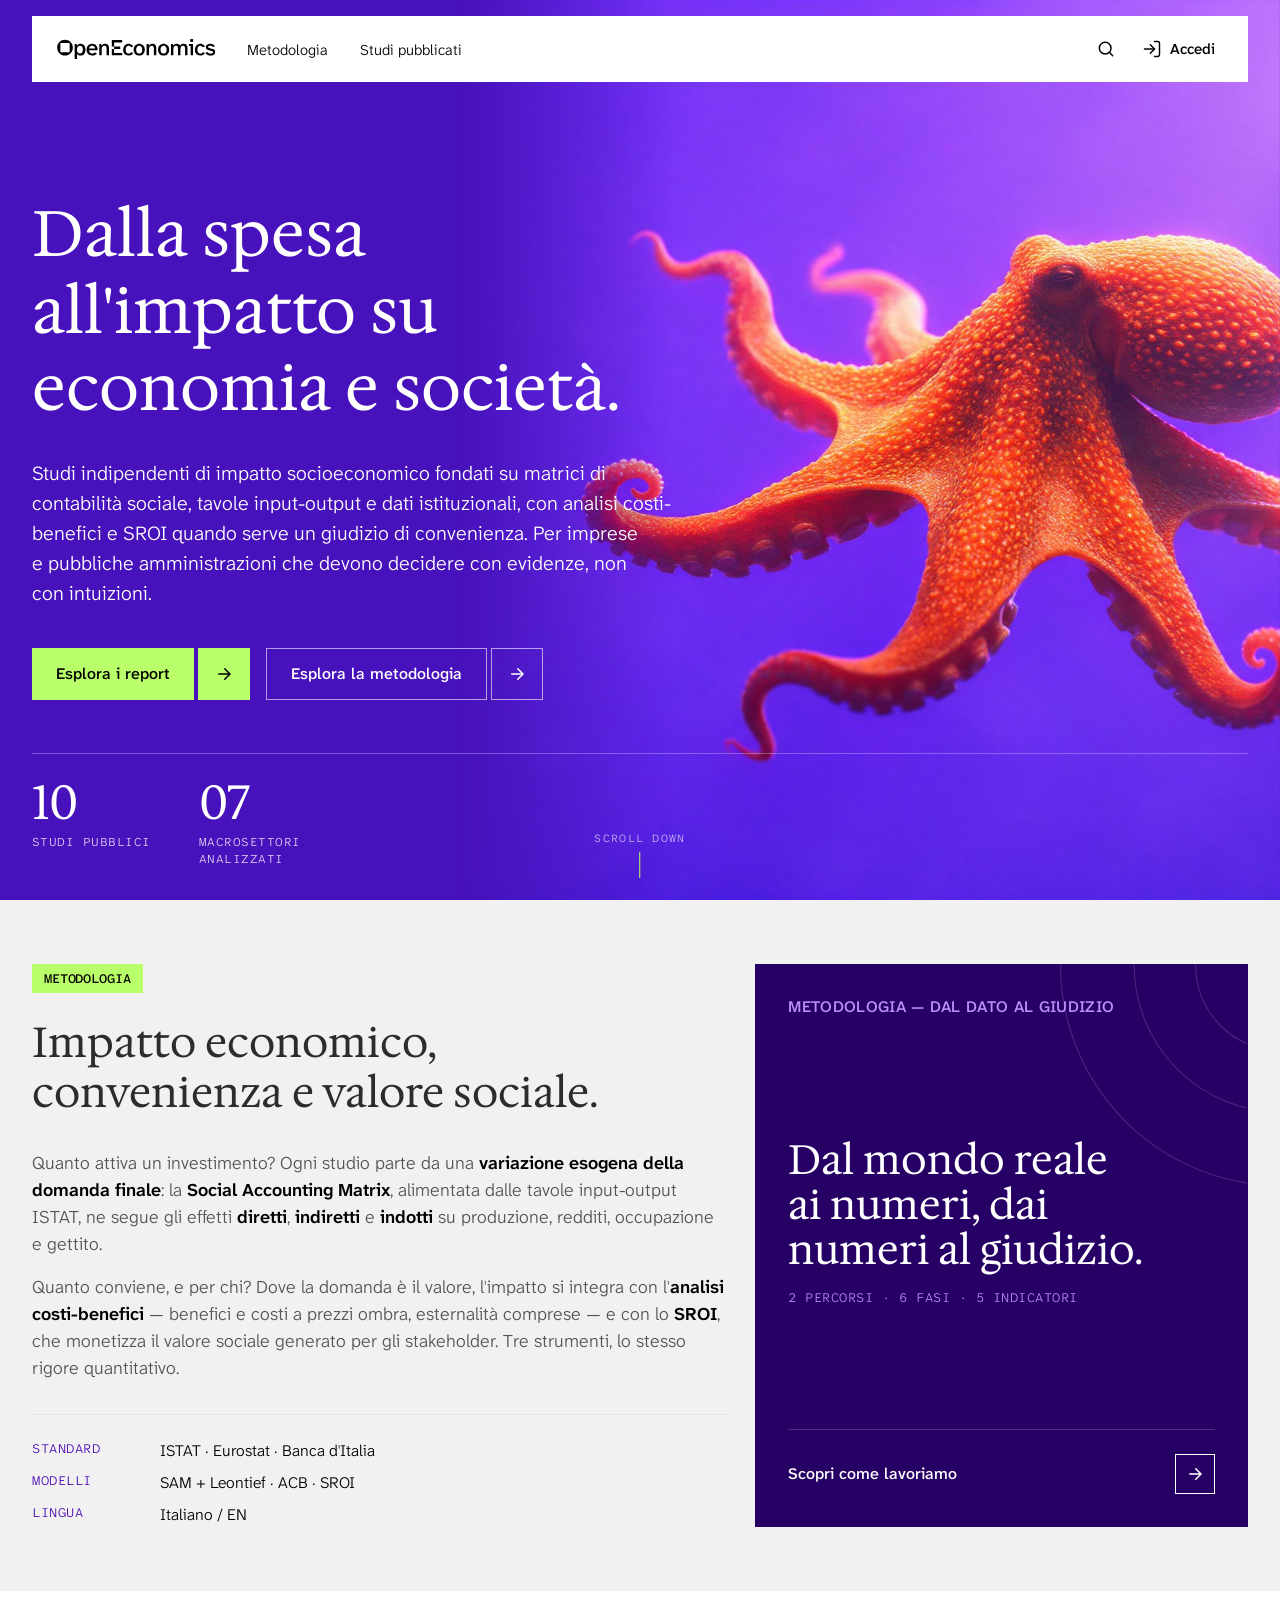
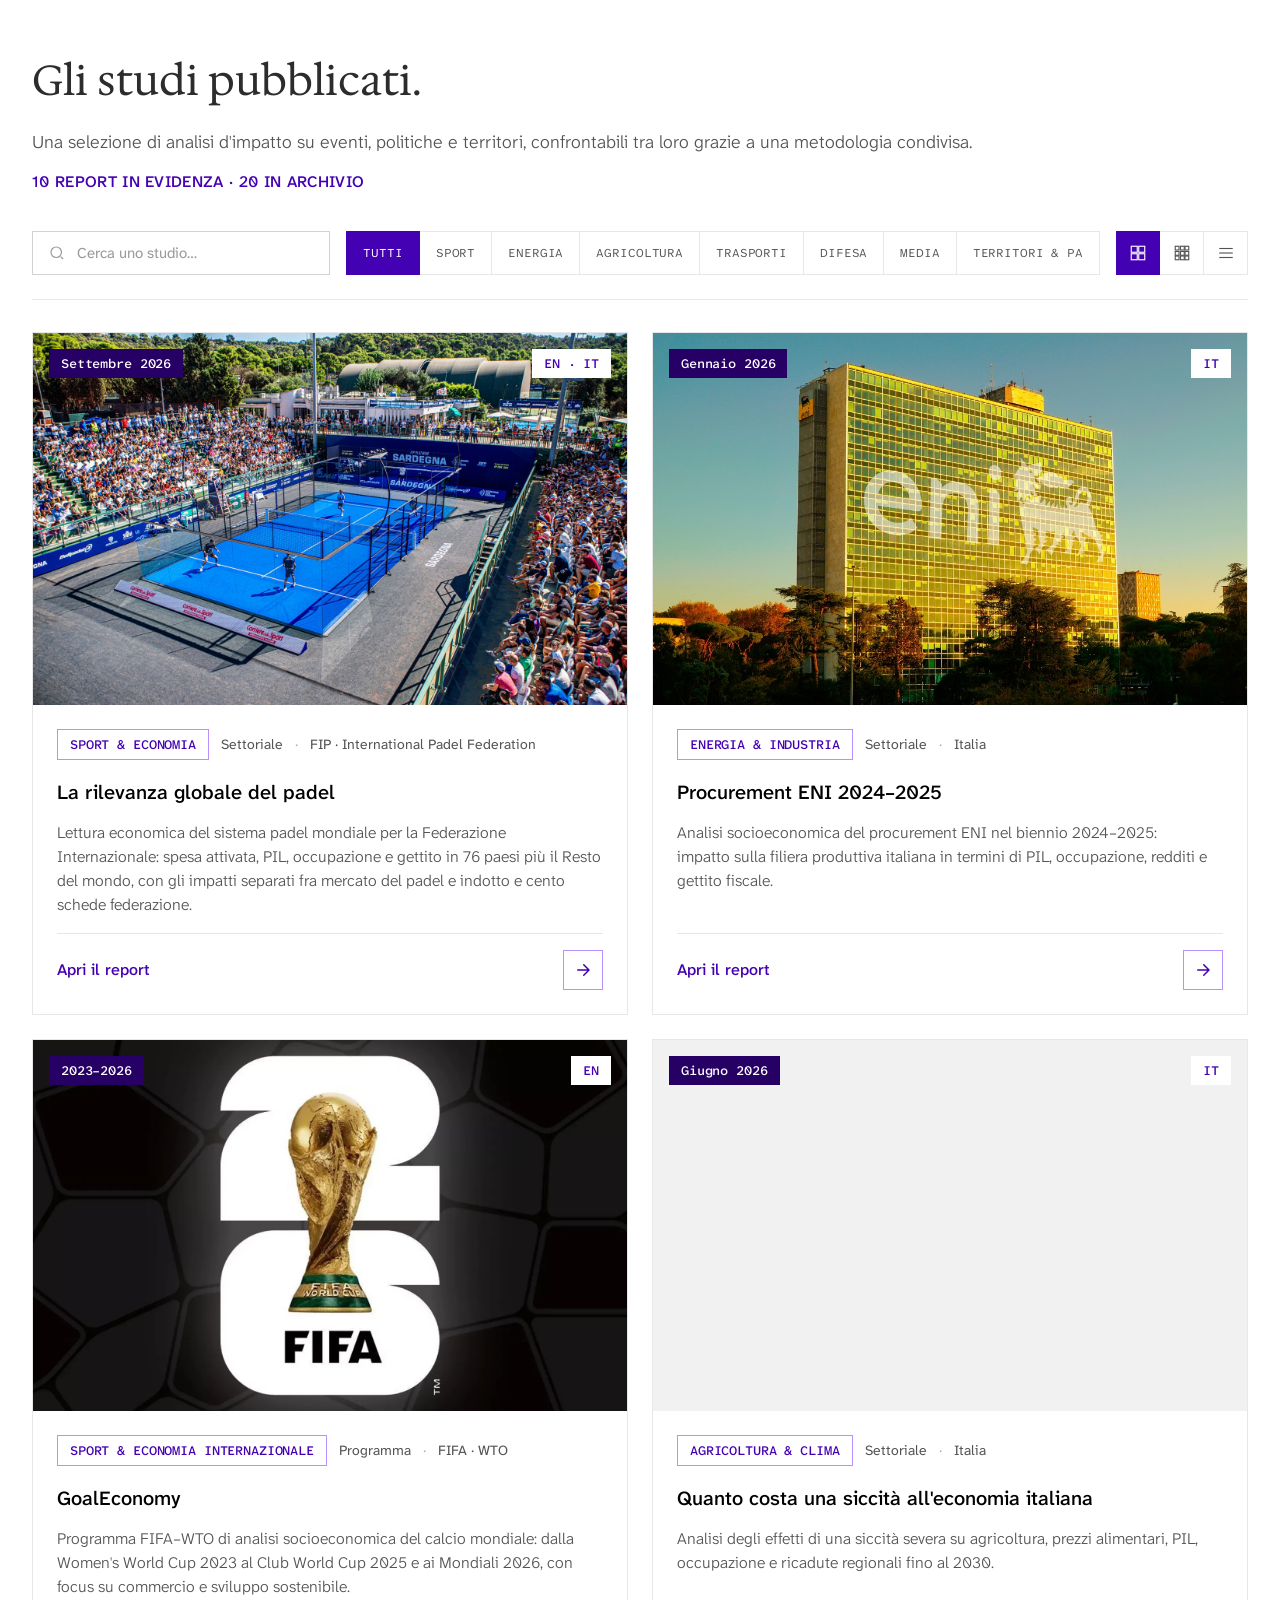
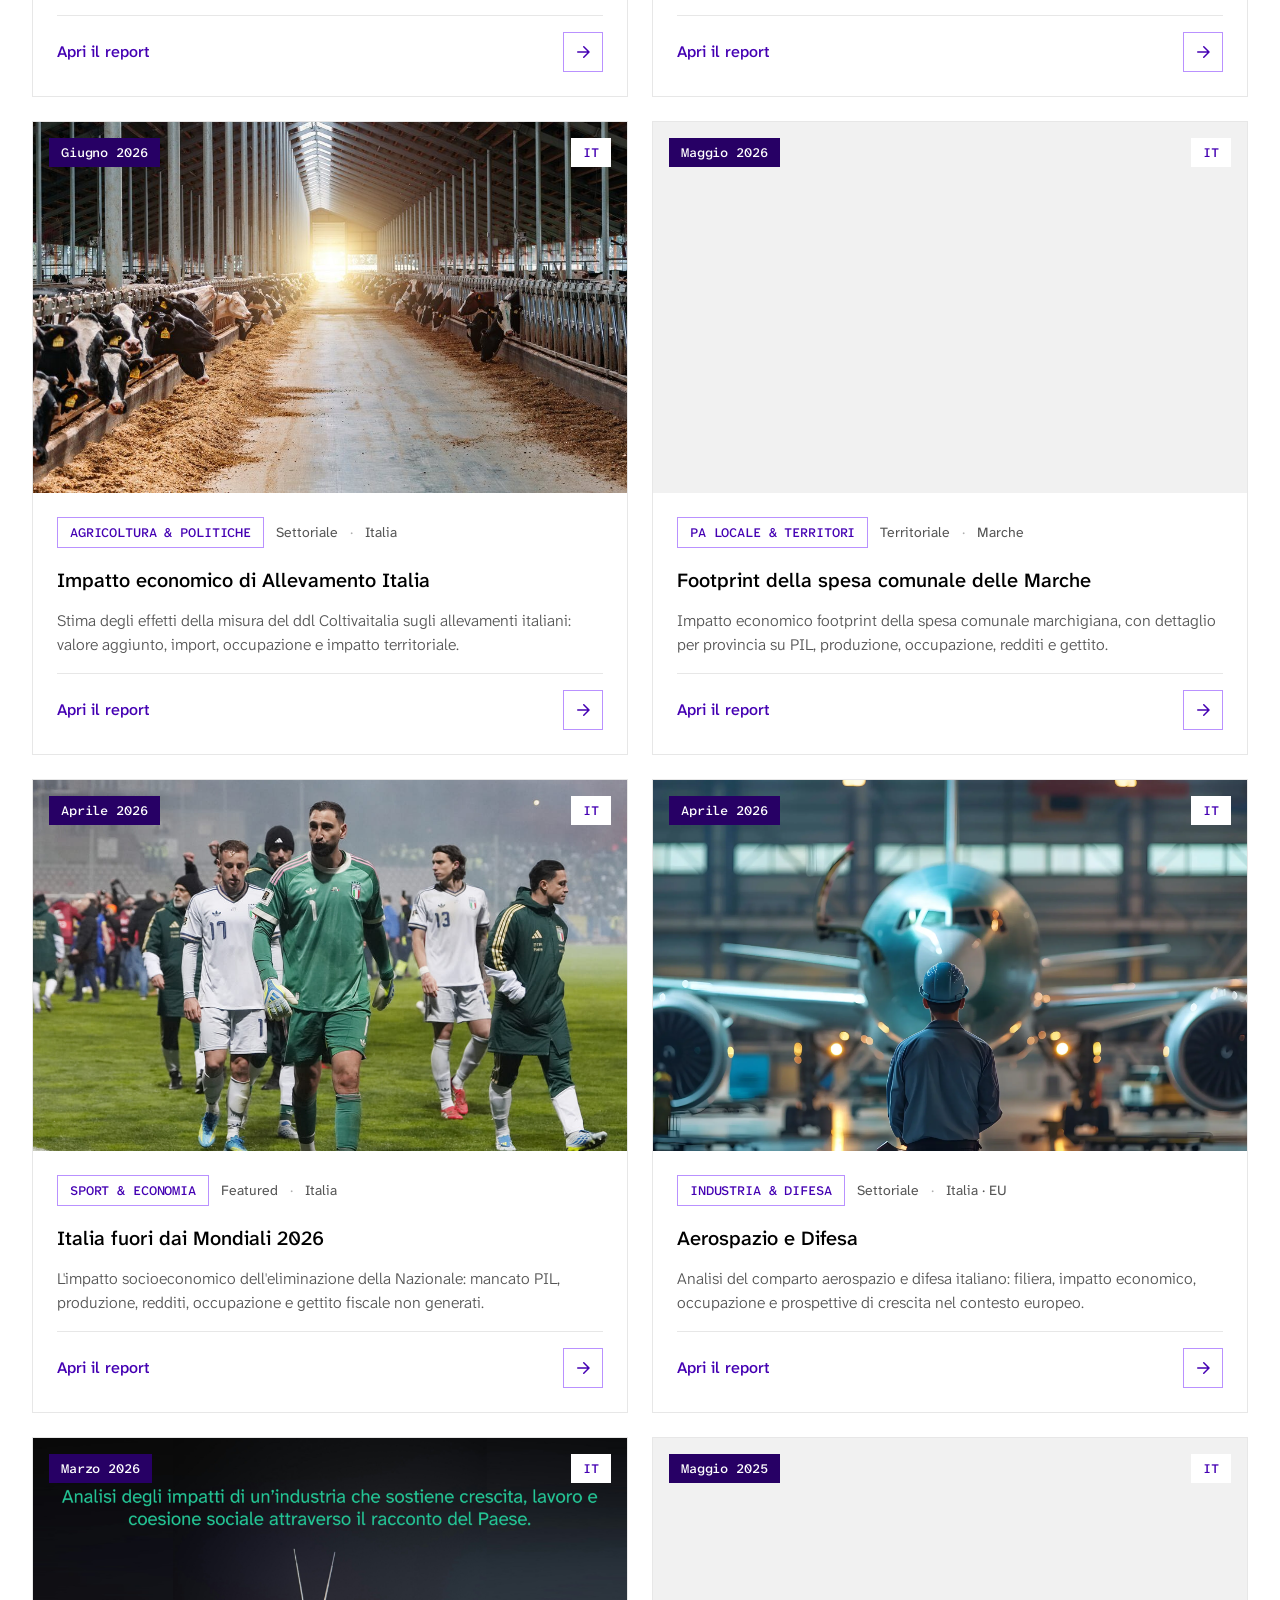
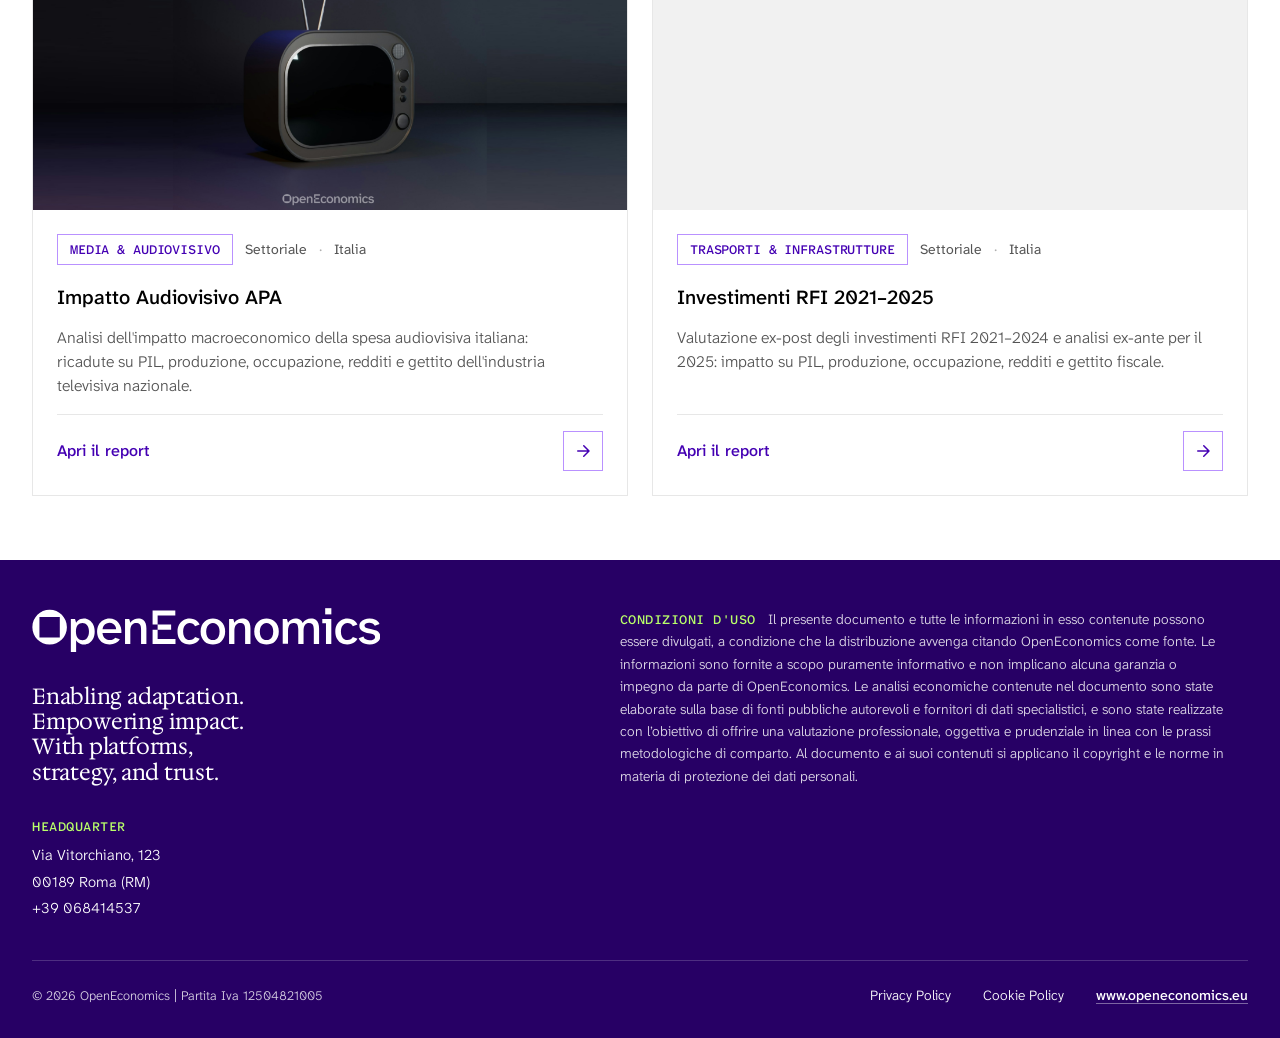
<file: index.html>
<!DOCTYPE html>
<html lang="it">
<head>
<meta charset="UTF-8">
<meta name="viewport" content="width=device-width, initial-scale=1.0">
<meta name="robots" content="noindex, nofollow">
<title>OpenEconomics STUDIES — Analisi d'impatto &amp; ricerca economica</title>
<meta name="description" content="OpenEconomics STUDIES: analisi d'impatto socioeconomico, ricerca quantitativa e studi settoriali basati su modelli di contabilità sociale, tavole input-output e dati istituzionali.">

<link rel="icon" type="image/png" href="media/icons/favicon-black.png">
<link rel="icon" type="image/png" media="(prefers-color-scheme: light)" href="media/icons/favicon-black.png">
<link rel="icon" type="image/png" media="(prefers-color-scheme: dark)" href="media/icons/favicon-white.png">
<link rel="preload" as="image" href="media/img/hero-polpo.jpg">

<!-- Design system OpenEconomics v0.8.0 (copia da design-system/src) -->
<link rel="stylesheet" href="ds-kit/colors_and_type.css">
<link rel="stylesheet" href="ds-kit/components.css">
<link rel="stylesheet" href="studies.css">
</head>
<body>

<!-- ============================================================ BARRA
     Barra bianca sospesa sopra la hero, come sul sito openeconomics.eu.
     Il riquadro bianco sta nel contenitore condiviso (1440 + 32). -->
<header class="site" id="site">
  <div class="oe-container">
    <nav class="site__bar" aria-label="Navigazione principale">
      <a class="site__brand oe-logo-link" href="https://www.openeconomics.eu" target="_blank" rel="noopener">
        <svg class="site__logo" viewBox="0 0 1789 226" fill="currentColor" role="img" aria-label="OpenEconomics" xmlns="http://www.w3.org/2000/svg"><path d="M90.6,9.5c-49,0-88.7,39.8-88.7,89c0,49.1,39.7,89,88.7,89s88.7-39.8,88.7-89C179.3,49.3,139.6,9.5,90.6,9.5z M38.2,151V46h104.6v105H38.2z" /><path d="M199.5,226V57H221l5.6,19.3c2.6-4.6,5.9-8.6,10-11.8c4.1-3.3,8.7-5.7,13.8-7.4s10.7-2.6,16.6-2.6c10.1,0,19.3,2.7,27.6,8c8.4,5.3,15,12.9,20,22.9c4.9,9.9,7.4,21.8,7.4,35.7s-2.5,25.9-7.4,36c-4.9,9.9-11.6,17.6-20,22.9c-8.4,5.1-17.6,7.7-27.6,7.7c-6,0-11.5-0.9-16.6-2.6c-5.1-1.7-9.7-4.2-13.8-7.4c-4.1-3.4-7.4-7.4-10-12.1V226H199.5z M259.1,165.1c9.9,0,17.9-3.9,24-11.6c6.3-7.7,9.5-18.6,9.5-32.6s-3.2-24.9-9.5-32.6c-6.1-7.7-14.2-11.6-24-11.6c-9.9,0-18,3.7-24.3,11c-6.1,7.4-9.2,18.3-9.2,32.9c0,14.4,3.1,25.4,9.2,33.1C241.1,161.4,249.2,165.1,259.1,165.1z" /><path d="M399.1,187.5c-13.5,0-25.1-2.8-34.8-8.5c-9.6-5.8-17-13.7-22.3-23.6c-5.1-10.1-7.7-21.7-7.7-34.7c0-13.5,2.8-25.3,8.4-35.2c5.8-9.9,13.5-17.6,23-22.9c9.7-5.5,20.6-8.2,32.5-8.2c10.1,0,19,2,26.9,5.9c8,3.9,14.7,9.3,20,16.2c5.3,6.8,9.1,14.7,11.5,23.6c2.4,8.7,3.2,18.1,2.6,28H362c0.9,7,2.6,12.9,5.1,17.7c2.6,4.8,5.5,8.6,9,11.3c3.6,2.7,7.3,4.7,11.3,5.9c4.1,1.2,7.9,1.8,11.5,1.8c6.7,0,12.3-1,16.9-3.1c4.8-2.2,8.5-5.1,11.3-8.5l24,7.7c-5.1,8.2-12.2,14.7-21.2,19.5C420.8,185.2,410.5,187.5,399.1,187.5z M362.3,108.6h69.8c-0.2-5.8-1.7-11.1-4.6-15.9c-2.7-5-6.6-8.9-11.5-11.8c-4.9-3.1-10.7-4.6-17.4-4.6c-5.3,0-10.6,1-15.9,3.1c-5.1,2.1-9.6,5.5-13.3,10.3C365.8,94.2,363.5,100.6,362.3,108.6z" /><path d="M477.9,184.4V57h21.7l5.4,18.5c2.2-3.8,5.1-7.2,8.7-10.3c3.8-3.3,8.2-5.8,13.3-7.7c5.3-2.1,11.4-3.1,18.4-3.1c10.4,0,18.7,2.1,24.8,6.2s10.6,9.9,13.3,17.5c2.7,7.5,4.1,16.4,4.1,26.7v79.6h-27.4v-72.2c0-6.3-0.5-12.2-1.5-17.5c-1-5.5-3.3-9.8-6.9-13.1c-3.4-3.3-9-4.9-16.6-4.9c-9.6,0-17,3.4-22.3,10.3c-5.3,6.7-7.9,16.5-7.9,29.5v67.8L477.9,184.4L477.9,184.4z" /><path d="M645.3,158.7V112h-25.9v72.5H737v-25.7h-91.7V158.7z M736.1,38.3V12.6H619.4v71.9h25.9V38.3H736.1z M714.6,84.5h-69.3V112h69.3V84.5z" /><path d="M808.6,187.5c-12.8,0-23.8-2.8-33-8.5c-9-5.8-16-13.7-21-23.6c-4.8-10.1-7.2-21.7-7.2-34.7c0-12.8,2.6-24.2,7.7-34.2c5.3-10.1,12.6-18,22-23.6c9.4-5.7,20.4-8.5,33-8.5c7.5,0,14.5,1.3,21,3.9c6.7,2.4,12.5,5.8,17.7,10.3c5.1,4.5,9.2,9.8,12.3,16.2l-23.8,8.7c-2.6-5.3-6.3-9.3-11.3-12.1c-4.8-2.9-10.1-4.4-16.1-4.4c-5.8,0-11.3,1.5-16.6,4.6c-5.1,3.1-9.3,7.8-12.5,14.1c-3.1,6.3-4.6,14.6-4.6,24.9c0,10.1,1.6,18.5,4.9,25.2c3.2,6.5,7.4,11.3,12.5,14.4c5.1,3.1,10.6,4.6,16.4,4.6c6.5,0,12-1.4,16.6-4.1c4.8-2.9,8.4-6.7,11-11.3l23.8,8.7c-3.6,6.2-8.1,11.5-13.6,15.9c-5.5,4.3-11.5,7.6-18.2,10C823,186.4,816,187.5,808.6,187.5z" /><path d="M929.2,187.5c-7.8,0-15.5-1.3-23-3.9c-7.5-2.6-14.2-6.6-20.2-12.1s-10.8-12.4-14.6-20.8c-3.6-8.4-5.4-18.3-5.4-29.8s1.8-21.4,5.4-29.8c3.8-8.4,8.6-15.3,14.6-20.8s12.7-9.5,20.2-12.1s15.2-3.9,23-3.9s15.4,1.3,22.8,3.9c7.5,2.6,14.2,6.6,20.2,12.1s10.7,12.4,14.3,20.8c3.8,8.4,5.6,18.3,5.6,29.8s-1.9,21.4-5.6,29.8c-3.6,8.4-8.4,15.3-14.3,20.8c-6,5.5-12.7,9.5-20.2,12.1C944.7,186.2,937.1,187.5,929.2,187.5z M929.2,164.9c6,0,11.5-1.5,16.6-4.4c5.3-3.1,9.6-7.9,12.8-14.4s4.9-14.9,4.9-25.2s-1.6-18.6-4.9-24.9c-3.2-6.5-7.5-11.3-12.8-14.4c-5.1-3.1-10.7-4.6-16.6-4.6c-6,0-11.6,1.5-16.9,4.6c-5.3,3.1-9.6,7.9-12.8,14.4c-3.2,6.3-4.9,14.6-4.9,24.9s1.6,18.7,4.9,25.2c3.2,6.5,7.5,11.3,12.8,14.4C917.6,163.4,923.3,164.9,929.2,164.9z" /><path d="M1012.3,184.4V57h21.8l5.4,18.5c2.2-3.8,5.1-7.2,8.7-10.3c3.8-3.3,8.2-5.8,13.3-7.7c5.3-2.1,11.4-3.1,18.4-3.1c10.4,0,18.7,2.1,24.8,6.2c6.1,4.1,10.6,9.9,13.3,17.5c2.7,7.5,4.1,16.4,4.1,26.7v79.6h-27.4v-72.2c0-6.3-0.5-12.2-1.5-17.5c-1-5.5-3.3-9.8-6.9-13.1c-3.4-3.3-8.9-4.9-16.6-4.9c-9.6,0-17,3.4-22.2,10.3c-5.3,6.7-7.9,16.5-7.9,29.5v67.8L1012.3,184.4L1012.3,184.4z" /><path d="M1204.8,187.5c-7.8,0-15.5-1.3-23-3.9c-7.5-2.6-14.2-6.6-20.2-12.1s-10.8-12.4-14.6-20.8c-3.6-8.4-5.4-18.3-5.4-29.8s1.8-21.4,5.4-29.8c3.8-8.4,8.6-15.3,14.6-20.8s12.7-9.5,20.2-12.1s15.2-3.9,23-3.9s15.4,1.3,22.8,3.9c7.5,2.6,14.2,6.6,20.2,12.1s10.8,12.4,14.3,20.8c3.8,8.4,5.6,18.3,5.6,29.8s-1.9,21.4-5.6,29.8c-3.6,8.4-8.4,15.3-14.3,20.8c-6,5.5-12.7,9.5-20.2,12.1C1220.2,186.2,1212.6,187.5,1204.8,187.5z M1204.8,164.9c6,0,11.5-1.5,16.6-4.4c5.3-3.1,9.5-7.9,12.8-14.4c3.2-6.5,4.9-14.9,4.9-25.2s-1.6-18.6-4.9-24.9c-3.2-6.5-7.5-11.3-12.8-14.4c-5.1-3.1-10.7-4.6-16.6-4.6c-6,0-11.6,1.5-16.9,4.6s-9.6,7.9-12.8,14.4c-3.2,6.3-4.9,14.6-4.9,24.9s1.6,18.7,4.9,25.2c3.2,6.5,7.5,11.3,12.8,14.4C1193.2,163.4,1198.8,164.9,1204.8,164.9z" /><path d="M1287.8,184.4V57h21.8l5.4,18.5c2.2-3.8,5-7.2,8.4-10.3c3.6-3.3,7.8-5.8,12.8-7.7c4.9-2.1,10.6-3.1,16.9-3.1c9.9,0,17.8,2,23.8,5.9c6,3.8,10.4,9.2,13.3,16.2c4.9-7.7,11.1-13.3,18.4-16.7c7.5-3.6,15.7-5.4,24.6-5.4c10.2,0,18.3,2.1,24.3,6.2s10.3,9.9,13,17.5s4.1,16.4,4.1,26.7v79.6h-27.1v-72.2c0-6.3-0.6-12.2-1.8-17.5c-1-5.5-3.3-9.8-6.9-13.1c-3.4-3.3-8.8-4.9-16.1-4.9c-8.7,0-15.5,3.3-20.5,10c-4.9,6.5-7.4,16.2-7.4,29v68.6h-27.1v-72.2c0-6.3-0.6-12.2-1.8-17.5c-1-5.5-3.2-9.8-6.7-13.1c-3.4-3.3-8.8-4.9-16.1-4.9c-5.8,0-10.8,1.5-15.1,4.6c-4.3,2.9-7.5,7.4-9.7,13.4c-2.2,5.8-3.3,12.9-3.3,21.3v68.3h-27.2V184.4z" /><path d="M1510,184.4V78.3h-18.9V57h46.3v127.4H1510z" /><path d="M1505.9,1h31.7v31.8h-31.7V1z" /><path d="M1619.1,187.5c-12.8,0-23.8-2.8-33-8.5c-9-5.8-16-13.7-21-23.6c-4.8-10.1-7.2-21.7-7.2-34.7c0-12.8,2.6-24.2,7.7-34.2c5.3-10.1,12.6-18,22-23.6c9.4-5.7,20.4-8.5,33-8.5c7.5,0,14.5,1.3,21,3.9c6.7,2.4,12.5,5.8,17.7,10.3c5.1,4.5,9.2,9.8,12.3,16.2l-23.8,8.7c-2.6-5.3-6.3-9.3-11.3-12.1c-4.8-2.9-10.2-4.4-16.1-4.4c-5.8,0-11.3,1.5-16.6,4.6c-5.1,3.1-9.3,7.8-12.5,14.1c-3.1,6.3-4.6,14.6-4.6,24.9c0,10.1,1.6,18.5,4.9,25.2c3.2,6.5,7.4,11.3,12.5,14.4s10.6,4.6,16.4,4.6c6.5,0,12-1.4,16.6-4.1c4.8-2.9,8.4-6.7,11-11.3l23.8,8.7c-3.6,6.2-8.1,11.5-13.6,15.9c-5.4,4.3-11.5,7.6-18.2,10C1633.4,186.4,1626.4,187.5,1619.1,187.5z" /><path d="M1734.2,187.5c-8.2,0-16.1-1.2-23.8-3.6c-7.5-2.4-14.1-5.9-19.9-10.5c-5.6-4.8-9.9-10.8-12.8-18l24.8-9c1.7,6.3,5.7,11.2,12,14.6c6.3,3.4,13,5.1,19.9,5.1c7.7,0,14.2-1.5,19.7-4.6c5.5-3.3,8.2-7.5,8.2-12.8c0-4.6-2-8.2-5.9-10.8s-10.2-4.7-18.9-6.4l-17.1-3.6c-7.5-1.5-14.2-3.8-20.2-6.7c-5.8-2.9-10.4-6.8-13.8-11.6c-3.2-4.8-4.9-10.8-4.9-18c0-7.9,2.4-14.6,7.2-20.3c4.8-5.7,11.1-9.9,18.9-12.8c8-2.9,16.6-4.4,25.8-4.4c11.1,0,21.4,2.2,30.9,6.7c9.6,4.3,16.5,11.2,20.7,20.8l-24.3,9c-2.2-5-6-8.7-11.3-11.3c-5.1-2.6-10.9-3.9-17.4-3.9c-7.2,0-13,1.4-17.4,4.1s-6.7,6.4-6.7,11c0,4.1,1.5,7.3,4.6,9.5c3.2,2.1,8.3,3.9,15.1,5.4l17.4,3.6c9.2,1.9,17.1,4.3,23.5,7.2c6.6,2.9,11.7,6.8,15.1,11.8c3.4,4.8,5.1,11.1,5.1,19c0,8.4-2.5,15.7-7.4,21.8c-4.9,6-11.5,10.6-19.7,13.9C1753.7,185.9,1744.5,187.5,1734.2,187.5z" /></svg>
      </a>
      <ul class="site__links">
        <li><a class="site__link" href="metodologia/approccio-oe.html">Metodologia</a></li>
        <li><a class="site__link" href="#report">Studi pubblicati</a></li>
      </ul>
      <div class="site__icons">
        <a class="site__icon" id="navSearch" href="/#report" aria-label="Cerca uno studio" title="Cerca uno studio">
          <svg viewBox="0 0 24 24" aria-hidden="true"><circle cx="11" cy="11" r="7"/><path d="m20 20-3.4-3.4"/></svg>
        </a>
        <a class="site__icon site__icon--label" href="https://studies.openeconomics.sites.oeapp.eu/private/index.html" aria-label="Accedi all'area riservata" title="Accedi all'area riservata">
          <svg viewBox="0 0 24 24" aria-hidden="true"><path d="M15 3h4a2 2 0 0 1 2 2v14a2 2 0 0 1-2 2h-4"/><polyline points="10 17 15 12 10 7"/><line x1="15" y1="12" x2="3" y2="12"/></svg>
          <span>Accedi</span>
        </a>
      </div>
    </nav>
  </div>
</header>

<!-- ============================================================ HERO
     Impianto della hero del sito openeconomics.eu: fondo viola a tutta
     fascia, soggetto caldo a destra, titolo serif e azioni a sinistra. -->
<section class="hero" id="hero">
  <div class="hero__media" aria-hidden="true">
    <img src="media/img/hero-polpo.jpg" srcset="media/img/hero-polpo-1280.jpg 1280w, media/img/hero-polpo.jpg 2048w" sizes="100vw" alt="" decoding="async" fetchpriority="high">
  </div>
  <div class="oe-container hero__inner">
    <div class="hero__text">
      <h1 class="hero__title">
        <span>Dalla spesa</span>
        <span>all'impatto su</span>
        <span>economia e società.</span>
      </h1>
      <p class="hero__lede">
        Studi indipendenti di impatto socioeconomico fondati su matrici di contabilità sociale,
        tavole input-output e dati istituzionali, con analisi costi-benefici e SROI quando
        serve un giudizio di convenienza. Per imprese e pubbliche amministrazioni
        che devono decidere con evidenze, non con intuizioni.
      </p>
      <div class="hero__actions">
        <a class="cta-tile cta-tile--pop" href="#report"><span class="cta-tile__label">Esplora i report</span><span class="cta-tile__arrow" aria-hidden="true"><svg viewBox="0 0 24 24"><path d="M5 12h14M13 5l7 7-7 7"/></svg></span></a>
        <a class="cta-tile cta-tile--ghost" href="#metodologia"><span class="cta-tile__label">Esplora la metodologia</span><span class="cta-tile__arrow" aria-hidden="true"><svg viewBox="0 0 24 24"><path d="M5 12h14M13 5l7 7-7 7"/></svg></span></a>
      </div>
    </div>

    <div class="hero__foot">
      <div class="hero__stats">
        <div class="hero__stat">
          <div class="oe-stat__num">10</div>
          <div class="oe-stat__label hero__stat-label">Studi pubblici</div>
        </div>
        <div class="hero__stat">
          <div class="oe-stat__num">07</div>
          <div class="oe-stat__label hero__stat-label">Macrosettori<br>analizzati</div>
        </div>
      </div>
    </div>
  </div>
  <p class="oe-hero-analisi__cue" aria-hidden="true">Scroll down<span></span></p>
</section>

<!-- ============================================================ METODOLOGIA
     Fascia grigia (.oe-band--elev): le sezioni alternano grigio e bianco. -->
<section class="oe-band oe-band--elev method" id="metodologia">
  <div class="oe-container">
    <div class="oe-grid">
      <div class="oe-col-7 oe-col-m-8 method__text">
        <span class="oe-tag-chip oe-tag-chip--lime">Metodologia</span>
        <h2 class="section-title">Impatto economico, convenienza e valore sociale.</h2>
        <p>
          Quanto attiva un investimento? Ogni studio parte da una <strong>variazione esogena
          della domanda finale</strong>: la <strong>Social Accounting Matrix</strong>, alimentata
          dalle tavole input-output ISTAT, ne segue gli effetti <strong>diretti</strong>,
          <strong>indiretti</strong> e <strong>indotti</strong> su produzione, redditi,
          occupazione e gettito.
        </p>
        <p>
          Quanto conviene, e per chi? Dove la domanda è il valore, l'impatto si integra con
          l'<strong>analisi costi-benefici</strong> — benefici e costi a prezzi ombra,
          esternalità comprese — e con lo <strong>SROI</strong>, che monetizza il valore sociale
          generato per gli stakeholder. Tre strumenti, lo stesso rigore quantitativo.
        </p>
        <dl class="method__meta">
          <div><dt>Standard</dt><dd>ISTAT · Eurostat · Banca d'Italia</dd></div>
          <div><dt>Modelli</dt><dd>SAM + Leontief · ACB · SROI</dd></div>
          <div><dt>Lingua</dt><dd>Italiano / EN</dd></div>
        </dl>
      </div>

      <div class="oe-col-5 oe-col-m-8">
        <a class="method-card" href="metodologia/approccio-oe.html" aria-label="Apri la pagina della metodologia">
          <svg class="method-card__rings" viewBox="0 0 400 400" aria-hidden="true">
            <circle cx="200" cy="200" r="70"/><circle cx="200" cy="200" r="120"/><circle cx="200" cy="200" r="180"/>
          </svg>
          <span class="oe-eyebrow method-card__label">Metodologia — Dal dato al giudizio</span>
          <span class="method-card__body">
            <span class="oe-display-sm method-card__headline">Dal mondo reale ai numeri, dai numeri al giudizio.</span>
            <span class="method-card__sub">2 percorsi · 6 fasi · 5 indicatori</span>
          </span>
          <span class="method-card__foot">
            <span>Scopri come lavoriamo</span>
            <span class="arrow-box" aria-hidden="true"><svg viewBox="0 0 24 24"><path d="M5 12h14M13 5l7 7-7 7"/></svg></span>
          </span>
        </a>
      </div>
    </div>
  </div>
</section>

<!-- ============================================================ STUDI PUBBLICATI
     Filtro per categoria, ricerca testuale e tre viste (griglia,
     compatta, lista). La ricerca dalla lente in barra legge queste card. -->
<section class="oe-band reports" id="report">
  <div class="oe-container">
    <header class="reports__head">
      <h2 class="section-title">Gli studi pubblicati.</h2>
      <p class="reports__lede">
        Una selezione di analisi d'impatto su eventi, politiche e territori,
        confrontabili tra loro grazie a una metodologia condivisa.
      </p>
      <div class="oe-eyebrow reports__count">10 report in evidenza · 20 in archivio</div>
    </header>

    <div class="reports__filters">
      <label class="oe-search reports__search">
        <svg viewBox="0 0 24 24" fill="none" stroke="currentColor" stroke-width="1.6" aria-hidden="true"><circle cx="11" cy="11" r="7"/><path d="m20 20-3.2-3.2"/></svg>
        <input type="search" class="oe-input" id="reportsSearch" placeholder="Cerca uno studio…" aria-label="Cerca uno studio">
      </label>
      <div class="oe-segment reports__cats" role="group" aria-label="Filtra per categoria">
        <button type="button" class="oe-segment__btn is-active" data-cat="all" aria-pressed="true">Tutti</button>
        <button type="button" class="oe-segment__btn" data-cat="sport" aria-pressed="false">Sport</button>
        <button type="button" class="oe-segment__btn" data-cat="energia" aria-pressed="false">Energia</button>
        <button type="button" class="oe-segment__btn" data-cat="agricoltura" aria-pressed="false">Agricoltura</button>
        <button type="button" class="oe-segment__btn" data-cat="trasporti" aria-pressed="false">Trasporti</button>
        <button type="button" class="oe-segment__btn" data-cat="difesa" aria-pressed="false">Difesa</button>
        <button type="button" class="oe-segment__btn" data-cat="media" aria-pressed="false">Media</button>
        <button type="button" class="oe-segment__btn" data-cat="territori" aria-pressed="false">Territori &amp; PA</button>
      </div>
      <div class="oe-segment reports__views" role="group" aria-label="Visualizzazione">
        <button type="button" class="oe-segment__btn is-active" data-view="grid" aria-label="Griglia" title="Griglia" aria-pressed="true">
          <svg viewBox="0 0 24 24" aria-hidden="true"><rect x="3" y="3" width="8" height="8"/><rect x="13" y="3" width="8" height="8"/><rect x="3" y="13" width="8" height="8"/><rect x="13" y="13" width="8" height="8"/></svg>
        </button>
        <button type="button" class="oe-segment__btn" data-view="compact" aria-label="Griglia compatta" title="Compatta" aria-pressed="false">
          <svg viewBox="0 0 24 24" aria-hidden="true"><rect x="3" y="3" width="5" height="5"/><rect x="10" y="3" width="5" height="5"/><rect x="16" y="3" width="5" height="5"/><rect x="3" y="10" width="5" height="5"/><rect x="10" y="10" width="5" height="5"/><rect x="16" y="10" width="5" height="5"/><rect x="3" y="16" width="5" height="5"/><rect x="10" y="16" width="5" height="5"/><rect x="16" y="16" width="5" height="5"/></svg>
        </button>
        <button type="button" class="oe-segment__btn" data-view="list" aria-label="Lista" title="Lista" aria-pressed="false">
          <svg viewBox="0 0 24 24" aria-hidden="true"><line x1="3" y1="6" x2="21" y2="6"/><line x1="3" y1="12" x2="21" y2="12"/><line x1="3" y1="18" x2="21" y2="18"/></svg>
        </button>
      </div>
    </div>
    <p class="reports__empty" id="reportsEmpty" hidden>Nessuno studio corrisponde alla ricerca.</p>

    <div class="reports__list" id="reportsList">

      <a class="study" data-cat="sport" data-client="fip" href="/studies/FIP/world_padel_analysis.html">
        <div class="study__media">
          <img src="media/img/hero-padel-sardegna.jpg" alt="" loading="lazy" decoding="async">
          <span class="study__date">Settembre 2026</span>
          <span class="study__lang">EN · IT</span>
        </div>
        <div class="study__body">
          <div class="study__meta">
            <span class="oe-tag-chip oe-tag-chip--default study__cat">Sport &amp; Economia</span>
            <span>Settoriale</span>
            <span aria-hidden="true">·</span>
            <span>FIP · International Padel Federation</span>
          </div>
          <h3 class="oe-card__title study__title">La rilevanza globale del padel</h3>
          <p class="study__desc">Lettura economica del sistema padel mondiale per la Federazione Internazionale: spesa attivata, PIL, occupazione e gettito in 76 paesi più il Resto del mondo, con gli impatti separati fra mercato del padel e indotto e cento schede federazione.</p>
          <div class="study__cta"><span>Apri il report</span><span class="arrow-box" aria-hidden="true"><svg viewBox="0 0 24 24"><path d="M5 12h14M13 5l7 7-7 7"/></svg></span></div>
        </div>
      </a>

      <a class="study" data-cat="energia" data-client="eni" href="https://kiuaarte.elementor.cloud" target="_blank" rel="noopener noreferrer">
        <div class="study__media">
          <img src="media/img/hero-eni-palazzo.jpg" alt="" loading="lazy" decoding="async">
          <span class="study__date">Gennaio 2026</span>
          <span class="study__lang">IT</span>
        </div>
        <div class="study__body">
          <div class="study__meta">
            <span class="oe-tag-chip oe-tag-chip--default study__cat">Energia &amp; Industria</span>
            <span>Settoriale</span>
            <span aria-hidden="true">·</span>
            <span>Italia</span>
          </div>
          <h3 class="oe-card__title study__title">Procurement ENI 2024–2025</h3>
          <p class="study__desc">Analisi socioeconomica del procurement ENI nel biennio 2024–2025: impatto sulla filiera produttiva italiana in termini di PIL, occupazione, redditi e gettito fiscale.</p>
          <div class="study__cta"><span>Apri il report</span><span class="arrow-box" aria-hidden="true"><svg viewBox="0 0 24 24"><path d="M5 12h14M13 5l7 7-7 7"/></svg></span></div>
        </div>
      </a>

      <a class="study" data-cat="sport" data-client="fifa" href="https://goaleconomy.org" target="_blank" rel="noopener noreferrer">
        <div class="study__media">
          <img src="media/loghi/goaleconomy.webp" alt="" loading="lazy" decoding="async">
          <span class="study__date">2023–2026</span>
          <span class="study__lang">EN</span>
        </div>
        <div class="study__body">
          <div class="study__meta">
            <span class="oe-tag-chip oe-tag-chip--default study__cat">Sport &amp; Economia Internazionale</span>
            <span>Programma</span>
            <span aria-hidden="true">·</span>
            <span>FIFA · WTO</span>
          </div>
          <h3 class="oe-card__title study__title">GoalEconomy</h3>
          <p class="study__desc">Programma FIFA–WTO di analisi socioeconomica del calcio mondiale: dalla Women's World Cup 2023 al Club World Cup 2025 e ai Mondiali 2026, con focus su commercio e sviluppo sostenibile.</p>
          <div class="study__cta"><span>Apri il report</span><span class="arrow-box" aria-hidden="true"><svg viewBox="0 0 24 24"><path d="M5 12h14M13 5l7 7-7 7"/></svg></span></div>
        </div>
      </a>

      <a class="study" data-cat="agricoltura" data-client="agricolo" href="/studies/agricoltura/Siccita_Impatto_Agricoltura_Economia.html">
        <div class="study__media">
          <img src="media/img/thumb-siccita.jpg" alt="" loading="lazy" decoding="async">
          <span class="study__date">Giugno 2026</span>
          <span class="study__lang">IT</span>
        </div>
        <div class="study__body">
          <div class="study__meta">
            <span class="oe-tag-chip oe-tag-chip--default study__cat">Agricoltura &amp; Clima</span>
            <span>Settoriale</span>
            <span aria-hidden="true">·</span>
            <span>Italia</span>
          </div>
          <h3 class="oe-card__title study__title">Quanto costa una siccità all'economia italiana</h3>
          <p class="study__desc">Analisi degli effetti di una siccità severa su agricoltura, prezzi alimentari, PIL, occupazione e ricadute regionali fino al 2030.</p>
          <div class="study__cta"><span>Apri il report</span><span class="arrow-box" aria-hidden="true"><svg viewBox="0 0 24 24"><path d="M5 12h14M13 5l7 7-7 7"/></svg></span></div>
        </div>
      </a>

      <a class="study" data-cat="agricoltura" data-client="agricolo" href="/studies/agricoltura/OpenEconomics_Impatto_Coltivaitalia.html">
        <div class="study__media">
          <img src="media/img/thumb-coltivaitalia.jpg" alt="" loading="lazy" decoding="async">
          <span class="study__date">Giugno 2026</span>
          <span class="study__lang">IT</span>
        </div>
        <div class="study__body">
          <div class="study__meta">
            <span class="oe-tag-chip oe-tag-chip--default study__cat">Agricoltura &amp; Politiche</span>
            <span>Settoriale</span>
            <span aria-hidden="true">·</span>
            <span>Italia</span>
          </div>
          <h3 class="oe-card__title study__title">Impatto economico di Allevamento Italia</h3>
          <p class="study__desc">Stima degli effetti della misura del ddl Coltivaitalia sugli allevamenti italiani: valore aggiunto, import, occupazione e impatto territoriale.</p>
          <div class="study__cta"><span>Apri il report</span><span class="arrow-box" aria-hidden="true"><svg viewBox="0 0 24 24"><path d="M5 12h14M13 5l7 7-7 7"/></svg></span></div>
        </div>
      </a>

      <a class="study" data-cat="territori" data-client="entilocali" href="studies/regionali/marche.html">
        <div class="study__media">
          <img src="media/img/hero-marche.jpg" alt="" loading="lazy" decoding="async">
          <span class="study__date">Maggio 2026</span>
          <span class="study__lang">IT</span>
        </div>
        <div class="study__body">
          <div class="study__meta">
            <span class="oe-tag-chip oe-tag-chip--default study__cat">PA Locale &amp; Territori</span>
            <span>Territoriale</span>
            <span aria-hidden="true">·</span>
            <span>Marche</span>
          </div>
          <h3 class="oe-card__title study__title">Footprint della spesa comunale delle Marche</h3>
          <p class="study__desc">Impatto economico footprint della spesa comunale marchigiana, con dettaglio per provincia su PIL, produzione, occupazione, redditi e gettito.</p>
          <div class="study__cta"><span>Apri il report</span><span class="arrow-box" aria-hidden="true"><svg viewBox="0 0 24 24"><path d="M5 12h14M13 5l7 7-7 7"/></svg></span></div>
        </div>
      </a>

      <a class="study" data-cat="sport" data-client="fifa" href="studies/ITALIA_WC26.html">
        <div class="study__media">
          <img src="media/img/hero-wc26.jpg" alt="" loading="lazy" decoding="async" style="object-position:center top">
          <span class="study__date">Aprile 2026</span>
          <span class="study__lang">IT</span>
        </div>
        <div class="study__body">
          <div class="study__meta">
            <span class="oe-tag-chip oe-tag-chip--default study__cat">Sport &amp; Economia</span>
            <span>Featured</span>
            <span aria-hidden="true">·</span>
            <span>Italia</span>
          </div>
          <h3 class="oe-card__title study__title">Italia fuori dai Mondiali 2026</h3>
          <p class="study__desc">L'impatto socioeconomico dell'eliminazione della Nazionale: mancato PIL, produzione, redditi, occupazione e gettito fiscale non generati.</p>
          <div class="study__cta"><span>Apri il report</span><span class="arrow-box" aria-hidden="true"><svg viewBox="0 0 24 24"><path d="M5 12h14M13 5l7 7-7 7"/></svg></span></div>
        </div>
      </a>

      <a class="study" data-cat="difesa" data-client="ad" href="studies/Aerospazio_Difesa.html">
        <div class="study__media">
          <img src="media/img/hero-aerospazio.webp" alt="" loading="lazy" decoding="async">
          <span class="study__date">Aprile 2026</span>
          <span class="study__lang">IT</span>
        </div>
        <div class="study__body">
          <div class="study__meta">
            <span class="oe-tag-chip oe-tag-chip--default study__cat">Industria &amp; Difesa</span>
            <span>Settoriale</span>
            <span aria-hidden="true">·</span>
            <span>Italia · EU</span>
          </div>
          <h3 class="oe-card__title study__title">Aerospazio e Difesa</h3>
          <p class="study__desc">Analisi del comparto aerospazio e difesa italiano: filiera, impatto economico, occupazione e prospettive di crescita nel contesto europeo.</p>
          <div class="study__cta"><span>Apri il report</span><span class="arrow-box" aria-hidden="true"><svg viewBox="0 0 24 24"><path d="M5 12h14M13 5l7 7-7 7"/></svg></span></div>
        </div>
      </a>

      <a class="study" data-cat="media" data-client="apa" href="https://alessiogranella.github.io/oe-caso-studio-audiovisivo/">
        <div class="study__media study__media--dark">
          <img src="media/img/thumb-apa.png" alt="" loading="lazy" decoding="async">
          <span class="study__date">Marzo 2026</span>
          <span class="study__lang">IT</span>
        </div>
        <div class="study__body">
          <div class="study__meta">
            <span class="oe-tag-chip oe-tag-chip--default study__cat">Media &amp; Audiovisivo</span>
            <span>Settoriale</span>
            <span aria-hidden="true">·</span>
            <span>Italia</span>
          </div>
          <h3 class="oe-card__title study__title">Impatto Audiovisivo APA</h3>
          <p class="study__desc">Analisi dell'impatto macroeconomico della spesa audiovisiva italiana: ricadute su PIL, produzione, occupazione, redditi e gettito dell'industria televisiva nazionale.</p>
          <div class="study__cta"><span>Apri il report</span><span class="arrow-box" aria-hidden="true"><svg viewBox="0 0 24 24"><path d="M5 12h14M13 5l7 7-7 7"/></svg></span></div>
        </div>
      </a>

      <a class="study" data-cat="trasporti" data-client="rfi" href="https://alessiogranella.github.io/oe-caso-studio-rfi-2025/">
        <div class="study__media">
          <img src="media/loghi/rfi.jpg" alt="" loading="lazy" decoding="async">
          <span class="study__date">Maggio 2025</span>
          <span class="study__lang">IT</span>
        </div>
        <div class="study__body">
          <div class="study__meta">
            <span class="oe-tag-chip oe-tag-chip--default study__cat">Trasporti &amp; Infrastrutture</span>
            <span>Settoriale</span>
            <span aria-hidden="true">·</span>
            <span>Italia</span>
          </div>
          <h3 class="oe-card__title study__title">Investimenti RFI 2021–2025</h3>
          <p class="study__desc">Valutazione ex-post degli investimenti RFI 2021–2024 e analisi ex-ante per il 2025: impatto su PIL, produzione, occupazione, redditi e gettito fiscale.</p>
          <div class="study__cta"><span>Apri il report</span><span class="arrow-box" aria-hidden="true"><svg viewBox="0 0 24 24"><path d="M5 12h14M13 5l7 7-7 7"/></svg></span></div>
        </div>
      </a>

    </div>
    <!-- Nessuna card in coda alla lista: l'accesso all'area riservata sta
         nell'icona in barra, e i lavori in corso non si annunciano qui fuori. -->
  </div>
</section>

<!-- ============================================================ FOOTER
     Footer Analisi del design system v0.7.1 (UI Blocks · Footer Analisi),
     markup statico e testi del componente, senza modifiche. -->
<footer class="oe-footer oe-footer--analisi">
  <div class="oe-footer__inner">
    <div class="oe-footer__top">
      <div class="oe-footer__brand">
        <a class="oe-logo-link" href="https://www.openeconomics.eu" target="_blank" rel="noopener"><svg class="oe-footer__logo" viewBox="0 0 1789 226" fill="currentColor" role="img" aria-label="OpenEconomics" xmlns="http://www.w3.org/2000/svg"><path d="M90.6,9.5c-49,0-88.7,39.8-88.7,89c0,49.1,39.7,89,88.7,89s88.7-39.8,88.7-89C179.3,49.3,139.6,9.5,90.6,9.5z M38.2,151V46h104.6v105H38.2z" /><path d="M199.5,226V57H221l5.6,19.3c2.6-4.6,5.9-8.6,10-11.8c4.1-3.3,8.7-5.7,13.8-7.4s10.7-2.6,16.6-2.6c10.1,0,19.3,2.7,27.6,8c8.4,5.3,15,12.9,20,22.9c4.9,9.9,7.4,21.8,7.4,35.7s-2.5,25.9-7.4,36c-4.9,9.9-11.6,17.6-20,22.9c-8.4,5.1-17.6,7.7-27.6,7.7c-6,0-11.5-0.9-16.6-2.6c-5.1-1.7-9.7-4.2-13.8-7.4c-4.1-3.4-7.4-7.4-10-12.1V226H199.5z M259.1,165.1c9.9,0,17.9-3.9,24-11.6c6.3-7.7,9.5-18.6,9.5-32.6s-3.2-24.9-9.5-32.6c-6.1-7.7-14.2-11.6-24-11.6c-9.9,0-18,3.7-24.3,11c-6.1,7.4-9.2,18.3-9.2,32.9c0,14.4,3.1,25.4,9.2,33.1C241.1,161.4,249.2,165.1,259.1,165.1z" /><path d="M399.1,187.5c-13.5,0-25.1-2.8-34.8-8.5c-9.6-5.8-17-13.7-22.3-23.6c-5.1-10.1-7.7-21.7-7.7-34.7c0-13.5,2.8-25.3,8.4-35.2c5.8-9.9,13.5-17.6,23-22.9c9.7-5.5,20.6-8.2,32.5-8.2c10.1,0,19,2,26.9,5.9c8,3.9,14.7,9.3,20,16.2c5.3,6.8,9.1,14.7,11.5,23.6c2.4,8.7,3.2,18.1,2.6,28H362c0.9,7,2.6,12.9,5.1,17.7c2.6,4.8,5.5,8.6,9,11.3c3.6,2.7,7.3,4.7,11.3,5.9c4.1,1.2,7.9,1.8,11.5,1.8c6.7,0,12.3-1,16.9-3.1c4.8-2.2,8.5-5.1,11.3-8.5l24,7.7c-5.1,8.2-12.2,14.7-21.2,19.5C420.8,185.2,410.5,187.5,399.1,187.5z M362.3,108.6h69.8c-0.2-5.8-1.7-11.1-4.6-15.9c-2.7-5-6.6-8.9-11.5-11.8c-4.9-3.1-10.7-4.6-17.4-4.6c-5.3,0-10.6,1-15.9,3.1c-5.1,2.1-9.6,5.5-13.3,10.3C365.8,94.2,363.5,100.6,362.3,108.6z" /><path d="M477.9,184.4V57h21.7l5.4,18.5c2.2-3.8,5.1-7.2,8.7-10.3c3.8-3.3,8.2-5.8,13.3-7.7c5.3-2.1,11.4-3.1,18.4-3.1c10.4,0,18.7,2.1,24.8,6.2s10.6,9.9,13.3,17.5c2.7,7.5,4.1,16.4,4.1,26.7v79.6h-27.4v-72.2c0-6.3-0.5-12.2-1.5-17.5c-1-5.5-3.3-9.8-6.9-13.1c-3.4-3.3-9-4.9-16.6-4.9c-9.6,0-17,3.4-22.3,10.3c-5.3,6.7-7.9,16.5-7.9,29.5v67.8L477.9,184.4L477.9,184.4z" /><path d="M645.3,158.7V112h-25.9v72.5H737v-25.7h-91.7V158.7z M736.1,38.3V12.6H619.4v71.9h25.9V38.3H736.1z M714.6,84.5h-69.3V112h69.3V84.5z" /><path d="M808.6,187.5c-12.8,0-23.8-2.8-33-8.5c-9-5.8-16-13.7-21-23.6c-4.8-10.1-7.2-21.7-7.2-34.7c0-12.8,2.6-24.2,7.7-34.2c5.3-10.1,12.6-18,22-23.6c9.4-5.7,20.4-8.5,33-8.5c7.5,0,14.5,1.3,21,3.9c6.7,2.4,12.5,5.8,17.7,10.3c5.1,4.5,9.2,9.8,12.3,16.2l-23.8,8.7c-2.6-5.3-6.3-9.3-11.3-12.1c-4.8-2.9-10.1-4.4-16.1-4.4c-5.8,0-11.3,1.5-16.6,4.6c-5.1,3.1-9.3,7.8-12.5,14.1c-3.1,6.3-4.6,14.6-4.6,24.9c0,10.1,1.6,18.5,4.9,25.2c3.2,6.5,7.4,11.3,12.5,14.4c5.1,3.1,10.6,4.6,16.4,4.6c6.5,0,12-1.4,16.6-4.1c4.8-2.9,8.4-6.7,11-11.3l23.8,8.7c-3.6,6.2-8.1,11.5-13.6,15.9c-5.5,4.3-11.5,7.6-18.2,10C823,186.4,816,187.5,808.6,187.5z" /><path d="M929.2,187.5c-7.8,0-15.5-1.3-23-3.9c-7.5-2.6-14.2-6.6-20.2-12.1s-10.8-12.4-14.6-20.8c-3.6-8.4-5.4-18.3-5.4-29.8s1.8-21.4,5.4-29.8c3.8-8.4,8.6-15.3,14.6-20.8s12.7-9.5,20.2-12.1s15.2-3.9,23-3.9s15.4,1.3,22.8,3.9c7.5,2.6,14.2,6.6,20.2,12.1s10.7,12.4,14.3,20.8c3.8,8.4,5.6,18.3,5.6,29.8s-1.9,21.4-5.6,29.8c-3.6,8.4-8.4,15.3-14.3,20.8c-6,5.5-12.7,9.5-20.2,12.1C944.7,186.2,937.1,187.5,929.2,187.5z M929.2,164.9c6,0,11.5-1.5,16.6-4.4c5.3-3.1,9.6-7.9,12.8-14.4s4.9-14.9,4.9-25.2s-1.6-18.6-4.9-24.9c-3.2-6.5-7.5-11.3-12.8-14.4c-5.1-3.1-10.7-4.6-16.6-4.6c-6,0-11.6,1.5-16.9,4.6c-5.3,3.1-9.6,7.9-12.8,14.4c-3.2,6.3-4.9,14.6-4.9,24.9s1.6,18.7,4.9,25.2c3.2,6.5,7.5,11.3,12.8,14.4C917.6,163.4,923.3,164.9,929.2,164.9z" /><path d="M1012.3,184.4V57h21.8l5.4,18.5c2.2-3.8,5.1-7.2,8.7-10.3c3.8-3.3,8.2-5.8,13.3-7.7c5.3-2.1,11.4-3.1,18.4-3.1c10.4,0,18.7,2.1,24.8,6.2c6.1,4.1,10.6,9.9,13.3,17.5c2.7,7.5,4.1,16.4,4.1,26.7v79.6h-27.4v-72.2c0-6.3-0.5-12.2-1.5-17.5c-1-5.5-3.3-9.8-6.9-13.1c-3.4-3.3-8.9-4.9-16.6-4.9c-9.6,0-17,3.4-22.2,10.3c-5.3,6.7-7.9,16.5-7.9,29.5v67.8L1012.3,184.4L1012.3,184.4z" /><path d="M1204.8,187.5c-7.8,0-15.5-1.3-23-3.9c-7.5-2.6-14.2-6.6-20.2-12.1s-10.8-12.4-14.6-20.8c-3.6-8.4-5.4-18.3-5.4-29.8s1.8-21.4,5.4-29.8c3.8-8.4,8.6-15.3,14.6-20.8s12.7-9.5,20.2-12.1s15.2-3.9,23-3.9s15.4,1.3,22.8,3.9c7.5,2.6,14.2,6.6,20.2,12.1s10.8,12.4,14.3,20.8c3.8,8.4,5.6,18.3,5.6,29.8s-1.9,21.4-5.6,29.8c-3.6,8.4-8.4,15.3-14.3,20.8c-6,5.5-12.7,9.5-20.2,12.1C1220.2,186.2,1212.6,187.5,1204.8,187.5z M1204.8,164.9c6,0,11.5-1.5,16.6-4.4c5.3-3.1,9.5-7.9,12.8-14.4c3.2-6.5,4.9-14.9,4.9-25.2s-1.6-18.6-4.9-24.9c-3.2-6.5-7.5-11.3-12.8-14.4c-5.1-3.1-10.7-4.6-16.6-4.6c-6,0-11.6,1.5-16.9,4.6s-9.6,7.9-12.8,14.4c-3.2,6.3-4.9,14.6-4.9,24.9s1.6,18.7,4.9,25.2c3.2,6.5,7.5,11.3,12.8,14.4C1193.2,163.4,1198.8,164.9,1204.8,164.9z" /><path d="M1287.8,184.4V57h21.8l5.4,18.5c2.2-3.8,5-7.2,8.4-10.3c3.6-3.3,7.8-5.8,12.8-7.7c4.9-2.1,10.6-3.1,16.9-3.1c9.9,0,17.8,2,23.8,5.9c6,3.8,10.4,9.2,13.3,16.2c4.9-7.7,11.1-13.3,18.4-16.7c7.5-3.6,15.7-5.4,24.6-5.4c10.2,0,18.3,2.1,24.3,6.2s10.3,9.9,13,17.5s4.1,16.4,4.1,26.7v79.6h-27.1v-72.2c0-6.3-0.6-12.2-1.8-17.5c-1-5.5-3.3-9.8-6.9-13.1c-3.4-3.3-8.8-4.9-16.1-4.9c-8.7,0-15.5,3.3-20.5,10c-4.9,6.5-7.4,16.2-7.4,29v68.6h-27.1v-72.2c0-6.3-0.6-12.2-1.8-17.5c-1-5.5-3.2-9.8-6.7-13.1c-3.4-3.3-8.8-4.9-16.1-4.9c-5.8,0-10.8,1.5-15.1,4.6c-4.3,2.9-7.5,7.4-9.7,13.4c-2.2,5.8-3.3,12.9-3.3,21.3v68.3h-27.2V184.4z" /><path d="M1510,184.4V78.3h-18.9V57h46.3v127.4H1510z" /><path d="M1505.9,1h31.7v31.8h-31.7V1z" /><path d="M1619.1,187.5c-12.8,0-23.8-2.8-33-8.5c-9-5.8-16-13.7-21-23.6c-4.8-10.1-7.2-21.7-7.2-34.7c0-12.8,2.6-24.2,7.7-34.2c5.3-10.1,12.6-18,22-23.6c9.4-5.7,20.4-8.5,33-8.5c7.5,0,14.5,1.3,21,3.9c6.7,2.4,12.5,5.8,17.7,10.3c5.1,4.5,9.2,9.8,12.3,16.2l-23.8,8.7c-2.6-5.3-6.3-9.3-11.3-12.1c-4.8-2.9-10.2-4.4-16.1-4.4c-5.8,0-11.3,1.5-16.6,4.6c-5.1,3.1-9.3,7.8-12.5,14.1c-3.1,6.3-4.6,14.6-4.6,24.9c0,10.1,1.6,18.5,4.9,25.2c3.2,6.5,7.4,11.3,12.5,14.4s10.6,4.6,16.4,4.6c6.5,0,12-1.4,16.6-4.1c4.8-2.9,8.4-6.7,11-11.3l23.8,8.7c-3.6,6.2-8.1,11.5-13.6,15.9c-5.4,4.3-11.5,7.6-18.2,10C1633.4,186.4,1626.4,187.5,1619.1,187.5z" /><path d="M1734.2,187.5c-8.2,0-16.1-1.2-23.8-3.6c-7.5-2.4-14.1-5.9-19.9-10.5c-5.6-4.8-9.9-10.8-12.8-18l24.8-9c1.7,6.3,5.7,11.2,12,14.6c6.3,3.4,13,5.1,19.9,5.1c7.7,0,14.2-1.5,19.7-4.6c5.5-3.3,8.2-7.5,8.2-12.8c0-4.6-2-8.2-5.9-10.8s-10.2-4.7-18.9-6.4l-17.1-3.6c-7.5-1.5-14.2-3.8-20.2-6.7c-5.8-2.9-10.4-6.8-13.8-11.6c-3.2-4.8-4.9-10.8-4.9-18c0-7.9,2.4-14.6,7.2-20.3c4.8-5.7,11.1-9.9,18.9-12.8c8-2.9,16.6-4.4,25.8-4.4c11.1,0,21.4,2.2,30.9,6.7c9.6,4.3,16.5,11.2,20.7,20.8l-24.3,9c-2.2-5-6-8.7-11.3-11.3c-5.1-2.6-10.9-3.9-17.4-3.9c-7.2,0-13,1.4-17.4,4.1s-6.7,6.4-6.7,11c0,4.1,1.5,7.3,4.6,9.5c3.2,2.1,8.3,3.9,15.1,5.4l17.4,3.6c9.2,1.9,17.1,4.3,23.5,7.2c6.6,2.9,11.7,6.8,15.1,11.8c3.4,4.8,5.1,11.1,5.1,19c0,8.4-2.5,15.7-7.4,21.8c-4.9,6-11.5,10.6-19.7,13.9C1753.7,185.9,1744.5,187.5,1734.2,187.5z" /></svg></a>
        <p class="oe-footer__tagline">Enabling adaptation. Empowering impact. With platforms, strategy, and trust.</p>
        <address class="oe-footer__hq">
          <span class="oe-footer__hq-label">Headquarter</span>
          <span class="oe-footer__hq-line">Via Vitorchiano, 123</span>
          <span class="oe-footer__hq-line">00189 Roma (RM)</span>
          <a class="oe-footer__hq-line oe-footer__link" href="tel:+39068414537">+39 068414537</a>
        </address>
      </div>
      <div class="oe-footer__disclaimer">
        <span class="oe-footer__disclaimer-label">Condizioni d'uso</span>
        Il presente documento e tutte le informazioni in esso contenute possono essere divulgati, a condizione che la distribuzione avvenga citando OpenEconomics come fonte. Le informazioni sono fornite a scopo puramente informativo e non implicano alcuna garanzia o impegno da parte di OpenEconomics. Le analisi economiche contenute nel documento sono state elaborate sulla base di fonti pubbliche autorevoli e fornitori di dati specialistici, e sono state realizzate con l’obiettivo di offrire una valutazione professionale, oggettiva e prudenziale in linea con le prassi metodologiche di comparto. Al documento e ai suoi contenuti si applicano il copyright e le norme in materia di protezione dei dati personali.
      </div>
    </div>
    <hr class="oe-footer__rule">
    <div class="oe-footer__bottom">
      <p class="oe-footer__meta">© 2026 OpenEconomics&nbsp;| Partita Iva 12504821005</p>
      <nav class="oe-footer__links" aria-label="Note legali">
        <a class="oe-footer__link" href="https://www.openeconomics.eu/privacy-policy" target="_blank" rel="noopener">Privacy Policy</a>
        <a class="oe-footer__link" href="https://www.openeconomics.eu/cookie-policy" target="_blank" rel="noopener">Cookie Policy</a>
        <a class="oe-footer__site" href="https://www.openeconomics.eu" target="_blank" rel="noopener">www.openeconomics.eu</a>
      </nav>
    </div>
  </div>
</footer>

<script src="studies.js"></script>
</body>
</html>
</file>
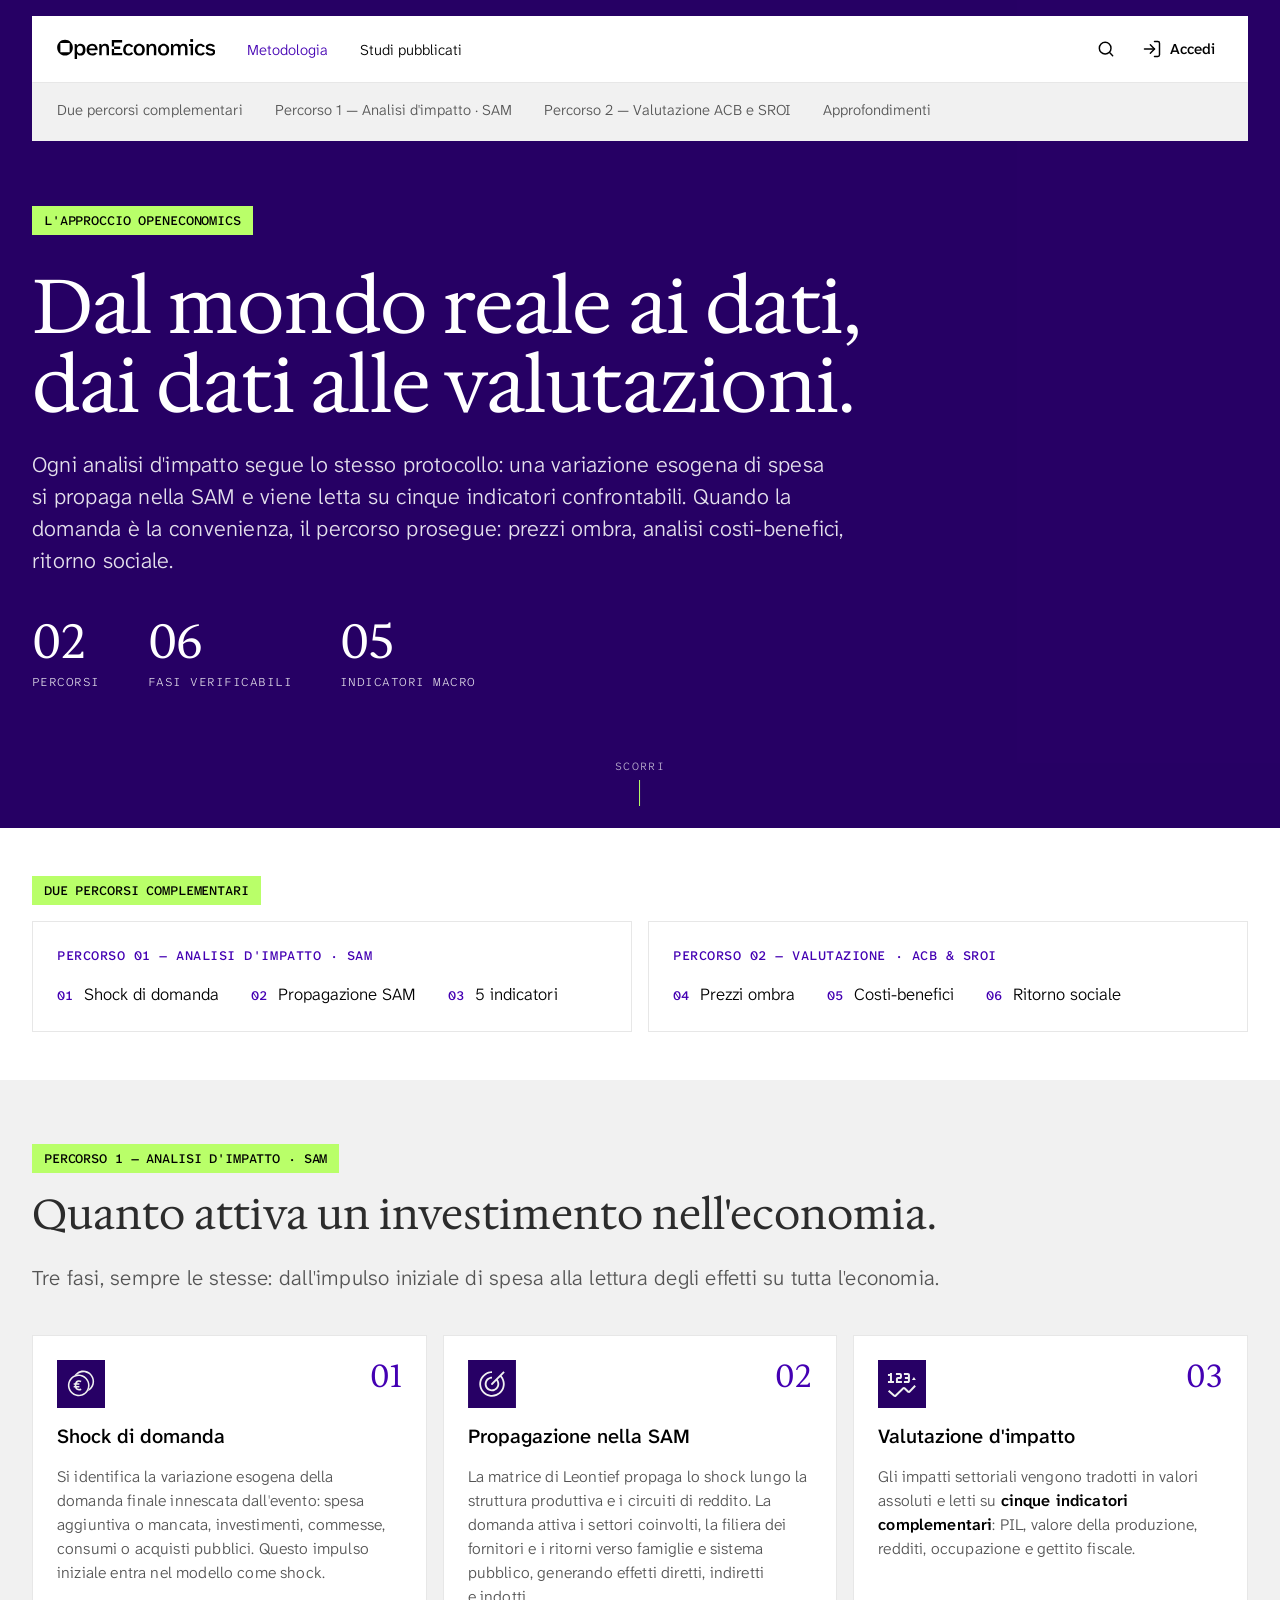
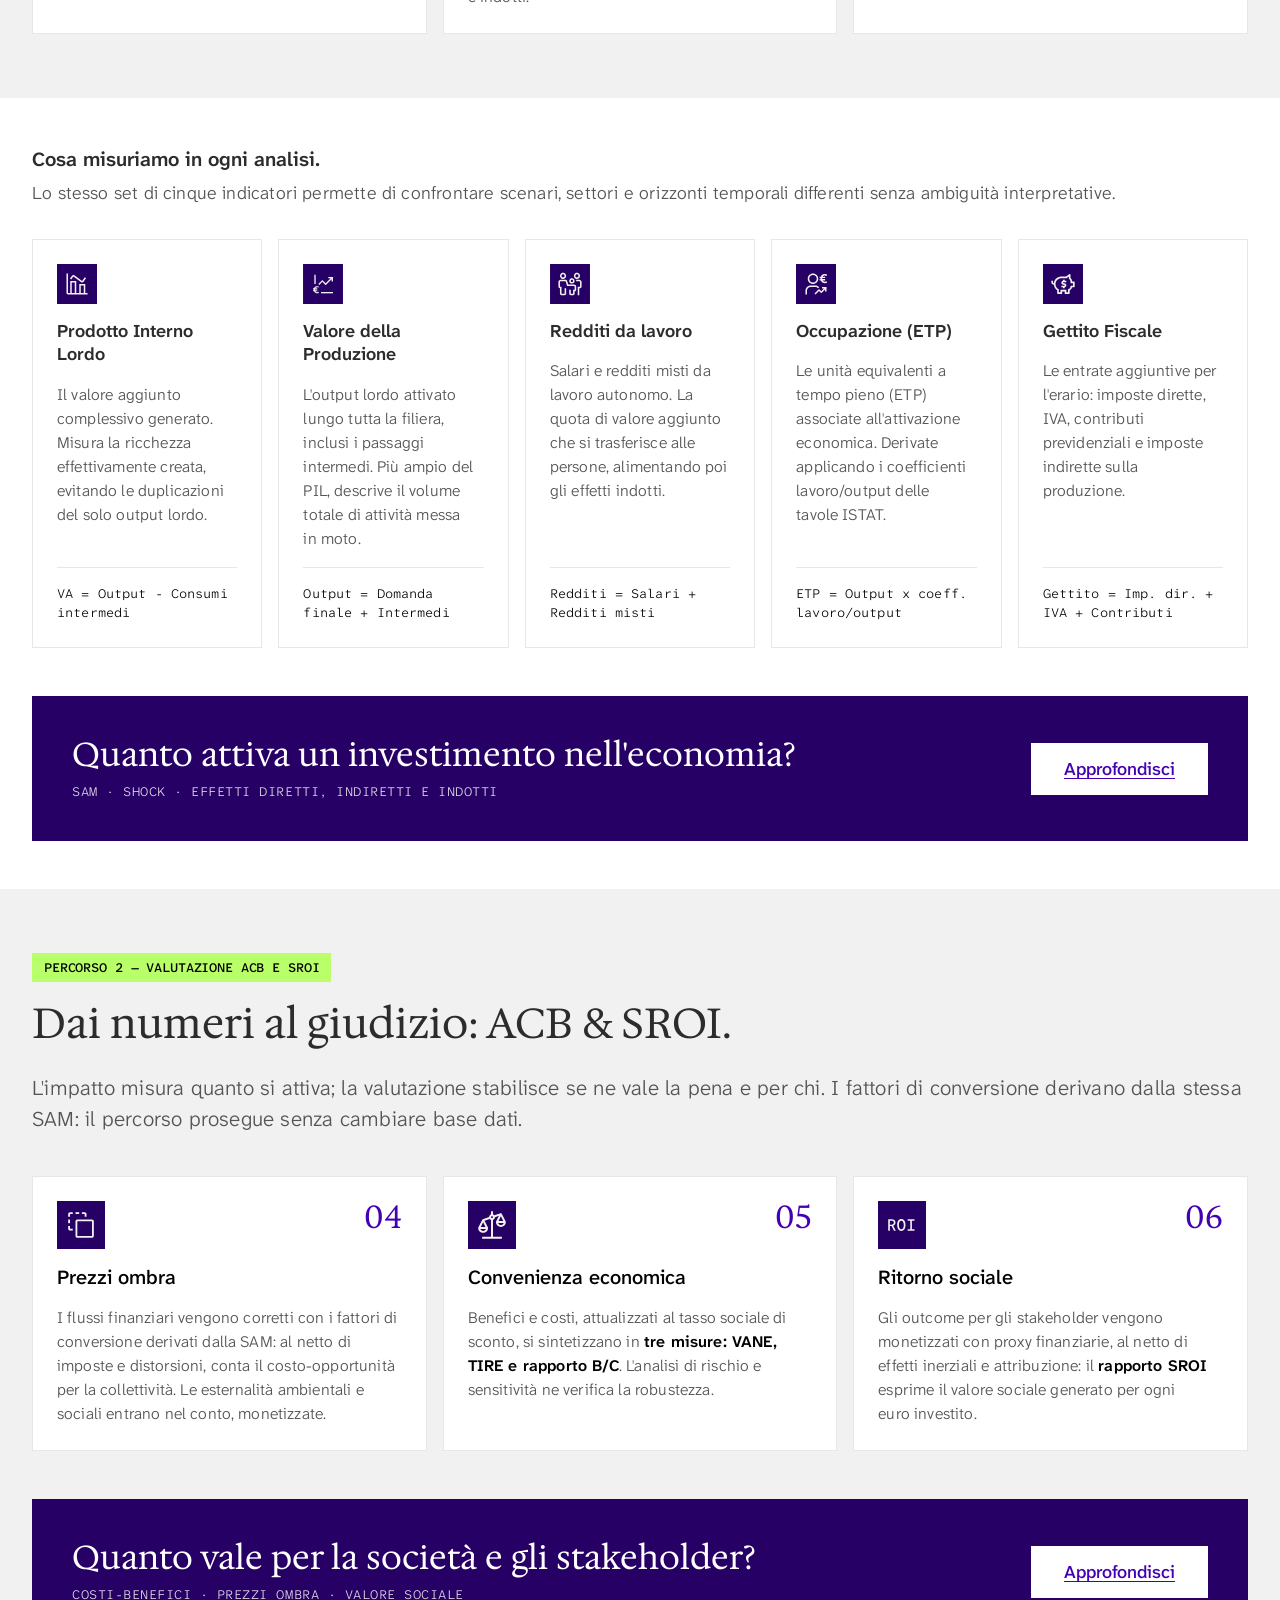
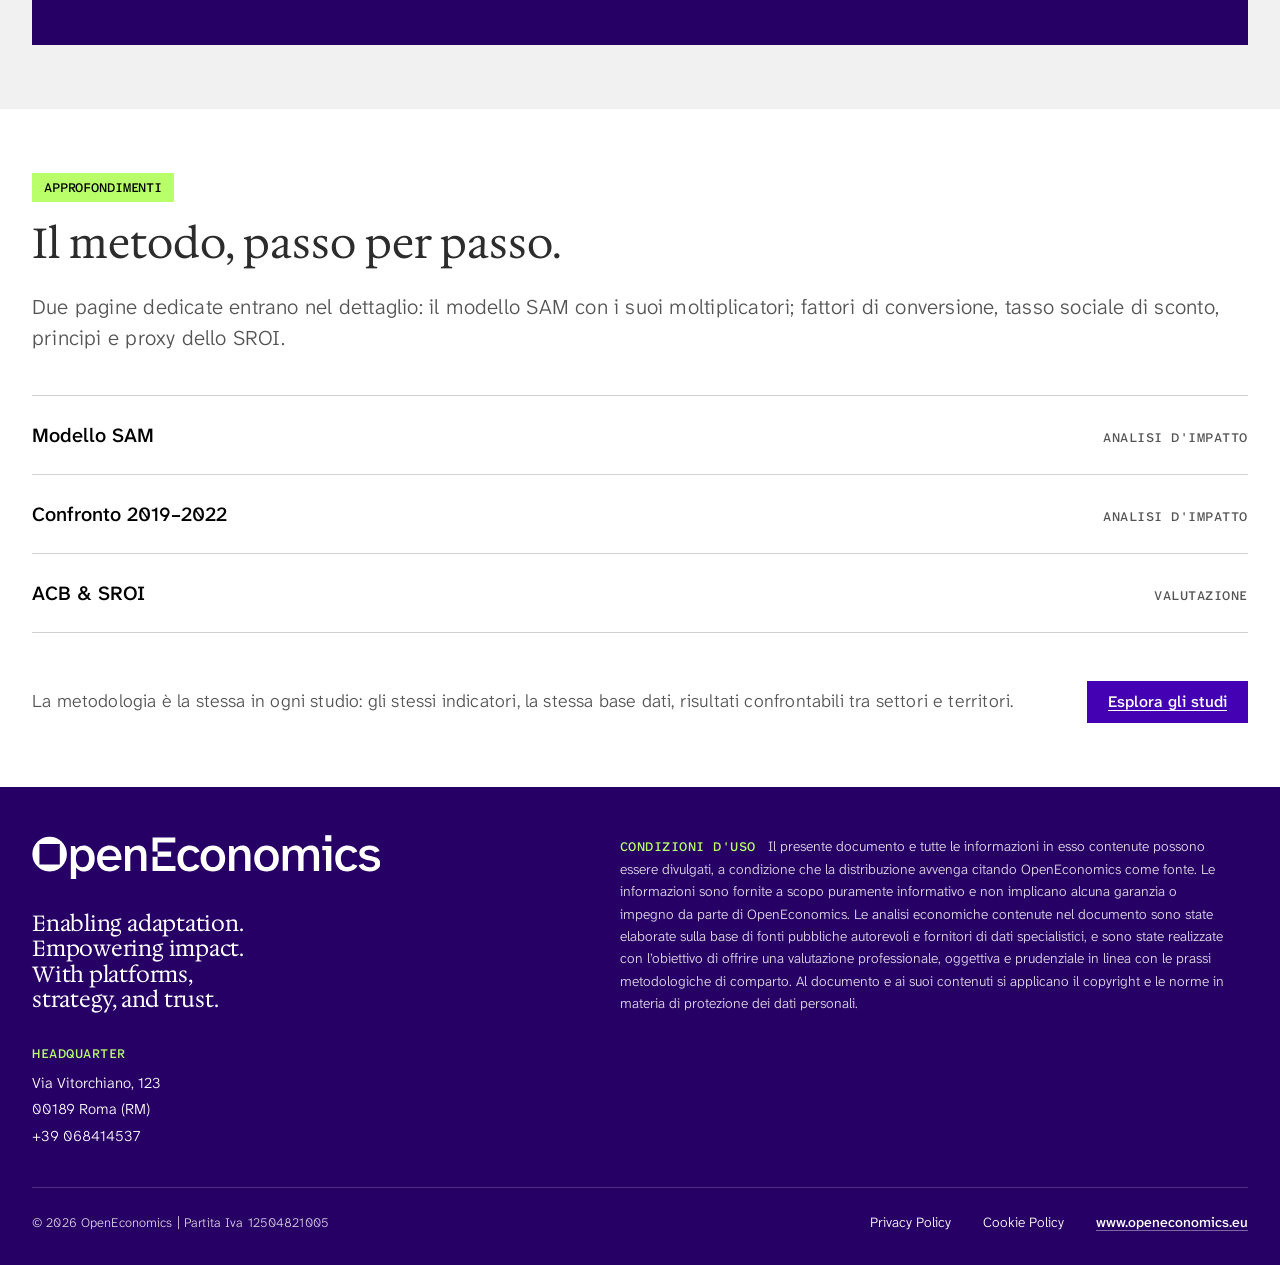
<file: metodologia/approccio-oe.html>
<!doctype html>
<html lang="it">
<head>
<meta charset="utf-8">
<meta name="viewport" content="width=device-width,initial-scale=1">
<meta name="robots" content="noindex, nofollow">
<title>L'approccio OpenEconomics — Metodologia · OpenEconomics</title>
<meta name="description" content="Il protocollo comune a ogni studio OpenEconomics: analisi d'impatto con la SAM su cinque indicatori, poi analisi costi-benefici e SROI.">
<link rel="icon" href="../media/icons/favicon-black.png" type="image/png">
<link rel="stylesheet" href="../ds-kit/colors_and_type.css">
<link rel="stylesheet" href="../ds-kit/components.css">
<style>
*,*::before,*::after{box-sizing:border-box}
html{scroll-behavior:smooth}
body{margin:0;overflow-x:hidden;background:var(--oe-bg);color:var(--oe-fg);
  font-family:var(--oe-font-sans);font-weight:300;font-size:18px;line-height:1.5}
img,svg{max-width:100%}

/* ---- fasce: bianco e grigio alternati (regola delle landing di studio) ---- */
.band{padding:var(--oe-space-3xl) 0}
.band--tight{padding:var(--oe-space-2xl) 0}
.band--elev{background:var(--oe-bg-elev)}
.band .oe-tag-chip--lime{margin-bottom:var(--oe-space-s)}

/* ---- testo ---- */
h2{margin:0 0 var(--oe-space-m);max-width:none;text-wrap:balance}
h3.sub{font-family:var(--oe-font-sans);font-weight:600;font-size:20px;line-height:1.3;margin:0 0 var(--oe-space-xs)}
h4{font-family:var(--oe-font-sans);font-weight:600;font-size:18px;line-height:1.3;margin:0}
p{margin:0 0 var(--oe-space-s);color:var(--oe-fg-soft);max-width:none;text-wrap:pretty;font-size:18px;line-height:1.5}
.lead{font-size:21px}
strong{font-weight:600;color:var(--oe-fg)}

/* ---- numeri nella hero ---- */
.hero-stats{display:flex;flex-wrap:wrap;gap:var(--oe-space-xl) var(--oe-space-2xl);margin-top:var(--oe-space-xl)}
.hero-stats .oe-stat__label{color:rgba(255,255,255,.86)} /* on-dark-muted sul viola scuro è sotto WCAG, come nella home */

/* ---- approfondisci: riquadro scuro in fondo a ogni percorso ---- */
.banner{display:flex;align-items:center;justify-content:space-between;gap:var(--oe-space-l);flex-wrap:wrap;
  margin-top:var(--oe-space-2xl);padding:var(--oe-space-xl);background:var(--oe-bg-dark)}
.banner__title{font-family:var(--oe-font-serif);font-weight:400;font-size:clamp(28px,2.6vw,36px);line-height:1.15;color:var(--oe-white);margin:0}
.banner__meta{font-family:var(--oe-font-mono);font-size:13px;text-transform:uppercase;letter-spacing:.04em;color:rgba(255,255,255,.86);margin:var(--oe-space-xs) 0 0}

/* ---- due percorsi ---- */
.paths{display:grid;grid-template-columns:repeat(2,minmax(0,1fr));gap:var(--oe-space-s)}
.path{display:block;border:1px solid var(--oe-gray-200);padding:var(--oe-space-m);color:inherit;text-decoration:none;
  transition:border-color var(--oe-dur-base) var(--oe-ease)}
.path:hover,.path:focus-visible{border-color:var(--oe-accent)}
.path__label{display:block;font-family:var(--oe-font-mono);font-size:13px;font-weight:500;text-transform:uppercase;
  letter-spacing:.04em;color:var(--oe-accent);margin-bottom:var(--oe-space-s)}
.path__steps{list-style:none;margin:0;padding:0;display:flex;flex-wrap:wrap;gap:var(--oe-space-xs) var(--oe-space-l)}
.path__steps li{font-size:17px;color:var(--oe-fg)}
.path__steps b{font-family:var(--oe-font-mono);font-weight:500;font-size:13px;color:var(--oe-accent);margin-right:6px}

/* ---- fasi ---- */
.steps{display:grid;grid-template-columns:repeat(3,minmax(0,1fr));gap:var(--oe-space-s);margin-top:var(--oe-space-xl)}
.step__head{display:flex;justify-content:space-between;align-items:flex-start}
.step__head img{width:48px;height:48px;display:block}
.step__num{font-family:var(--oe-font-serif);font-size:32px;line-height:1;color:var(--oe-accent)}
.oe-card__body{font-size:16px}

/* ---- indicatori ---- */
.indicators{display:grid;grid-template-columns:repeat(5,minmax(0,1fr));gap:var(--oe-space-s);margin-top:var(--oe-space-l)}
.ind img{width:40px;height:40px;display:block}
.ind__formula{margin:auto 0 0;padding-top:var(--oe-space-s);border-top:1px solid var(--oe-gray-200);
  font-family:var(--oe-font-mono);font-size:13px;color:var(--oe-fg)}

/* ---- approfondimenti ---- */
.deep{list-style:none;margin:var(--oe-space-xl) 0 0;padding:0;border-top:1px solid var(--oe-gray-300)}
.deep li{border-bottom:1px solid var(--oe-gray-300)}
.deep a{display:flex;justify-content:space-between;align-items:baseline;gap:var(--oe-space-m);
  padding:var(--oe-space-m) 0;color:var(--oe-fg);text-decoration:none;font-size:20px;font-weight:500}
.deep a:hover span:first-child,.deep a:focus-visible span:first-child{color:var(--oe-accent)}
.deep__meta{font-family:var(--oe-font-mono);font-size:13px;font-weight:500;text-transform:uppercase;letter-spacing:.04em;color:var(--oe-fg-soft)}
.close{display:flex;justify-content:space-between;align-items:center;gap:var(--oe-space-l);flex-wrap:wrap;margin-top:var(--oe-space-2xl)}
.close p{margin:0;flex:1 1 480px}

@media (max-width:1199.98px){ .indicators{grid-template-columns:repeat(3,minmax(0,1fr))} }
@media (max-width:899.98px){ .steps,.paths{grid-template-columns:1fr} .indicators{grid-template-columns:repeat(2,minmax(0,1fr))} }
@media (max-width:767.98px){ .band{padding:var(--oe-space-2xl) 0} .lead{font-size:19px} }
@media (max-width:540px){ .indicators{grid-template-columns:1fr} .deep a{flex-direction:column;gap:4px} }
@media print{ .banner .oe-btn,.oe-hero-analisi__cue{display:none} }
</style>
</head>
<body>

<!-- ============================================================ 1 · NAVIGAZIONE
     UI Block «Navigazione Analisi» del DS, stessa impostazione della barra della home
     Studies: pannello sospeso sopra la hero. Riquadro bianco: a sinistra logo OpenEconomics
     (link al sito), «Metodologia» e «Studi pubblicati»; a destra cerca e «Accedi». -->
<header class="oe-nav-analisi">
  <div class="oe-container">
    <div class="oe-nav-analisi__inner">
      <div class="oe-nav-analisi__brand">
        <a class="oe-logo-link" href="https://www.openeconomics.eu" target="_blank" rel="noopener"><svg class="oe-nav-analisi__logo" viewBox="0 0 1789 226" fill="currentColor" role="img" aria-label="OpenEconomics" xmlns="http://www.w3.org/2000/svg"     > <path d="M90.6,9.5c-49,0-88.7,39.8-88.7,89c0,49.1,39.7,89,88.7,89s88.7-39.8,88.7-89C179.3,49.3,139.6,9.5,90.6,9.5z M38.2,151V46h104.6v105H38.2z" /> <path d="M199.5,226V57H221l5.6,19.3c2.6-4.6,5.9-8.6,10-11.8c4.1-3.3,8.7-5.7,13.8-7.4s10.7-2.6,16.6-2.6c10.1,0,19.3,2.7,27.6,8c8.4,5.3,15,12.9,20,22.9c4.9,9.9,7.4,21.8,7.4,35.7s-2.5,25.9-7.4,36c-4.9,9.9-11.6,17.6-20,22.9c-8.4,5.1-17.6,7.7-27.6,7.7c-6,0-11.5-0.9-16.6-2.6c-5.1-1.7-9.7-4.2-13.8-7.4c-4.1-3.4-7.4-7.4-10-12.1V226H199.5z M259.1,165.1c9.9,0,17.9-3.9,24-11.6c6.3-7.7,9.5-18.6,9.5-32.6s-3.2-24.9-9.5-32.6c-6.1-7.7-14.2-11.6-24-11.6c-9.9,0-18,3.7-24.3,11c-6.1,7.4-9.2,18.3-9.2,32.9c0,14.4,3.1,25.4,9.2,33.1C241.1,161.4,249.2,165.1,259.1,165.1z" /> <path d="M399.1,187.5c-13.5,0-25.1-2.8-34.8-8.5c-9.6-5.8-17-13.7-22.3-23.6c-5.1-10.1-7.7-21.7-7.7-34.7c0-13.5,2.8-25.3,8.4-35.2c5.8-9.9,13.5-17.6,23-22.9c9.7-5.5,20.6-8.2,32.5-8.2c10.1,0,19,2,26.9,5.9c8,3.9,14.7,9.3,20,16.2c5.3,6.8,9.1,14.7,11.5,23.6c2.4,8.7,3.2,18.1,2.6,28H362c0.9,7,2.6,12.9,5.1,17.7c2.6,4.8,5.5,8.6,9,11.3c3.6,2.7,7.3,4.7,11.3,5.9c4.1,1.2,7.9,1.8,11.5,1.8c6.7,0,12.3-1,16.9-3.1c4.8-2.2,8.5-5.1,11.3-8.5l24,7.7c-5.1,8.2-12.2,14.7-21.2,19.5C420.8,185.2,410.5,187.5,399.1,187.5z M362.3,108.6h69.8c-0.2-5.8-1.7-11.1-4.6-15.9c-2.7-5-6.6-8.9-11.5-11.8c-4.9-3.1-10.7-4.6-17.4-4.6c-5.3,0-10.6,1-15.9,3.1c-5.1,2.1-9.6,5.5-13.3,10.3C365.8,94.2,363.5,100.6,362.3,108.6z" /> <path d="M477.9,184.4V57h21.7l5.4,18.5c2.2-3.8,5.1-7.2,8.7-10.3c3.8-3.3,8.2-5.8,13.3-7.7c5.3-2.1,11.4-3.1,18.4-3.1c10.4,0,18.7,2.1,24.8,6.2s10.6,9.9,13.3,17.5c2.7,7.5,4.1,16.4,4.1,26.7v79.6h-27.4v-72.2c0-6.3-0.5-12.2-1.5-17.5c-1-5.5-3.3-9.8-6.9-13.1c-3.4-3.3-9-4.9-16.6-4.9c-9.6,0-17,3.4-22.3,10.3c-5.3,6.7-7.9,16.5-7.9,29.5v67.8L477.9,184.4L477.9,184.4z" /> <path d="M645.3,158.7V112h-25.9v72.5H737v-25.7h-91.7V158.7z M736.1,38.3V12.6H619.4v71.9h25.9V38.3H736.1z M714.6,84.5h-69.3V112h69.3V84.5z" /> <path d="M808.6,187.5c-12.8,0-23.8-2.8-33-8.5c-9-5.8-16-13.7-21-23.6c-4.8-10.1-7.2-21.7-7.2-34.7c0-12.8,2.6-24.2,7.7-34.2c5.3-10.1,12.6-18,22-23.6c9.4-5.7,20.4-8.5,33-8.5c7.5,0,14.5,1.3,21,3.9c6.7,2.4,12.5,5.8,17.7,10.3c5.1,4.5,9.2,9.8,12.3,16.2l-23.8,8.7c-2.6-5.3-6.3-9.3-11.3-12.1c-4.8-2.9-10.1-4.4-16.1-4.4c-5.8,0-11.3,1.5-16.6,4.6c-5.1,3.1-9.3,7.8-12.5,14.1c-3.1,6.3-4.6,14.6-4.6,24.9c0,10.1,1.6,18.5,4.9,25.2c3.2,6.5,7.4,11.3,12.5,14.4c5.1,3.1,10.6,4.6,16.4,4.6c6.5,0,12-1.4,16.6-4.1c4.8-2.9,8.4-6.7,11-11.3l23.8,8.7c-3.6,6.2-8.1,11.5-13.6,15.9c-5.5,4.3-11.5,7.6-18.2,10C823,186.4,816,187.5,808.6,187.5z" /> <path d="M929.2,187.5c-7.8,0-15.5-1.3-23-3.9c-7.5-2.6-14.2-6.6-20.2-12.1s-10.8-12.4-14.6-20.8c-3.6-8.4-5.4-18.3-5.4-29.8s1.8-21.4,5.4-29.8c3.8-8.4,8.6-15.3,14.6-20.8s12.7-9.5,20.2-12.1s15.2-3.9,23-3.9s15.4,1.3,22.8,3.9c7.5,2.6,14.2,6.6,20.2,12.1s10.7,12.4,14.3,20.8c3.8,8.4,5.6,18.3,5.6,29.8s-1.9,21.4-5.6,29.8c-3.6,8.4-8.4,15.3-14.3,20.8c-6,5.5-12.7,9.5-20.2,12.1C944.7,186.2,937.1,187.5,929.2,187.5z M929.2,164.9c6,0,11.5-1.5,16.6-4.4c5.3-3.1,9.6-7.9,12.8-14.4s4.9-14.9,4.9-25.2s-1.6-18.6-4.9-24.9c-3.2-6.5-7.5-11.3-12.8-14.4c-5.1-3.1-10.7-4.6-16.6-4.6c-6,0-11.6,1.5-16.9,4.6c-5.3,3.1-9.6,7.9-12.8,14.4c-3.2,6.3-4.9,14.6-4.9,24.9s1.6,18.7,4.9,25.2c3.2,6.5,7.5,11.3,12.8,14.4C917.6,163.4,923.3,164.9,929.2,164.9z" /> <path d="M1012.3,184.4V57h21.8l5.4,18.5c2.2-3.8,5.1-7.2,8.7-10.3c3.8-3.3,8.2-5.8,13.3-7.7c5.3-2.1,11.4-3.1,18.4-3.1c10.4,0,18.7,2.1,24.8,6.2c6.1,4.1,10.6,9.9,13.3,17.5c2.7,7.5,4.1,16.4,4.1,26.7v79.6h-27.4v-72.2c0-6.3-0.5-12.2-1.5-17.5c-1-5.5-3.3-9.8-6.9-13.1c-3.4-3.3-8.9-4.9-16.6-4.9c-9.6,0-17,3.4-22.2,10.3c-5.3,6.7-7.9,16.5-7.9,29.5v67.8L1012.3,184.4L1012.3,184.4z" /> <path d="M1204.8,187.5c-7.8,0-15.5-1.3-23-3.9c-7.5-2.6-14.2-6.6-20.2-12.1s-10.8-12.4-14.6-20.8c-3.6-8.4-5.4-18.3-5.4-29.8s1.8-21.4,5.4-29.8c3.8-8.4,8.6-15.3,14.6-20.8s12.7-9.5,20.2-12.1s15.2-3.9,23-3.9s15.4,1.3,22.8,3.9c7.5,2.6,14.2,6.6,20.2,12.1s10.8,12.4,14.3,20.8c3.8,8.4,5.6,18.3,5.6,29.8s-1.9,21.4-5.6,29.8c-3.6,8.4-8.4,15.3-14.3,20.8c-6,5.5-12.7,9.5-20.2,12.1C1220.2,186.2,1212.6,187.5,1204.8,187.5z M1204.8,164.9c6,0,11.5-1.5,16.6-4.4c5.3-3.1,9.5-7.9,12.8-14.4c3.2-6.5,4.9-14.9,4.9-25.2s-1.6-18.6-4.9-24.9c-3.2-6.5-7.5-11.3-12.8-14.4c-5.1-3.1-10.7-4.6-16.6-4.6c-6,0-11.6,1.5-16.9,4.6s-9.6,7.9-12.8,14.4c-3.2,6.3-4.9,14.6-4.9,24.9s1.6,18.7,4.9,25.2c3.2,6.5,7.5,11.3,12.8,14.4C1193.2,163.4,1198.8,164.9,1204.8,164.9z" /> <path d="M1287.8,184.4V57h21.8l5.4,18.5c2.2-3.8,5-7.2,8.4-10.3c3.6-3.3,7.8-5.8,12.8-7.7c4.9-2.1,10.6-3.1,16.9-3.1c9.9,0,17.8,2,23.8,5.9c6,3.8,10.4,9.2,13.3,16.2c4.9-7.7,11.1-13.3,18.4-16.7c7.5-3.6,15.7-5.4,24.6-5.4c10.2,0,18.3,2.1,24.3,6.2s10.3,9.9,13,17.5s4.1,16.4,4.1,26.7v79.6h-27.1v-72.2c0-6.3-0.6-12.2-1.8-17.5c-1-5.5-3.3-9.8-6.9-13.1c-3.4-3.3-8.8-4.9-16.1-4.9c-8.7,0-15.5,3.3-20.5,10c-4.9,6.5-7.4,16.2-7.4,29v68.6h-27.1v-72.2c0-6.3-0.6-12.2-1.8-17.5c-1-5.5-3.2-9.8-6.7-13.1c-3.4-3.3-8.8-4.9-16.1-4.9c-5.8,0-10.8,1.5-15.1,4.6c-4.3,2.9-7.5,7.4-9.7,13.4c-2.2,5.8-3.3,12.9-3.3,21.3v68.3h-27.2V184.4z" /> <path d="M1510,184.4V78.3h-18.9V57h46.3v127.4H1510z" /> <path d="M1505.9,1h31.7v31.8h-31.7V1z" /> <path d="M1619.1,187.5c-12.8,0-23.8-2.8-33-8.5c-9-5.8-16-13.7-21-23.6c-4.8-10.1-7.2-21.7-7.2-34.7c0-12.8,2.6-24.2,7.7-34.2c5.3-10.1,12.6-18,22-23.6c9.4-5.7,20.4-8.5,33-8.5c7.5,0,14.5,1.3,21,3.9c6.7,2.4,12.5,5.8,17.7,10.3c5.1,4.5,9.2,9.8,12.3,16.2l-23.8,8.7c-2.6-5.3-6.3-9.3-11.3-12.1c-4.8-2.9-10.2-4.4-16.1-4.4c-5.8,0-11.3,1.5-16.6,4.6c-5.1,3.1-9.3,7.8-12.5,14.1c-3.1,6.3-4.6,14.6-4.6,24.9c0,10.1,1.6,18.5,4.9,25.2c3.2,6.5,7.4,11.3,12.5,14.4s10.6,4.6,16.4,4.6c6.5,0,12-1.4,16.6-4.1c4.8-2.9,8.4-6.7,11-11.3l23.8,8.7c-3.6,6.2-8.1,11.5-13.6,15.9c-5.4,4.3-11.5,7.6-18.2,10C1633.4,186.4,1626.4,187.5,1619.1,187.5z" /> <path d="M1734.2,187.5c-8.2,0-16.1-1.2-23.8-3.6c-7.5-2.4-14.1-5.9-19.9-10.5c-5.6-4.8-9.9-10.8-12.8-18l24.8-9c1.7,6.3,5.7,11.2,12,14.6c6.3,3.4,13,5.1,19.9,5.1c7.7,0,14.2-1.5,19.7-4.6c5.5-3.3,8.2-7.5,8.2-12.8c0-4.6-2-8.2-5.9-10.8s-10.2-4.7-18.9-6.4l-17.1-3.6c-7.5-1.5-14.2-3.8-20.2-6.7c-5.8-2.9-10.4-6.8-13.8-11.6c-3.2-4.8-4.9-10.8-4.9-18c0-7.9,2.4-14.6,7.2-20.3c4.8-5.7,11.1-9.9,18.9-12.8c8-2.9,16.6-4.4,25.8-4.4c11.1,0,21.4,2.2,30.9,6.7c9.6,4.3,16.5,11.2,20.7,20.8l-24.3,9c-2.2-5-6-8.7-11.3-11.3c-5.1-2.6-10.9-3.9-17.4-3.9c-7.2,0-13,1.4-17.4,4.1s-6.7,6.4-6.7,11c0,4.1,1.5,7.3,4.6,9.5c3.2,2.1,8.3,3.9,15.1,5.4l17.4,3.6c9.2,1.9,17.1,4.3,23.5,7.2c6.6,2.9,11.7,6.8,15.1,11.8c3.4,4.8,5.1,11.1,5.1,19c0,8.4-2.5,15.7-7.4,21.8c-4.9,6-11.5,10.6-19.7,13.9C1753.7,185.9,1744.5,187.5,1734.2,187.5z" />    </svg></a>
      </div>
      <ul class="oe-nav-analisi__links">
        <li><a class="oe-nav-analisi__link" href="approccio-oe.html" aria-current="page">Metodologia</a></li>
        <li><a class="oe-nav-analisi__link" href="../#report">Studi pubblicati</a></li>
      </ul>
      <div class="oe-nav-analisi__icons">
        <a class="oe-nav-analisi__icon" href="../#report" aria-label="Cerca uno studio" title="Cerca uno studio"><svg viewBox="0 0 24 24" aria-hidden="true"><circle cx="11" cy="11" r="7"/><path d="m20 20-3.4-3.4"/></svg></a>
        <a class="oe-nav-analisi__icon" href="https://studies.openeconomics.sites.oeapp.eu/private/index.html" aria-label="Accedi all'area riservata" title="Accedi all'area riservata"><svg viewBox="0 0 24 24" aria-hidden="true"><path d="M15 3h4a2 2 0 0 1 2 2v14a2 2 0 0 1-2 2h-4"/><polyline points="10 17 15 12 10 7"/><line x1="15" y1="12" x2="3" y2="12"/></svg><span>Accedi</span></a>
      </div>
    </div>
  </div>
</header>

<!-- ============================================================ 1b · MENU DELLE SEZIONI
     Riquadro grigio attaccato sotto la barra bianca. Una voce per ogni sezione con il chip lime,
     stesso testo del chip, nello stesso ordine; ogni voce è un'ancora all'id della sezione.
     Le voci vanno a capo se non stanno in una riga; su mobile si aprono dall'hamburger.
     Resta agganciato in alto; voce attiva e hamburger li gestisce ds-kit/oe-nav-sezioni.js. -->
<nav class="oe-nav-sezioni" aria-label="Sezioni della pagina">
  <div class="oe-container">
    <div class="oe-nav-sezioni__inner">
      <!-- su mobile la lista si chiude dietro l'hamburger; il testo diventa la sezione in vista -->
      <button class="oe-nav-sezioni__toggle" type="button" aria-expanded="false" aria-controls="oe-nav-sezioni-lista">
        <span class="oe-nav-sezioni__current">Sezioni</span>
        <span class="oe-nav-sezioni__burger" aria-hidden="true"></span>
      </button>
      <ul class="oe-nav-sezioni__list" id="oe-nav-sezioni-lista">
        <li><a class="oe-nav-sezioni__link" href="#due-percorsi">Due percorsi complementari</a></li>
        <li><a class="oe-nav-sezioni__link" href="#percorso-1">Percorso 1 — Analisi d'impatto · SAM</a></li>
        <li><a class="oe-nav-sezioni__link" href="#percorso-2">Percorso 2 — Valutazione ACB e SROI</a></li>
        <li><a class="oe-nav-sezioni__link" href="#approfondimenti">Approfondimenti</a></li>
      </ul>
    </div>
  </div>
</nav>

<!-- ============================================================ HERO
     Hero Analisi del DS senza immagine: resta il fondo Bluette scuro.
     Niente indicatori: il set chiuso del DS descrive uno studio, non la metodologia. -->
<section class="oe-hero-analisi">
  <div class="oe-container">
    <div class="oe-hero-analisi__top">
      <span class="oe-tag-chip oe-tag-chip--lime">L'approccio OpenEconomics</span>
    </div>
    <h1 class="oe-hero-analisi__title">Dal mondo reale ai dati, dai dati alle valutazioni.</h1>
    <p class="oe-hero-analisi__sub">Ogni analisi d'impatto segue lo stesso protocollo: una variazione esogena di spesa
      si propaga nella SAM e viene letta su cinque indicatori confrontabili. Quando la
      domanda è la convenienza, il percorso prosegue: prezzi ombra, analisi
      costi-benefici, ritorno sociale.</p>
    <div class="hero-stats">
      <div><div class="oe-stat__num">02</div><div class="oe-stat__label">Percorsi</div></div>
      <div><div class="oe-stat__num">06</div><div class="oe-stat__label">Fasi verificabili</div></div>
      <div><div class="oe-stat__num">05</div><div class="oe-stat__label">Indicatori macro</div></div>
    </div>
  </div>
  <p class="oe-hero-analisi__cue" aria-hidden="true">Scorri<span></span></p>
</section>

<!-- ============================================================ DUE PERCORSI
     Striscia con la mappa della pagina: i due percorsi con le loro fasi.
     Ogni percorso porta alla sua sezione. -->
<section class="band band--tight" id="due-percorsi">
  <div class="oe-container">
    <span class="oe-tag-chip oe-tag-chip--lime">Due percorsi complementari</span>
    <div class="paths">
      <a class="path" href="#percorso-1">
        <span class="path__label">Percorso 01 — Analisi d'impatto · SAM</span>
        <ol class="path__steps">
          <li><b>01</b> Shock di domanda</li>
          <li><b>02</b> Propagazione SAM</li>
          <li><b>03</b> 5 indicatori</li>
        </ol>
      </a>
      <a class="path" href="#percorso-2">
        <span class="path__label">Percorso 02 — Valutazione · ACB &amp; SROI</span>
        <ol class="path__steps">
          <li><b>04</b> Prezzi ombra</li>
          <li><b>05</b> Costi-benefici</li>
          <li><b>06</b> Ritorno sociale</li>
        </ol>
      </a>
    </div>
  </div>
</section>

<!-- ============================================================ PERCORSO 1
     Le tre fasi, poi i cinque indicatori che escono dalla fase 03. -->
<section class="band band--elev" id="percorso-1">
  <div class="oe-container">
    <span class="oe-tag-chip oe-tag-chip--lime">Percorso 1 — Analisi d'impatto · SAM</span>
    <h2>Quanto attiva un investimento nell'economia.</h2>
    <p class="lead">Tre fasi, sempre le stesse: dall'impulso iniziale di spesa alla lettura
      degli effetti su tutta l'economia.</p>
    <div class="steps">
      <article class="oe-card step">
        <div class="step__head"><img src="../media/icons/ds/spesa.svg" alt=""><span class="step__num">01</span></div>
        <h3 class="oe-card__title">Shock di domanda</h3>
        <p class="oe-card__body">Si identifica la variazione esogena della domanda finale innescata dall'evento:
          spesa aggiuntiva o mancata, investimenti, commesse, consumi o acquisti pubblici.
          Questo impulso iniziale entra nel modello come shock.</p>
      </article>
      <article class="oe-card step">
        <div class="step__head"><img src="../media/icons/ds/analisi-impatto-1.svg" alt=""><span class="step__num">02</span></div>
        <h3 class="oe-card__title">Propagazione nella SAM</h3>
        <p class="oe-card__body">La matrice di Leontief propaga lo shock lungo la struttura produttiva e i circuiti
          di reddito. La domanda attiva i settori coinvolti, la filiera dei fornitori
          e i ritorni verso famiglie e sistema pubblico, generando effetti diretti,
          indiretti e indotti.</p>
      </article>
      <article class="oe-card step">
        <div class="step__head"><img src="../media/icons/ds/metriche-1.svg" alt=""><span class="step__num">03</span></div>
        <h3 class="oe-card__title">Valutazione d'impatto</h3>
        <p class="oe-card__body">Gli impatti settoriali vengono tradotti in valori assoluti e letti su
          <strong>cinque indicatori complementari</strong>:
          PIL, valore della produzione, redditi, occupazione e gettito fiscale.</p>
      </article>
    </div>
  </div>
</section>

<!-- Percorso 1, seconda parte: i cinque indicatori in uscita dalla fase 03 (fascia bianca) -->
<section class="band band--tight">
  <div class="oe-container">
    <h3 class="sub">Cosa misuriamo in ogni analisi.</h3>
    <p>Lo stesso set di cinque indicatori permette di confrontare scenari, settori
      e orizzonti temporali differenti senza ambiguità interpretative.</p>
    <div class="indicators">
      <article class="oe-card ind">
        <img src="../media/icons/ds/pil.svg" alt="">
        <h4>Prodotto Interno Lordo</h4>
        <p class="oe-card__body">Il valore aggiunto complessivo generato. Misura la ricchezza effettivamente
          creata, evitando le duplicazioni del solo output lordo.</p>
        <p class="ind__formula">VA = Output - Consumi intermedi</p>
      </article>
      <article class="oe-card ind">
        <img src="../media/icons/ds/valore-della-produzione.svg" alt="">
        <h4>Valore della Produzione</h4>
        <p class="oe-card__body">L'output lordo attivato lungo tutta la filiera, inclusi i passaggi intermedi.
          Più ampio del PIL, descrive il volume totale di attività messa in moto.</p>
        <p class="ind__formula">Output = Domanda finale + Intermedi</p>
      </article>
      <article class="oe-card ind">
        <img src="../media/icons/ds/redditi-delle-famiglie.svg" alt="">
        <h4>Redditi da lavoro</h4>
        <p class="oe-card__body">Salari e redditi misti da lavoro autonomo. La quota di valore aggiunto
          che si trasferisce alle persone, alimentando poi gli effetti indotti.</p>
        <p class="ind__formula">Redditi = Salari + Redditi misti</p>
      </article>
      <article class="oe-card ind">
        <img src="../media/icons/ds/occupati.svg" alt="">
        <h4>Occupazione (ETP)</h4>
        <p class="oe-card__body">Le unità equivalenti a tempo pieno (ETP) associate all'attivazione
          economica. Derivate applicando i coefficienti lavoro/output delle tavole ISTAT.</p>
        <p class="ind__formula">ETP = Output x coeff. lavoro/output</p>
      </article>
      <article class="oe-card ind">
        <img src="../media/icons/ds/gettito-fiscale.svg" alt="">
        <h4>Gettito Fiscale</h4>
        <p class="oe-card__body">Le entrate aggiuntive per l'erario: imposte dirette, IVA, contributi
          previdenziali e imposte indirette sulla produzione.</p>
        <p class="ind__formula">Gettito = Imp. dir. + IVA + Contributi</p>
      </article>
    </div>
    <div class="banner">
      <div>
        <h3 class="banner__title">Quanto attiva un investimento nell'economia?</h3>
        <p class="banner__meta">SAM · Shock · Effetti diretti, indiretti e indotti</p>
      </div>
      <a class="oe-btn oe-btn--inverse oe-btn--lg" href="https://studies.openeconomics.sites.oeapp.eu/metodologia/impatto/sam.html">Approfondisci</a>
    </div>
  </div>
</section>

<!-- ============================================================ PERCORSO 2 -->
<section class="band band--elev" id="percorso-2">
  <div class="oe-container">
    <span class="oe-tag-chip oe-tag-chip--lime">Percorso 2 — Valutazione ACB e SROI</span>
    <h2>Dai numeri al giudizio: ACB &amp; SROI.</h2>
    <p class="lead">L'impatto misura quanto si attiva; la valutazione stabilisce se ne vale la pena
      e per chi. I fattori di conversione derivano dalla stessa SAM: il percorso
      prosegue senza cambiare base dati.</p>
    <div class="steps">
      <article class="oe-card step">
        <div class="step__head"><img src="../media/icons/ds/prezzi-ombra.svg" alt=""><span class="step__num">04</span></div>
        <h3 class="oe-card__title">Prezzi ombra</h3>
        <p class="oe-card__body">I flussi finanziari vengono corretti con i fattori di conversione derivati
          dalla SAM: al netto di imposte e distorsioni, conta il costo-opportunità per
          la collettività. Le esternalità ambientali e sociali entrano nel conto, monetizzate.</p>
      </article>
      <article class="oe-card step">
        <div class="step__head"><img src="../media/icons/ds/analisi-costi-benefici-1.svg" alt=""><span class="step__num">05</span></div>
        <h3 class="oe-card__title">Convenienza economica</h3>
        <p class="oe-card__body">Benefici e costi, attualizzati al tasso sociale di sconto, si sintetizzano in
          <strong>tre misure: VANE, TIRE e rapporto B/C</strong>.
          L'analisi di rischio e sensitività ne verifica la robustezza.</p>
      </article>
      <article class="oe-card step">
        <div class="step__head"><img src="../media/icons/ds/roi-1.svg" alt=""><span class="step__num">06</span></div>
        <h3 class="oe-card__title">Ritorno sociale</h3>
        <p class="oe-card__body">Gli outcome per gli stakeholder vengono monetizzati con proxy finanziarie, al
          netto di effetti inerziali e attribuzione: il <strong>rapporto SROI</strong>
          esprime il valore sociale generato per ogni euro investito.</p>
      </article>
    </div>
    <div class="banner">
      <div>
        <h3 class="banner__title">Quanto vale per la società e gli stakeholder?</h3>
        <p class="banner__meta">Costi-benefici · Prezzi ombra · Valore sociale</p>
      </div>
      <a class="oe-btn oe-btn--inverse oe-btn--lg" href="https://studies.openeconomics.sites.oeapp.eu/metodologia/sociale/sroi-acb.html">Approfondisci</a>
    </div>
  </div>
</section>

<!-- ============================================================ APPROFONDIMENTI
     Le card grandi dell'originale tolte (appunti 27/10): restano i link alle pagine di
     dettaglio, compresa quella del confronto 2019–2022 che prima stava solo nel menu. -->
<section class="band" id="approfondimenti">
  <div class="oe-container">
    <span class="oe-tag-chip oe-tag-chip--lime">Approfondimenti</span>
    <h2>Il metodo, passo per passo.</h2>
    <p class="lead">Due pagine dedicate entrano nel dettaglio: il modello SAM con i suoi
      moltiplicatori; fattori di conversione, tasso sociale di sconto,
      principi e proxy dello SROI.</p>
    <ul class="deep">
      <li><a href="https://studies.openeconomics.sites.oeapp.eu/metodologia/impatto/sam.html"><span>Modello SAM</span><span class="deep__meta">Analisi d'impatto</span></a></li>
      <li><a href="https://studies.openeconomics.sites.oeapp.eu/metodologia/impatto/sam_2019_2022.html"><span>Confronto 2019–2022</span><span class="deep__meta">Analisi d'impatto</span></a></li>
      <li><a href="https://studies.openeconomics.sites.oeapp.eu/metodologia/sociale/sroi-acb.html"><span>ACB &amp; SROI</span><span class="deep__meta">Valutazione</span></a></li>
    </ul>
    <div class="close">
      <p>La metodologia è la stessa in ogni studio: gli stessi indicatori, la stessa base
        dati, risultati confrontabili tra settori e territori.</p>
      <a class="oe-btn oe-btn--primary oe-btn--md" href="../#report">Esplora gli studi</a>
    </div>
  </div>
</section>

<footer class="oe-footer oe-footer--analisi">
  <div class="oe-footer__inner">
    <div class="oe-footer__top">
      <div class="oe-footer__brand">
        <a class="oe-logo-link" href="https://www.openeconomics.eu" target="_blank" rel="noopener"><svg class="oe-footer__logo" viewBox="0 0 1789 226" fill="currentColor" role="img" aria-label="OpenEconomics" xmlns="http://www.w3.org/2000/svg"><path d="M90.6,9.5c-49,0-88.7,39.8-88.7,89c0,49.1,39.7,89,88.7,89s88.7-39.8,88.7-89C179.3,49.3,139.6,9.5,90.6,9.5z M38.2,151V46h104.6v105H38.2z" /><path d="M199.5,226V57H221l5.6,19.3c2.6-4.6,5.9-8.6,10-11.8c4.1-3.3,8.7-5.7,13.8-7.4s10.7-2.6,16.6-2.6c10.1,0,19.3,2.7,27.6,8c8.4,5.3,15,12.9,20,22.9c4.9,9.9,7.4,21.8,7.4,35.7s-2.5,25.9-7.4,36c-4.9,9.9-11.6,17.6-20,22.9c-8.4,5.1-17.6,7.7-27.6,7.7c-6,0-11.5-0.9-16.6-2.6c-5.1-1.7-9.7-4.2-13.8-7.4c-4.1-3.4-7.4-7.4-10-12.1V226H199.5z M259.1,165.1c9.9,0,17.9-3.9,24-11.6c6.3-7.7,9.5-18.6,9.5-32.6s-3.2-24.9-9.5-32.6c-6.1-7.7-14.2-11.6-24-11.6c-9.9,0-18,3.7-24.3,11c-6.1,7.4-9.2,18.3-9.2,32.9c0,14.4,3.1,25.4,9.2,33.1C241.1,161.4,249.2,165.1,259.1,165.1z" /><path d="M399.1,187.5c-13.5,0-25.1-2.8-34.8-8.5c-9.6-5.8-17-13.7-22.3-23.6c-5.1-10.1-7.7-21.7-7.7-34.7c0-13.5,2.8-25.3,8.4-35.2c5.8-9.9,13.5-17.6,23-22.9c9.7-5.5,20.6-8.2,32.5-8.2c10.1,0,19,2,26.9,5.9c8,3.9,14.7,9.3,20,16.2c5.3,6.8,9.1,14.7,11.5,23.6c2.4,8.7,3.2,18.1,2.6,28H362c0.9,7,2.6,12.9,5.1,17.7c2.6,4.8,5.5,8.6,9,11.3c3.6,2.7,7.3,4.7,11.3,5.9c4.1,1.2,7.9,1.8,11.5,1.8c6.7,0,12.3-1,16.9-3.1c4.8-2.2,8.5-5.1,11.3-8.5l24,7.7c-5.1,8.2-12.2,14.7-21.2,19.5C420.8,185.2,410.5,187.5,399.1,187.5z M362.3,108.6h69.8c-0.2-5.8-1.7-11.1-4.6-15.9c-2.7-5-6.6-8.9-11.5-11.8c-4.9-3.1-10.7-4.6-17.4-4.6c-5.3,0-10.6,1-15.9,3.1c-5.1,2.1-9.6,5.5-13.3,10.3C365.8,94.2,363.5,100.6,362.3,108.6z" /><path d="M477.9,184.4V57h21.7l5.4,18.5c2.2-3.8,5.1-7.2,8.7-10.3c3.8-3.3,8.2-5.8,13.3-7.7c5.3-2.1,11.4-3.1,18.4-3.1c10.4,0,18.7,2.1,24.8,6.2s10.6,9.9,13.3,17.5c2.7,7.5,4.1,16.4,4.1,26.7v79.6h-27.4v-72.2c0-6.3-0.5-12.2-1.5-17.5c-1-5.5-3.3-9.8-6.9-13.1c-3.4-3.3-9-4.9-16.6-4.9c-9.6,0-17,3.4-22.3,10.3c-5.3,6.7-7.9,16.5-7.9,29.5v67.8L477.9,184.4L477.9,184.4z" /><path d="M645.3,158.7V112h-25.9v72.5H737v-25.7h-91.7V158.7z M736.1,38.3V12.6H619.4v71.9h25.9V38.3H736.1z M714.6,84.5h-69.3V112h69.3V84.5z" /><path d="M808.6,187.5c-12.8,0-23.8-2.8-33-8.5c-9-5.8-16-13.7-21-23.6c-4.8-10.1-7.2-21.7-7.2-34.7c0-12.8,2.6-24.2,7.7-34.2c5.3-10.1,12.6-18,22-23.6c9.4-5.7,20.4-8.5,33-8.5c7.5,0,14.5,1.3,21,3.9c6.7,2.4,12.5,5.8,17.7,10.3c5.1,4.5,9.2,9.8,12.3,16.2l-23.8,8.7c-2.6-5.3-6.3-9.3-11.3-12.1c-4.8-2.9-10.1-4.4-16.1-4.4c-5.8,0-11.3,1.5-16.6,4.6c-5.1,3.1-9.3,7.8-12.5,14.1c-3.1,6.3-4.6,14.6-4.6,24.9c0,10.1,1.6,18.5,4.9,25.2c3.2,6.5,7.4,11.3,12.5,14.4c5.1,3.1,10.6,4.6,16.4,4.6c6.5,0,12-1.4,16.6-4.1c4.8-2.9,8.4-6.7,11-11.3l23.8,8.7c-3.6,6.2-8.1,11.5-13.6,15.9c-5.5,4.3-11.5,7.6-18.2,10C823,186.4,816,187.5,808.6,187.5z" /><path d="M929.2,187.5c-7.8,0-15.5-1.3-23-3.9c-7.5-2.6-14.2-6.6-20.2-12.1s-10.8-12.4-14.6-20.8c-3.6-8.4-5.4-18.3-5.4-29.8s1.8-21.4,5.4-29.8c3.8-8.4,8.6-15.3,14.6-20.8s12.7-9.5,20.2-12.1s15.2-3.9,23-3.9s15.4,1.3,22.8,3.9c7.5,2.6,14.2,6.6,20.2,12.1s10.7,12.4,14.3,20.8c3.8,8.4,5.6,18.3,5.6,29.8s-1.9,21.4-5.6,29.8c-3.6,8.4-8.4,15.3-14.3,20.8c-6,5.5-12.7,9.5-20.2,12.1C944.7,186.2,937.1,187.5,929.2,187.5z M929.2,164.9c6,0,11.5-1.5,16.6-4.4c5.3-3.1,9.6-7.9,12.8-14.4s4.9-14.9,4.9-25.2s-1.6-18.6-4.9-24.9c-3.2-6.5-7.5-11.3-12.8-14.4c-5.1-3.1-10.7-4.6-16.6-4.6c-6,0-11.6,1.5-16.9,4.6c-5.3,3.1-9.6,7.9-12.8,14.4c-3.2,6.3-4.9,14.6-4.9,24.9s1.6,18.7,4.9,25.2c3.2,6.5,7.5,11.3,12.8,14.4C917.6,163.4,923.3,164.9,929.2,164.9z" /><path d="M1012.3,184.4V57h21.8l5.4,18.5c2.2-3.8,5.1-7.2,8.7-10.3c3.8-3.3,8.2-5.8,13.3-7.7c5.3-2.1,11.4-3.1,18.4-3.1c10.4,0,18.7,2.1,24.8,6.2c6.1,4.1,10.6,9.9,13.3,17.5c2.7,7.5,4.1,16.4,4.1,26.7v79.6h-27.4v-72.2c0-6.3-0.5-12.2-1.5-17.5c-1-5.5-3.3-9.8-6.9-13.1c-3.4-3.3-8.9-4.9-16.6-4.9c-9.6,0-17,3.4-22.2,10.3c-5.3,6.7-7.9,16.5-7.9,29.5v67.8L1012.3,184.4L1012.3,184.4z" /><path d="M1204.8,187.5c-7.8,0-15.5-1.3-23-3.9c-7.5-2.6-14.2-6.6-20.2-12.1s-10.8-12.4-14.6-20.8c-3.6-8.4-5.4-18.3-5.4-29.8s1.8-21.4,5.4-29.8c3.8-8.4,8.6-15.3,14.6-20.8s12.7-9.5,20.2-12.1s15.2-3.9,23-3.9s15.4,1.3,22.8,3.9c7.5,2.6,14.2,6.6,20.2,12.1s10.8,12.4,14.3,20.8c3.8,8.4,5.6,18.3,5.6,29.8s-1.9,21.4-5.6,29.8c-3.6,8.4-8.4,15.3-14.3,20.8c-6,5.5-12.7,9.5-20.2,12.1C1220.2,186.2,1212.6,187.5,1204.8,187.5z M1204.8,164.9c6,0,11.5-1.5,16.6-4.4c5.3-3.1,9.5-7.9,12.8-14.4c3.2-6.5,4.9-14.9,4.9-25.2s-1.6-18.6-4.9-24.9c-3.2-6.5-7.5-11.3-12.8-14.4c-5.1-3.1-10.7-4.6-16.6-4.6c-6,0-11.6,1.5-16.9,4.6s-9.6,7.9-12.8,14.4c-3.2,6.3-4.9,14.6-4.9,24.9s1.6,18.7,4.9,25.2c3.2,6.5,7.5,11.3,12.8,14.4C1193.2,163.4,1198.8,164.9,1204.8,164.9z" /><path d="M1287.8,184.4V57h21.8l5.4,18.5c2.2-3.8,5-7.2,8.4-10.3c3.6-3.3,7.8-5.8,12.8-7.7c4.9-2.1,10.6-3.1,16.9-3.1c9.9,0,17.8,2,23.8,5.9c6,3.8,10.4,9.2,13.3,16.2c4.9-7.7,11.1-13.3,18.4-16.7c7.5-3.6,15.7-5.4,24.6-5.4c10.2,0,18.3,2.1,24.3,6.2s10.3,9.9,13,17.5s4.1,16.4,4.1,26.7v79.6h-27.1v-72.2c0-6.3-0.6-12.2-1.8-17.5c-1-5.5-3.3-9.8-6.9-13.1c-3.4-3.3-8.8-4.9-16.1-4.9c-8.7,0-15.5,3.3-20.5,10c-4.9,6.5-7.4,16.2-7.4,29v68.6h-27.1v-72.2c0-6.3-0.6-12.2-1.8-17.5c-1-5.5-3.2-9.8-6.7-13.1c-3.4-3.3-8.8-4.9-16.1-4.9c-5.8,0-10.8,1.5-15.1,4.6c-4.3,2.9-7.5,7.4-9.7,13.4c-2.2,5.8-3.3,12.9-3.3,21.3v68.3h-27.2V184.4z" /><path d="M1510,184.4V78.3h-18.9V57h46.3v127.4H1510z" /><path d="M1505.9,1h31.7v31.8h-31.7V1z" /><path d="M1619.1,187.5c-12.8,0-23.8-2.8-33-8.5c-9-5.8-16-13.7-21-23.6c-4.8-10.1-7.2-21.7-7.2-34.7c0-12.8,2.6-24.2,7.7-34.2c5.3-10.1,12.6-18,22-23.6c9.4-5.7,20.4-8.5,33-8.5c7.5,0,14.5,1.3,21,3.9c6.7,2.4,12.5,5.8,17.7,10.3c5.1,4.5,9.2,9.8,12.3,16.2l-23.8,8.7c-2.6-5.3-6.3-9.3-11.3-12.1c-4.8-2.9-10.2-4.4-16.1-4.4c-5.8,0-11.3,1.5-16.6,4.6c-5.1,3.1-9.3,7.8-12.5,14.1c-3.1,6.3-4.6,14.6-4.6,24.9c0,10.1,1.6,18.5,4.9,25.2c3.2,6.5,7.4,11.3,12.5,14.4s10.6,4.6,16.4,4.6c6.5,0,12-1.4,16.6-4.1c4.8-2.9,8.4-6.7,11-11.3l23.8,8.7c-3.6,6.2-8.1,11.5-13.6,15.9c-5.4,4.3-11.5,7.6-18.2,10C1633.4,186.4,1626.4,187.5,1619.1,187.5z" /><path d="M1734.2,187.5c-8.2,0-16.1-1.2-23.8-3.6c-7.5-2.4-14.1-5.9-19.9-10.5c-5.6-4.8-9.9-10.8-12.8-18l24.8-9c1.7,6.3,5.7,11.2,12,14.6c6.3,3.4,13,5.1,19.9,5.1c7.7,0,14.2-1.5,19.7-4.6c5.5-3.3,8.2-7.5,8.2-12.8c0-4.6-2-8.2-5.9-10.8s-10.2-4.7-18.9-6.4l-17.1-3.6c-7.5-1.5-14.2-3.8-20.2-6.7c-5.8-2.9-10.4-6.8-13.8-11.6c-3.2-4.8-4.9-10.8-4.9-18c0-7.9,2.4-14.6,7.2-20.3c4.8-5.7,11.1-9.9,18.9-12.8c8-2.9,16.6-4.4,25.8-4.4c11.1,0,21.4,2.2,30.9,6.7c9.6,4.3,16.5,11.2,20.7,20.8l-24.3,9c-2.2-5-6-8.7-11.3-11.3c-5.1-2.6-10.9-3.9-17.4-3.9c-7.2,0-13,1.4-17.4,4.1s-6.7,6.4-6.7,11c0,4.1,1.5,7.3,4.6,9.5c3.2,2.1,8.3,3.9,15.1,5.4l17.4,3.6c9.2,1.9,17.1,4.3,23.5,7.2c6.6,2.9,11.7,6.8,15.1,11.8c3.4,4.8,5.1,11.1,5.1,19c0,8.4-2.5,15.7-7.4,21.8c-4.9,6-11.5,10.6-19.7,13.9C1753.7,185.9,1744.5,187.5,1734.2,187.5z" /></svg></a>
        <p class="oe-footer__tagline">Enabling adaptation. Empowering impact. With platforms, strategy, and trust.</p>
        <address class="oe-footer__hq">
          <span class="oe-footer__hq-label">Headquarter</span>
          <span class="oe-footer__hq-line">Via Vitorchiano, 123</span>
          <span class="oe-footer__hq-line">00189 Roma (RM)</span>
          <a class="oe-footer__hq-line oe-footer__link" href="tel:+39068414537">+39 068414537</a>
        </address>
      </div>
      <div class="oe-footer__disclaimer">
        <span class="oe-footer__disclaimer-label">Condizioni d'uso</span>
        Il presente documento e tutte le informazioni in esso contenute possono essere divulgati, a condizione che la distribuzione avvenga citando OpenEconomics come fonte. Le informazioni sono fornite a scopo puramente informativo e non implicano alcuna garanzia o impegno da parte di OpenEconomics. Le analisi economiche contenute nel documento sono state elaborate sulla base di fonti pubbliche autorevoli e fornitori di dati specialistici, e sono state realizzate con l’obiettivo di offrire una valutazione professionale, oggettiva e prudenziale in linea con le prassi metodologiche di comparto. Al documento e ai suoi contenuti si applicano il copyright e le norme in materia di protezione dei dati personali.
      </div>
    </div>
    <hr class="oe-footer__rule">
    <div class="oe-footer__bottom">
      <p class="oe-footer__meta">© 2026 OpenEconomics&nbsp;| Partita Iva 12504821005</p>
      <nav class="oe-footer__links" aria-label="Note legali">
        <a class="oe-footer__link" href="https://www.openeconomics.eu/privacy-policy" target="_blank" rel="noopener">Privacy Policy</a>
        <a class="oe-footer__link" href="https://www.openeconomics.eu/cookie-policy" target="_blank" rel="noopener">Cookie Policy</a>
        <a class="oe-footer__site" href="https://www.openeconomics.eu" target="_blank" rel="noopener">www.openeconomics.eu</a>
      </nav>
    </div>
  </div>
</footer>

<script src="../ds-kit/oe-nav-sezioni.js" defer></script>
</body>
</html>
</file>
<file: ds-kit/colors_and_type.css>
/* =========================================================================
   OpenEconomics — Design Tokens
   Source: OpenEconomics Brand Manual Colour (2025) + Figma "OpenEconomics — Website"
   ========================================================================= */

/* -----------------------------------------------------------------------
   Fonts
   ----------------------------------------------------------------------- */
/* Atkinson Hyperlegible Next — variable font covers full weight range 200–800 */
@font-face {
  font-family: "Atkinson Hyperlegible Next";
  src: url("./fonts/AtkinsonHyperlegibleNext-VariableFont_wght.ttf") format("truetype-variations");
  font-weight: 200 800; font-style: normal; font-display: swap;
}
@font-face {
  font-family: "Atkinson Hyperlegible Next";
  src: url("./fonts/AtkinsonHyperlegibleNext-Italic-VariableFont_wght.ttf") format("truetype-variations");
  font-weight: 200 800; font-style: italic; font-display: swap;
}

/* Atkinson Hyperlegible Mono — variable font */
@font-face {
  font-family: "Atkinson Hyperlegible Mono";
  src: url("./fonts/AtkinsonHyperlegibleMono-VariableFont_wght.ttf") format("truetype-variations");
  font-weight: 200 800; font-style: normal; font-display: swap;
}
@font-face {
  font-family: "Atkinson Hyperlegible Mono";
  src: url("./fonts/AtkinsonHyperlegibleMono-Italic-VariableFont_wght.ttf") format("truetype-variations");
  font-weight: 200 800; font-style: italic; font-display: swap;
}

@font-face {
  font-family: "Hedvig Letters Serif";
  src: url("./fonts/HedvigLettersSerif-18pt-Regular.ttf") format("truetype");
  font-weight: 400; font-style: normal; font-display: swap;
}

/* -----------------------------------------------------------------------
   Color tokens — straight from the Brand Manual
   ----------------------------------------------------------------------- */
/* Dichiarato anche su .theme-civiqa: i token semantici (var() sulla rampa) vanno
   risolti sull'elemento che porta il tema, anche quando il tema sta su <body>.
   Il blocco .theme-civiqa più sotto, venendo dopo, rimappa la rampa. */
:root, .theme-civiqa {
  /* === Primary neutrals === */
  --oe-white: #FFFFFF;
  --oe-black: #000000;

  /* === Bluette — the brand's core identity color === */
  --oe-bluette-050: #EFE5FF;
  --oe-bluette-100: #D9C1FF;
  --oe-bluette-200: #B991FF;
  --oe-bluette-300: #A16AFF;
  --oe-bluette-400: #8742FF;
  --oe-bluette-500: #6E1AFF;
  --oe-bluette-600: #5902EE;
  --oe-bluette-700: #4400B3;   /* primary brand */
  --oe-bluette-800: #340088;
  --oe-bluette-900: #270065;   /* deep purple — footer & dark sections */
  --oe-bluette: var(--oe-bluette-700);

  /* === Lime — the accent === */
  --oe-lime-050: #EFFFDC;
  --oe-lime-100: #DFFFBB;
  --oe-lime-200: #D5FFA4;
  --oe-lime-300: #C9FF8C;
  --oe-lime-400: #B9FF69;       /* signature lime */
  --oe-lime-500: #91FF15;
  --oe-lime-600: #7FF100;
  --oe-lime-700: #67C300;
  --oe-lime-800: #458300;
  --oe-lime-900: #315C01;
  --oe-lime: var(--oe-lime-400);

  /* === Gray scale === */
  --oe-gray-000: #FFFFFF;
  --oe-gray-100: #F1F1F1;
  --oe-gray-200: #E7E7E7;
  --oe-gray-300: #D2D2D2;
  --oe-gray-400: #AFAFAF;
  --oe-gray-500: #999999;
  --oe-gray-600: #6E6E6E;
  --oe-gray-700: #545454;
  --oe-gray-800: #2C2C2C;
  --oe-gray-900: #000000;

  /* === Secondary palettes (use sparingly — for data viz, illustrations) === */
  --oe-magenta-400: #FF8DFF;  --oe-magenta-500: #FF4EFF;  --oe-magenta-600: #FF00FF;
  --oe-magenta-700: #C300C3;  --oe-magenta-800: #920092;  --oe-magenta-900: #600060;
  --oe-blu-400: #6161FF;      --oe-blu-500: #3A3AFF;      --oe-blu-600: #0000FF;
  --oe-blu-700: #0000A1;      --oe-blu-800: #000068;      --oe-blu-900: #000035;
  --oe-yellow-400: #FFF751;   --oe-yellow-500: #FFF300;   --oe-yellow-600: #F4E900;
  --oe-yellow-700: #595700;   --oe-yellow-800: #403E00;   --oe-yellow-900: #262500;
  --oe-green-400: #3FFFA5;    --oe-green-500: #00FF88;    --oe-green-600: #00E279;
  --oe-green-700: #00542D;    --oe-green-800: #003F22;    --oe-green-900: #002D18;
  --oe-cyan-400: #83FFFF;     --oe-cyan-500: #61FFFF;     --oe-cyan-600: #00FFFF;
  --oe-cyan-700: #005B5B;     --oe-cyan-800: #004646;     --oe-cyan-900: #003535;

  /* =======================================================================
     CIVIQA — brand di prodotto (namespace --cv-*).
     Accento primario: scala Blu elettrico (--cv-blu-600 #0000FF).
     Convive con il brand OpenEconomics; non sovrascrive i --oe-*.
     ======================================================================= */
  --cv-blu-900: #000035;  --cv-blu-800: #000068;  --cv-blu-700: #0000A1;
  --cv-blu-600: #0000FF;  --cv-blu-500: #3A3AFF;  --cv-blu-400: #6161FF;
  --cv-blu-300: #9696FF;  --cv-blu-200: #B6B6FF;  --cv-blu-100: #D5D5FF;
  --cv-blu-050: #F1F1FF;
  --cv-accent: var(--cv-blu-600);   /* primario Civiqa */

  /* === Semantic tokens === */
  --oe-bg:          var(--oe-white);
  --oe-bg-elev:     var(--oe-gray-100);
  --oe-bg-tint:     var(--oe-bluette-050);     /* soft purple panels */
  --oe-bg-dark:     var(--oe-bluette-900);     /* footer + dark sections */
  --oe-bg-accent:   var(--oe-bluette-700);     /* full-bleed CTA blocks */
  --oe-bg-mid:      #4711BB;                   /* mid purple (homepage) */

  --oe-fg:          var(--oe-black);
  --oe-fg-soft:     var(--oe-gray-700);        /* body on white */
  --oe-fg-muted:    var(--oe-gray-500);
  --oe-fg-inverse:  var(--oe-white);

  --oe-accent:        var(--oe-bluette-700);   /* primary brand accent */
  --oe-accent-strong: var(--oe-bluette-900);   /* hover / dark sections */
  --oe-accent-soft:   var(--oe-bluette-050);   /* tinte / sfondi soft */
  --oe-accent-border: var(--oe-bluette-200);   /* bordi accento (chip, ecc.) */
  --oe-accent-on:     var(--oe-white);         /* testo/icone SU riempimento accento */
  --oe-pop:           var(--oe-lime-400);      /* "pop" come RIEMPIMENTO (lime) */
  --oe-pop-strong:    var(--oe-lime-500);      /* hover del pop */
  --oe-pop-on:        var(--oe-black);         /* testo SU riempimento pop */
  --oe-pop-rule:      var(--oe-accent);        /* filetti e segni grafici SU riempimento pop */
  --oe-on-dark-accent:var(--oe-lime-400);      /* accento come TESTO su fondo scuro */
  --oe-on-dark-muted: var(--oe-bluette-200);   /* testo attenuato su fondo scuro accento */

  --oe-stroke:        var(--oe-black);
  --oe-stroke-soft:   var(--oe-gray-300);
  --oe-stroke-on-dark:var(--oe-white);

  --oe-link:        var(--oe-bluette-700);
  --oe-link-hover:  var(--oe-bluette-900);

  /* === Typography === */
  --oe-font-sans:    "Atkinson Hyperlegible Next", "Atkinson Hyperlegible",
                     -apple-system, "Helvetica Neue", Arial, sans-serif;
  --oe-font-mono:    "Atkinson Hyperlegible Mono", ui-monospace,
                     "SF Mono", Menlo, Consolas, monospace;
  --oe-font-serif:   "Hedvig Letters Serif", "Source Serif Pro", Georgia, serif;

  /* === Spacing scale (from Figma) === */
  --oe-space-xxs:  4px;   /* spacing.xxs */
  --oe-space-xs:   8px;   /* spacing.xs  */
  --oe-space-s:   16px;   /* spacing.s   */
  --oe-space-m:   24px;   /* spacing.m   */
  --oe-space-l:   32px;   /* spacing.l   */
  --oe-space-xl:  40px;   /* spacing.xl  */
  --oe-space-2xl: 48px;   /* spacing.2xl */
  --oe-space-3xl: 64px;   /* spacing.3xl */
  /* legacy numeric aliases */
  --oe-space-1:  4px;
  --oe-space-2:  8px;
  --oe-space-3:  12px;
  --oe-space-4:  16px;
  --oe-space-5:  20px;
  --oe-space-6:  24px;
  --oe-space-7:  32px;
  --oe-space-8:  40px;
  --oe-space-9:  52px;
  --oe-space-10: 64px;
  --oe-space-11: 80px;
  --oe-space-12: 120px;

  /* === Grid system (from Figma) === */
  --oe-grid-max:     1440px;  /* max container width */
  --oe-grid-gutter:   24px;  /* fixed column gap    */
  --oe-grid-margin:   var(--oe-page-pad);  /* = margine del contenitore, così i bordi coincidono */
  --oe-grid-cols-xl:    12; /* @kind other */
  --oe-grid-cols-l:     12; /* @kind other */
  --oe-grid-cols-m:      8; /* @kind other */
  --oe-grid-cols-s:      4; /* @kind other */
  /* breakpoints */
  --oe-bp-xxl: 1440px;
  --oe-bp-xl:  1200px;
  --oe-bp-l:    992px;
  --oe-bp-m:    768px;

  /* === Layout ===
     CONTENITORE UNICO: ogni fascia — header, hero, sezioni, CTA, footer —
     allinea il proprio contenuto a --oe-max-width con margine --oe-page-pad.
     Lo sfondo della fascia resta full-bleed; il cap sta sul wrapper interno. */
  --oe-max-width:     1440px;     /* = --oe-grid-max: unica larghezza di pagina */
  --oe-page-pad:      32px;       /* margine laterale del contenuto */
  --oe-page-pad-mob:  16px;
  --oe-canvas-width:  1760px;     /* solo riferimento: canvas Figma 1920 − 80 ×2 */
  --oe-col-gap:       40px;
  /* Padding orizzontale di una fascia full-bleed senza wrapper interno:
     tiene il contenuto sulla stessa colonna di .oe-container. */
  --oe-band-pad: max(var(--oe-page-pad), calc((100% - var(--oe-max-width)) / 2 + var(--oe-page-pad)));

  /* === Radii === sharp-corner system, all 0 */
  --oe-radius-xs: 0px;
  --oe-radius-sm: 0px;            /* the dominant card radius */
  --oe-radius-md: 0px;
  --oe-radius-lg: 0px;
  --oe-radius-pill: 0px;

  /* === Borders === */
  --oe-border:        1px solid var(--oe-gray-200);  /* was black — removed per brand rule */
  --oe-border-soft:   1px solid var(--oe-gray-200);
  --oe-border-on-dark:1px solid rgba(255,255,255,0.18); /* @kind other */

  /* === Shadows (used sparingly — brand is mostly flat) === */
  --oe-shadow-1: 0 1px 0 rgba(0,0,0,0.04), 0 1px 2px rgba(0,0,0,0.06);
  --oe-shadow-2: 0 4px 12px rgba(39,0,101,0.08);
  --oe-shadow-3: 0 16px 40px rgba(39,0,101,0.18);

  /* === Motion === */
  --oe-ease:        cubic-bezier(0.2, 0.7, 0.2, 1); /* @kind other */
  --oe-ease-out:    cubic-bezier(0, 0, 0.2, 1); /* @kind other */
  --oe-dur-fast:    140ms; /* @kind other */
  --oe-dur-base:    220ms; /* @kind other */
  --oe-dur-slow:    420ms; /* @kind other */
}

/* =========================================================================
   TEMA CIVIQA — stesso design system, accento in blu elettrico Civiqa.
   Civiqa = OpenEconomics con l'accento rimappato: font, spaziatura, griglia
   e TUTTI i componenti restano identici, ma l'accento (Bluette + Lime)
   diventa blu Civiqa. Si applica mettendo class="theme-civiqa" su qualsiasi
   contenitore (di norma <body> o la root del progetto); ogni componente che
   usa i token accento eredita il blu in automatico, senza modifiche.
   ----------------------------------------------------------------------- */
.theme-civiqa {
  /* Rampa Bluette → Blu Civiqa (l'accento primario diventa blu elettrico).
     I token semantici (--oe-accent, --oe-link, --oe-bg-dark…) derivano da
     questi via var(), quindi si rimappano da soli. */
  --oe-bluette-900: var(--cv-blu-900);
  --oe-bluette-800: var(--cv-blu-800);
  --oe-bluette-700: var(--cv-blu-600);   /* accento primario */
  --oe-bluette-600: var(--cv-blu-600);
  --oe-bluette-500: var(--cv-blu-500);
  --oe-bluette-400: var(--cv-blu-400);
  --oe-bluette-300: var(--cv-blu-300);
  --oe-bluette-200: var(--cv-blu-200);
  --oe-bluette-100: var(--cv-blu-100);
  --oe-bluette-050: var(--cv-blu-050);

  /* Token semantici "pop"/accento — Civiqa non usa il Lime.
     I componenti usano questi token, quindi NON servono override per-componente:
     - pop = riempimento (blu); pop-on = testo sul pop (bianco, per contrasto);
     - on-dark-accent = accento come testo su fondo scuro → blu CHIARO, perché
       il blu pieno sparirebbe sul blu scuro. */
  --oe-pop:           var(--cv-blu-600);
  --oe-pop-strong:    var(--cv-blu-700);
  --oe-pop-on:        var(--oe-white);
  --oe-pop-rule:      var(--oe-white);   /* su pop blu il bluette sparirebbe */
  --oe-on-dark-accent: var(--cv-blu-200);
  /* lime diretto (usi esterni) → blu, per sicurezza */
  --oe-lime-400: var(--cv-blu-600);
  --oe-lime-500: var(--cv-blu-700);
  --oe-lime-600: var(--cv-blu-700);

  /* unico hex non derivato dalla rampa */
  --oe-bg-mid: var(--cv-blu-500);
}

/* -----------------------------------------------------------------------
   Token dei GRAFICI (v0.6.0) — li legge il motore src/charts/oe-charts.js.
   Derivano dalla rampa Bluette, quindi sotto .theme-civiqa diventano blu
   Civiqa da soli. Dichiarati su :root E su .theme-civiqa perché il var()
   va risolto sull'elemento che porta il tema, ovunque si trovi.
   Regola: una sola tinta per grafico (rampa ordinale o sequenziale);
   il magenta solo per una voce di costo, il grigio solo per «Altro».
   ----------------------------------------------------------------------- */
:root, .theme-civiqa {
  /* rampa ordinale a 3 passi: diretto → indiretto → indotto, 1ª → 3ª serie */
  --oe-chart-1: var(--oe-bluette-900);
  --oe-chart-2: var(--oe-bluette-600);
  --oe-chart-3: var(--oe-bluette-200);
  /* scala sequenziale a 7 passi, dal chiaro allo scuro (mappe, treemap, ruote) */
  --oe-chart-seq-1: var(--oe-bluette-050);
  --oe-chart-seq-2: var(--oe-bluette-100);
  --oe-chart-seq-3: var(--oe-bluette-200);
  --oe-chart-seq-4: var(--oe-bluette-400);
  --oe-chart-seq-5: var(--oe-bluette-600);
  --oe-chart-seq-6: var(--oe-bluette-700);
  --oe-chart-seq-7: var(--oe-bluette-900);
  --oe-chart-accent: var(--oe-bluette-700);   /* serie singola */
  --oe-chart-cost:   var(--oe-magenta-700);   /* solo voci di costo (waterfall) */
  --oe-chart-other:  var(--oe-gray-400);      /* solo la voce residuale «Altro» */
  --oe-chart-ink:    var(--oe-black);         /* etichette e valori */
  --oe-chart-muted:  var(--oe-gray-600);      /* unità, fonti, assi */
  --oe-chart-hair:   var(--oe-gray-200);      /* griglia e filetti */
}

/* -----------------------------------------------------------------------
   Layout utilities
   ----------------------------------------------------------------------- */

/* .oe-container — boxed 1760px centred content wrapper.
   Use on the inner div of every section; let the section itself be full-bleed.

   Example:
     <section style="background: #F1F1F1; padding: 80px 0;">
       <div class="oe-container"> … </div>
     </section>
*/
.oe-container {
  max-width: var(--oe-max-width);     /* 1440px */
  margin-inline: auto;
  padding-inline: var(--oe-page-pad); /* 32px each side (16 sotto 768) */
  width: 100%;
  box-sizing: border-box;
}

/* Una .oe-grid dentro il contenitore non ri-applica cap e margine:
   le colonne restano allineate al contenitore della pagina. */
.oe-container > .oe-grid, .oe-container .oe-grid { max-width: none; padding-inline: 0; }

/* Narrower reading column (long-form text, articles) */
.oe-container--text {
  max-width: 900px;
  margin-inline: auto;
  padding-inline: var(--oe-page-pad);
  width: 100%;
  box-sizing: border-box;
}

/* -----------------------------------------------------------------------
   Grid system — utility concreta (da Figma)
   12 colonne ≥1200px · 8 colonne 768–1199px · 4 colonne <768px.
   Gutter, margine e larghezza max presi dai token --oe-grid-*.
   Uso:
     <div class="oe-grid">
       <div class="oe-col-8"> … </div>
       <div class="oe-col-4"> … </div>
     </div>
   ----------------------------------------------------------------------- */
.oe-grid {
  display: grid;
  grid-template-columns: repeat(12, minmax(0, 1fr));   /* desktop: 12 col */
  gap: var(--oe-grid-gutter);                          /* 24px */
  max-width: var(--oe-grid-max);                       /* 1440px */
  margin-inline: auto;
  padding-inline: var(--oe-grid-margin);               /* 12px */
  width: 100%;
  box-sizing: border-box;
}
/* span colonne — default desktop (12) */
.oe-col-1  { grid-column: span 1; }
.oe-col-2  { grid-column: span 2; }
.oe-col-3  { grid-column: span 3; }
.oe-col-4  { grid-column: span 4; }
.oe-col-5  { grid-column: span 5; }
.oe-col-6  { grid-column: span 6; }
.oe-col-7  { grid-column: span 7; }
.oe-col-8  { grid-column: span 8; }
.oe-col-9  { grid-column: span 9; }
.oe-col-10 { grid-column: span 10; }
.oe-col-11 { grid-column: span 11; }
.oe-col-12 { grid-column: span 12; }

/* Tablet: 8 colonne (768–1199px). Gli span > 8 diventano a piena riga.
   Span specifici per questa fascia: .oe-col-m-1 … .oe-col-m-8 */
@media (max-width: 1199.98px) {
  .oe-grid { grid-template-columns: repeat(8, minmax(0, 1fr)); }
  .oe-col-9, .oe-col-10, .oe-col-11, .oe-col-12 { grid-column: span 8; }
  .oe-col-m-1 { grid-column: span 1; } .oe-col-m-2 { grid-column: span 2; }
  .oe-col-m-3 { grid-column: span 3; } .oe-col-m-4 { grid-column: span 4; }
  .oe-col-m-5 { grid-column: span 5; } .oe-col-m-6 { grid-column: span 6; }
  .oe-col-m-7 { grid-column: span 7; } .oe-col-m-8 { grid-column: span 8; }
}

@media (max-width: 767.98px) {
  :root { --oe-page-pad: var(--oe-page-pad-mob); }
}

/* Mobile: 4 colonne (<768px). Default a piena riga; override con .oe-col-s-1…4 */
@media (max-width: 767.98px) {
  .oe-grid { grid-template-columns: repeat(4, minmax(0, 1fr)); }
  [class*="oe-col-"] { grid-column: span 4; }
  .oe-col-s-1 { grid-column: span 1; } .oe-col-s-2 { grid-column: span 2; }
  .oe-col-s-3 { grid-column: span 3; } .oe-col-s-4 { grid-column: span 4; }
}

/* Adattamento al CONTENITORE (non solo al viewport).
   Se un antenato del .oe-grid è dichiarato come query container
   (`container-type: inline-size`) — es. l'area contenuti di una dashboard
   accanto a una sidebar — la griglia segue la larghezza REALE disponibile
   invece di quella della finestra. Stesse soglie del fallback @media qui
   sopra; poiché il contenitore è sempre ≤ del viewport e queste regole
   vengono dopo, prevalgono quando un contenitore esiste. Senza un antenato
   contenitore non si attivano: comportamento invariato per gli altri usi. */
@container (max-width: 1199.98px) {
  .oe-grid { grid-template-columns: repeat(8, minmax(0, 1fr)); }
  .oe-col-9, .oe-col-10, .oe-col-11, .oe-col-12 { grid-column: span 8; }
  .oe-col-m-1 { grid-column: span 1; } .oe-col-m-2 { grid-column: span 2; }
  .oe-col-m-3 { grid-column: span 3; } .oe-col-m-4 { grid-column: span 4; }
  .oe-col-m-5 { grid-column: span 5; } .oe-col-m-6 { grid-column: span 6; }
  .oe-col-m-7 { grid-column: span 7; } .oe-col-m-8 { grid-column: span 8; }
}
@container (max-width: 767.98px) {
  .oe-grid { grid-template-columns: repeat(4, minmax(0, 1fr)); }
  [class*="oe-col-"] { grid-column: span 4; }
  .oe-col-s-1 { grid-column: span 1; } .oe-col-s-2 { grid-column: span 2; }
  .oe-col-s-3 { grid-column: span 3; } .oe-col-s-4 { grid-column: span 4; }
}

/* -----------------------------------------------------------------------
   RULE: Minimum font size is 12px — no text in the system goes below this.
   All font-size declarations must be >= 12px. Enforced by convention.
   ----------------------------------------------------------------------- */

/* -----------------------------------------------------------------------
   Base elements & semantic type roles
   ----------------------------------------------------------------------- */
html, body {
  background: var(--oe-bg);
  color: var(--oe-fg);
  font-family: var(--oe-font-sans);
  font-size: 18px;
  line-height: 1.5;
  -webkit-font-smoothing: antialiased;
  -moz-osx-font-smoothing: grayscale;
}

/* Display — Hedvig Letters Serif. Used for hero, large quotes, slogans. */
.oe-display, .oe-h0 {
  font-family: var(--oe-font-serif);
  font-weight: 400;
  font-size: clamp(48px, 6vw, 80px);
  line-height: 1.05;
  letter-spacing: -0.005em;
  color: var(--oe-fg);
  text-wrap: balance;
}
.oe-display-sm {
  font-family: var(--oe-font-serif);
  font-weight: 400;
  font-size: clamp(28px, 3.2vw, 48px);
  line-height: 1.1;
}

/* Headings — H1 / H2 are Hedvig Letters Serif Regular */
h1, .oe-h1 {
  font-family: var(--oe-font-serif);
  font-weight: 400;
  font-size: clamp(48px, 5vw, 70px);
  line-height: 1.2;
  letter-spacing: normal;
  color: #2C2C2C;
}
h2, .oe-h2 {
  font-family: var(--oe-font-serif);
  font-weight: 400;
  font-size: 42px;
  line-height: 1.2;
  letter-spacing: normal;
  color: #2C2C2C;
}
h3, .oe-h3 {
  font-family: var(--oe-font-sans);
  font-weight: 400;
  font-size: 32px;
  line-height: 1.3;
  letter-spacing: normal;
  color: #2C2C2C;
}
h4, .oe-h4 {
  font-family: var(--oe-font-sans);
  font-weight: 500;
  font-size: 24px;
  line-height: 1.25;
  letter-spacing: normal;
  color: #2C2C2C;
}
h5, .oe-h5 {
  font-family: var(--oe-font-sans);
  font-weight: 500;
  font-size: 18px;
  line-height: 1.3;
  color: #2C2C2C;
}

/* Body */
p, .oe-body {
  font-family: var(--oe-font-sans);
  font-weight: 300;        /* Light is the dominant body weight in the figma */
  font-size: 22px;
  line-height: 1.3;
  letter-spacing: 0.01em;
  color: var(--oe-fg-soft);
}
.oe-body-sm {
  font-size: 18px;
  font-weight: 300;
  line-height: 1.4;
  letter-spacing: 0.005em;
}
.oe-body-base {
  font-size: 16px;
  font-weight: 400;
  line-height: 1.45;
}
.oe-body-xs {
  font-size: 14px;
  font-weight: 400;
  line-height: 1.5;
}

/* Eyebrow / section pre-title — all-caps SANS, medium 500.
   (Generic eyebrows are NOT monospace — mono is reserved for chips
   and figure numbering only; see --oe-font-mono usage rules below.) */
.oe-eyebrow {
  font-family: var(--oe-font-sans);
  font-weight: 500;
  font-size: 16px;
  line-height: 1.2;
  letter-spacing: 0.02em;
  text-transform: uppercase;
  color: var(--oe-accent);
}

/* === Monospace usage (Atkinson Hyperlegible Mono) is restricted to TWO uses === */

/* 1. Chip / category tag text */
.oe-tag, .oe-chip {
  font-family: var(--oe-font-mono);
  font-weight: 500;
  font-size: 16px;
  line-height: 1.2;
  letter-spacing: -0.01em;
  text-transform: uppercase;
  color: var(--oe-accent);
}

/* 2. Figure pre-title / numbering for charts, maps and tables
      e.g. GRAFICO 1 · TABELLA 1 · MAPPA 1 — mono Medium 500, 12px, uppercase,
      SEMPRE sull'accento (bluette; blu Civiqa sotto .theme-civiqa). */
.oe-figure-label {
  font-family: var(--oe-font-mono);
  font-weight: 500;
  font-size: 12px;
  line-height: 1.2;
  letter-spacing: 0.04em;
  text-transform: uppercase;
  color: var(--oe-accent);
}
/* su fondo scuro l'accento come testo diventa lime/azzurro */
.oe-hero-analisi .oe-figure-label,
.band--dark .oe-figure-label,
.oe-stats .oe-figure-label { color: var(--oe-on-dark-accent); }

/* === Numbers ===
   Two registers:
     display (KPI, stat band, cifra in hero, il numero-titolo di un grafico) → Hedvig
       Letters Serif, classe .oe-num--display (o i componenti .oe-kpi__value /
       .oe-stat__num, già serif). Soglia indicativa: 28px;
     tutto il resto — etichette di valore sulle barre, tick degli assi, classifiche,
       tabelle, numeri in linea → Atkinson Hyperlegible Next tabulare, classe .oe-num.
   Tag, unità e valute restano in Atkinson Mono uppercase.
   Formatting by locale:
     IT (default) → thousands separator "." · decimal separator ","  e.g. 1.234.567,89
     EN           → thousands separator "," · decimal separator "."  e.g. 1,234,567.89
   Use formatNumber(value, locale, decimals) from utils/format-number.js.
   Color follows the background:
     on white / gray  → --oe-black
     on lime          → --oe-black
     on dark (bluette)→ --oe-white
   Apply the matching color in context; the helper sets font + tabular figures. */
.oe-num {
  font-family: var(--oe-font-sans);
  font-variant-numeric: tabular-nums;
  font-feature-settings: "tnum" 1;
}
.oe-num.on-light, .oe-num.on-lime { color: var(--oe-black); }
.oe-num.on-dark { color: var(--oe-white); }

/* Numero display — Hedvig serif. Solo sopra i ~28px (KPI, stat, hero, numero-titolo
   di un grafico): se è a corpo di lettura è un dato e resta in Atkinson.
   Hedvig ha il solo peso 400: non applicare font-weight maggiori (il browser
   sintetizzerebbe il grassetto). */
.oe-num--display {
  font-family: var(--oe-font-serif);
  font-weight: 400;
  letter-spacing: -0.01em;
  font-variant-numeric: tabular-nums;
  font-feature-settings: "tnum" 1;
}

/* Testo corrente su due colonne — REGOLA «fascia piena».
   Il testo corrente non si cappa mai a una misura (niente max-width in ch): occupa
   tutta la larghezza del contenitore. Quando un passaggio è lungo e la riga diventa
   difficile da seguire, lo si divide in due colonne con questa utility, che riporta
   la misura a una lunghezza leggibile senza lasciare mezza fascia vuota.
   Sotto i 768px torna a colonna unica.
   MAI SOTTO UN GRAFICO: il testo che segue un grafico va sempre a una colonna
   (components.css lo riporta a una colonna da solo dopo .oe-fig). */
.oe-text-2col {
  columns: 2;
  column-gap: var(--oe-space-2xl);
}
.oe-text-2col > * { max-width: none; }
.oe-text-2col > *:last-child { margin-bottom: 0; }
@media (max-width: 767.98px) {
  .oe-text-2col { columns: 1; }
}

/* Links */
a, .oe-link {
  color: var(--oe-link);
  text-decoration: underline;
  text-underline-offset: 3px;
  text-decoration-thickness: 1px;
  transition: color var(--oe-dur-fast) var(--oe-ease);
}
a:hover, .oe-link:hover {
  color: var(--oe-link-hover);
}

/* Selection */
::selection {
  background: var(--oe-pop);
  color: var(--oe-accent-strong);
}
</file>
<file: ds-kit/components.css>
/* =========================================================================
   OpenEconomics — Stili dei componenti canonici
   Dipende dai token in styles/colors_and_type.css
   Spacing: SEMPRE via var(--oe-space-*) (scala 4px). Niente px hardcoded
   per padding/gap/margin. Font-size e bordi seguono le rispettive scale.
   ========================================================================= */

/* ---- Button ------------------------------------------------------------ */
.oe-btn {
  font-family: var(--oe-font-sans);
  font-weight: 500;
  border: 1px solid transparent;
  border-radius: var(--oe-radius-sm);   /* 0 = spigolo vivo */
  cursor: pointer;
  line-height: 1;
  display: inline-flex;
  align-items: center;
  gap: var(--oe-space-xs);               /* 8 */
  transition: background var(--oe-dur-fast) var(--oe-ease),
              color var(--oe-dur-fast) var(--oe-ease),
              border-color var(--oe-dur-fast) var(--oe-ease);
}
.oe-btn--sm { font-size: 14px; padding: var(--oe-space-xs) var(--oe-space-s); }   /* 8 · 16 */
.oe-btn--md { font-size: 16px; padding: var(--oe-space-3) var(--oe-space-5); }    /* 12 · 20 */
.oe-btn--lg { font-size: 18px; padding: var(--oe-space-s) var(--oe-space-l); }    /* 16 · 32 */

.oe-btn--primary { background: var(--oe-accent); color: var(--oe-accent-on); }
.oe-btn--primary:hover { background: var(--oe-accent-strong); }

.oe-btn--accent { background: var(--oe-pop); color: var(--oe-pop-on); }
.oe-btn--accent:hover { background: var(--oe-pop-strong); }

.oe-btn--secondary { background: transparent; color: var(--oe-accent); border-color: var(--oe-accent); }
.oe-btn--secondary:hover { background: var(--oe-accent-soft); }

.oe-btn--ghost { background: transparent; color: var(--oe-accent); }
.oe-btn--ghost:hover { color: var(--oe-accent-strong); text-decoration: underline; text-underline-offset: 3px; }

/* ---- Tag / Chip -------------------------------------------------------- */
.oe-tag-chip {
  font-family: var(--oe-font-mono);
  font-weight: 500;
  font-size: 13px;
  letter-spacing: -0.01em;
  text-transform: uppercase;
  padding: var(--oe-space-xs) var(--oe-space-3);   /* 8 · 12 */
  display: inline-block;
  line-height: 1;
}
.oe-tag-chip--default { color: var(--oe-accent); border: 1px solid var(--oe-accent-border); }
.oe-tag-chip--on-dark { color: var(--oe-on-dark-accent); border: 1px solid rgba(255,255,255,0.25); }
.oe-tag-chip--lime    { color: var(--oe-pop-on); background: var(--oe-pop); }

/* ---- Note / callout ----------------------------------------------------
   Nota di lettura accanto a dati e grafici. Due varianti: lime piena e grigia
   con filetto lime. Il filetto verticale è l'unica eccezione sanzionata alla
   regola sui bordi laterali colorati (vale solo per questo componente). */
.oe-note {
  position: relative;
  max-width: none;          /* è un pannello: non eredita il cap di riga dei paragrafi */
  font-family: var(--oe-font-sans);
  font-weight: 300;
  font-size: 16px;
  line-height: 1.55;
  padding: var(--oe-space-m) var(--oe-space-l) var(--oe-space-m) var(--oe-space-xl);
}
.oe-note::before {
  content: "";
  position: absolute;
  left: var(--oe-space-m); top: var(--oe-space-m); bottom: var(--oe-space-m);
  width: 4px;
}
.oe-note p { margin: 0; max-width: none; }
.oe-note p + p { margin-top: var(--oe-space-s); }
.oe-note strong, .oe-note b { font-weight: 600; }

/* REGOLA D'USO (v0.6.1): la nota IMPORTANTE è «evidente» (lime), quella non particolarmente
   importante è «neutra» (grigia). Prima di impaginarla si chiede sempre quale delle due serve.
   Su una fascia grigia la neutra va su bianco, per non sparire. */

/* evidente — lime piena, filetto Bluette (bianco sotto Civiqa, dove il pop è già blu) */
.oe-note--evidente, .oe-note--lime { background: var(--oe-pop); color: var(--oe-pop-on); }
.oe-note--evidente::before, .oe-note--lime::before { background: var(--oe-pop-rule); }

/* neutra — grigia con filetto lime */
.oe-note--neutra, .oe-note--grey { background: var(--oe-bg-elev); color: var(--oe-fg); }
.oe-note--neutra::before, .oe-note--grey::before { background: var(--oe-pop); }
.oe-band--elev .oe-note--neutra, .oe-band--elev .oe-note--grey,
.oe-band--nota .oe-note--neutra, .oe-band--nota .oe-note--grey { background: var(--oe-white); }

/* ---- KPI Card ---------------------------------------------------------- */
.oe-kpi { background: var(--oe-white); padding: var(--oe-space-m); border: 1px solid var(--oe-gray-200); }   /* 24 */
.oe-kpi--dark { background: var(--oe-bg-dark); border-color: rgba(255,255,255,0.14); }
/* tutte le card KPI reagiscono al passaggio del mouse e al focus */
.oe-kpi {
  cursor: default;
  transition: background var(--oe-dur-fast) var(--oe-ease),
              border-color var(--oe-dur-fast) var(--oe-ease),
              color var(--oe-dur-fast) var(--oe-ease);
}
/* variante "flip": a riposo mostra il dato, al passaggio lo sostituisce con la
   descrizione dentro la card stessa (niente tooltip fuori dal riquadro). */
.oe-kpi--flip { position: relative; overflow: hidden; }
.oe-kpi--flip > *:not(.oe-kpi__tip) {
  transition: opacity var(--oe-dur-fast) var(--oe-ease);
}
.oe-kpi__tip {
  position: absolute; inset: 0; margin: 0;
  display: flex; align-items: center;
  padding: var(--oe-space-m);
  font-family: var(--oe-font-sans); font-weight: 300;
  font-size: 13px; line-height: 1.45; color: var(--oe-white);
  opacity: 0; visibility: hidden;
  transition: opacity var(--oe-dur-fast) var(--oe-ease);
}
.oe-kpi--flip:hover > *:not(.oe-kpi__tip),
.oe-kpi--flip:focus-visible > *:not(.oe-kpi__tip) { opacity: 0; }
.oe-kpi--flip:hover .oe-kpi__tip,
.oe-kpi--flip:focus-visible .oe-kpi__tip { opacity: 1; visibility: visible; }

/* hover/focus: la card va in negativo su Bluette 900 */
.oe-kpi:hover, .oe-kpi:focus-visible {
  background: var(--oe-bg-dark);
  border-color: var(--oe-bg-dark);
  color: var(--oe-white);
}
.oe-kpi:hover .oe-kpi__value,
.oe-kpi:focus-visible .oe-kpi__value,
.oe-kpi:hover .oe-kpi__label,
.oe-kpi:focus-visible .oe-kpi__label,
.oe-kpi:hover .oe-kpi__unit,
.oe-kpi:focus-visible .oe-kpi__unit,
.oe-kpi:hover .oe-kpi__note,
.oe-kpi:focus-visible .oe-kpi__note { color: var(--oe-white); }
.oe-kpi__value {
  font-family: var(--oe-font-serif);   /* numero display → Hedvig */
  font-weight: 400;
  font-size: 48px;
  line-height: 1;
  letter-spacing: -0.01em;
  font-variant-numeric: tabular-nums;
  color: var(--oe-accent);
}
.oe-kpi--dark .oe-kpi__value { color: var(--oe-on-dark-accent); }
.oe-kpi__affix { font-size: 0.5em; font-weight: 500; margin: 0 2px; }
.oe-kpi__label {
  font-family: var(--oe-font-mono);
  font-size: 13px;
  text-transform: uppercase;
  letter-spacing: 0.02em;
  margin-top: var(--oe-space-3);          /* 12 */
  color: var(--oe-gray-700);
}
.oe-kpi--dark .oe-kpi__label { color: rgba(255,255,255,0.7); }
.oe-kpi__icon { width: 36px; height: 36px; margin-bottom: var(--oe-space-s); color: var(--oe-accent); }
.oe-kpi__icon img, .oe-kpi__icon svg { width: 100%; height: 100%; display: block; }
.oe-kpi--dark .oe-kpi__icon { color: var(--oe-on-dark-accent); }
/* variante "titolata": etichetta sopra, numero, unità — forma richiesta per le
   landing di analisi (titolo → numero → valuta). */
.oe-kpi--titled { display: flex; flex-direction: column; }
.oe-kpi--titled .oe-kpi__label { order: -1; margin-top: 0; margin-bottom: var(--oe-space-xs); }
.oe-kpi__unit {
  font-family: var(--oe-font-mono); font-size: 13px; text-transform: uppercase;
  letter-spacing: 0.02em; color: var(--oe-fg-soft); margin-top: var(--oe-space-xs);
}
.oe-kpi--dark .oe-kpi__unit { color: rgba(255,255,255,0.7); }

.oe-kpi__note { font-family: var(--oe-font-sans); font-weight: 300; font-size: 13px; line-height: 1.45; color: var(--oe-fg-soft); margin: var(--oe-space-s) 0 0; }
.oe-kpi--dark .oe-kpi__note { color: rgba(255,255,255,0.72); }

/* Griglia delle card KPI (executive summary e sintesi di sezione).
   Sei colonne, poi 3 · 2 · 1: le card si incolonnano sempre, non si schiacciano. */
.oe-kpis { display: grid; grid-template-columns: repeat(6, 1fr); gap: var(--oe-space-s); }
.oe-kpis--3 { grid-template-columns: repeat(3, 1fr); }
.oe-kpis--2 { grid-template-columns: repeat(2, 1fr); }
/* le etichette su due righe non devono sfalsare i numeri */
.oe-kpis .oe-kpi--titled .oe-kpi__label { min-height: 2.6em; }
/* la card che ospita la spiegazione al suo interno ha bisogno di un'altezza minima,
   altrimenti la griglia balla quando il testo compare */
.oe-kpis .oe-kpi--flip { min-height: 196px; }
@media (max-width: 1199.98px) { .oe-kpis { grid-template-columns: repeat(3, 1fr); } }
@media (max-width: 899.98px)  { .oe-kpis--3 { grid-template-columns: repeat(2, 1fr); } }
@media (max-width: 640px)     { .oe-kpis { grid-template-columns: repeat(2, 1fr); }
                                .oe-kpis--2 { grid-template-columns: 1fr; } }
@media (max-width: 480px)     { .oe-kpis, .oe-kpis--3, .oe-kpis--2 { grid-template-columns: 1fr; }
                                .oe-kpis .oe-kpi--flip { min-height: 150px; } }

/* ---- Fasce di pagina ---------------------------------------------------
   Le sezioni di una landing di analisi alternano bianco e grigio. Le uniche
   eccezioni sono le fasce scure (hero, «consegnato») e la nota metodologica,
   che ha sempre fondo bluette-050 e non entra nell'alternanza. */
.oe-band { padding: var(--oe-space-3xl) 0; }
.oe-band--tight { padding: var(--oe-space-2xl) 0; }
.oe-band--elev { background: var(--oe-bg-elev); }
.oe-band--nota { background: var(--oe-bg-tint); }
.oe-band--dark { background: var(--oe-bg-dark); color: var(--oe-white); }
.oe-band--dark h2, .oe-band--dark h3, .oe-band--dark p, .oe-band--dark li { color: var(--oe-white); }
@media (max-width: 767.98px) { .oe-band { padding: var(--oe-space-2xl) 0; } }

/* ---- Accordion --------------------------------------------------------- */
/* «Scopri di più» (.oe-more) — la versione HTML statica dell'accordion, su <details>,
   per i blocchi di testo densi delle landing di studio (sintesi, metodo, nota metodologica).
   Riga di apertura a tutta larghezza con segno + / –, filetto sopra e sotto: da aperto si
   vede sempre dove finisce il contenuto nascosto. Funziona senza JavaScript.
     <details class="oe-more">
       <summary>Scopri di più</summary>
       <div class="oe-more__body"> … </div>
     </details> */
.oe-more {
  margin: var(--oe-space-m) 0;
  border-top: 1px solid var(--oe-gray-200);
  border-bottom: 1px solid var(--oe-gray-200);
}
.oe-more > summary {
  list-style: none;
  display: flex; align-items: center; justify-content: space-between; gap: var(--oe-space-s);
  min-height: 48px;                                  /* area cliccabile */
  padding: var(--oe-space-s) var(--oe-space-xxs);
  cursor: pointer;
  font-family: var(--oe-font-sans); font-weight: 500; font-size: 16px; line-height: 1.3;
  color: var(--oe-accent);
}
.oe-more > summary::-webkit-details-marker { display: none; }
.oe-more > summary::after {
  content: "+"; flex: 0 0 auto;
  font-family: var(--oe-font-mono); font-size: 24px; line-height: 1; font-weight: 400;
}
.oe-more[open] > summary::after { content: "–"; }
.oe-more > summary:hover { color: var(--oe-accent-strong); }
.oe-more > summary:focus-visible { outline: 2px solid var(--oe-accent); outline-offset: 2px; }
.oe-more__body { padding: 0 var(--oe-space-xxs) var(--oe-space-m); }
.oe-more__body > :last-child { margin-bottom: 0; }
.oe-more[open] .oe-more__body { animation: oe-more-in .24s cubic-bezier(.2,.7,.2,1); }
@keyframes oe-more-in { from { opacity: 0; transform: translateY(-4px); } to { opacity: 1; transform: none; } }
.oe-band--dark .oe-more, .oe-hero-analisi .oe-more { border-color: rgba(255,255,255,.18); }
.oe-band--dark .oe-more > summary { color: var(--oe-on-dark-accent); }
@media (prefers-reduced-motion: reduce) { .oe-more[open] .oe-more__body { animation: none; } }
@media print { .oe-more__body { display: block; } }

.oe-accordion { border-top: 1px solid var(--oe-gray-200); }
.oe-accordion__item { border-bottom: 1px solid var(--oe-gray-200); }
.oe-accordion__head {
  width: 100%;
  background: transparent;
  border: none;
  cursor: pointer;
  display: flex;
  align-items: center;
  justify-content: space-between;
  gap: var(--oe-space-s);                 /* 16 */
  padding: var(--oe-space-5) var(--oe-space-xxs);   /* 20 · 4 */
  text-align: left;
  font-family: var(--oe-font-sans);
  font-weight: 500;
  font-size: 20px;
  color: var(--oe-gray-800);
}
.oe-accordion__sign {
  font-family: var(--oe-font-mono);
  font-size: 24px;
  color: var(--oe-accent);
  line-height: 1;
}
.oe-accordion__body {
  padding: 0 var(--oe-space-xxs) var(--oe-space-5);   /* 0 · 4 · 20 */
  font-family: var(--oe-font-sans);
  font-weight: 300;
  font-size: 18px;
  line-height: 1.5;
  color: var(--oe-fg-soft);
}

/* ---- Figure label ------------------------------------------------------ */
.oe-figure-label__title { color: var(--oe-gray-700); font-weight: 400; }

/* ---- Footer ------------------------------------------------------------
   Footer di brand su fondo Bluette scuro. Varianti: --standard, --analisi.
   ----------------------------------------------------------------------- */
.oe-footer {
  background: var(--oe-bg-dark);
  color: var(--oe-white);
  font-family: var(--oe-font-sans);
  padding-block: var(--oe-space-2xl) var(--oe-space-l);   /* 48 · 32 */
  padding-inline: var(--oe-band-pad);                     /* allineato al contenitore */
}
.oe-footer__inner {
  max-width: var(--oe-grid-max);                /* 1440 */
  margin-inline: auto;
}

/* Parte alta: brand a sinistra, (analisi) disclaimer a destra */
.oe-footer__top {
  display: grid;
  grid-template-columns: 1fr;
  gap: var(--oe-space-xl);
  padding-bottom: var(--oe-space-xl);
}
.oe-footer--standard .oe-footer__top {
  grid-template-columns: minmax(0, 1fr) auto;     /* brand · sede */
  align-items: end;
}
.oe-footer--analisi .oe-footer__top {
  grid-template-columns: minmax(0, 5fr) minmax(0, 6fr);
  gap: var(--oe-space-3xl);
  align-items: start;
}

/* Logo OpenEconomics = sempre un link al sito (barra, footer, ovunque compaia).
   Il link avvolge l'svg senza cambiarne la misura. */
.oe-logo-link { display: inline-block; flex: 0 0 auto; line-height: 0; color: inherit; }
.oe-logo-link:focus-visible { outline: 2px solid currentColor; outline-offset: var(--oe-space-xxs); }

.oe-footer__logo {
  display: block;
  width: auto;
  height: 44px;                                 /* logo piccolo, mai dominante */
  color: var(--oe-white);
}
.oe-footer--standard .oe-footer__logo { height: 52px; }

.oe-footer__tagline {
  font-family: var(--oe-font-serif);
  font-weight: 400;
  font-size: 28px;
  line-height: 1.15;
  letter-spacing: -0.01em;
  /* Esplicito: il global `p { color: fg-soft }` vince sull'eredità del bianco. */
  color: var(--oe-white);
  margin: var(--oe-space-m) 0 0;
  max-width: 40ch;
  text-wrap: balance;
}
.oe-footer--analisi .oe-footer__tagline {
  font-size: 22px;
  max-width: 22ch;
}

.oe-footer__disclaimer {
  font-weight: 300;
  font-size: 14px;
  line-height: 1.6;
  color: rgba(255, 255, 255, 0.86);
  max-width: 68ch;
}
.oe-footer__disclaimer-label {
  font-family: var(--oe-font-mono);
  text-transform: uppercase;
  letter-spacing: 0.04em;
  font-size: 13px;
  font-weight: 500;
  color: var(--oe-on-dark-accent);              /* accento su fondo scuro */
  margin-right: var(--oe-space-xs);
  white-space: nowrap;
}

/* Sede: etichetta mono accento + indirizzo e telefono */
.oe-footer__hq {
  display: flex;
  flex-direction: column;
  gap: var(--oe-space-xxs);
  font-style: normal;
  font-size: 15px;
  line-height: 1.5;
  color: var(--oe-white);
}
.oe-footer--analisi .oe-footer__hq { margin-top: var(--oe-space-l); }
.oe-footer__hq-label {
  font-family: var(--oe-font-mono);
  text-transform: uppercase;
  letter-spacing: 0.04em;
  font-size: 13px;
  font-weight: 500;
  color: var(--oe-on-dark-accent);
  margin-bottom: var(--oe-space-xxs);
}
.oe-footer__hq .oe-footer__link { font-size: 15px; align-self: flex-start; }

.oe-footer__rule {
  border: 0;
  border-top: var(--oe-border-on-dark);         /* rgba(255,255,255,.18) */
  margin: 0;
}

/* Parte bassa: meta legali + link */
.oe-footer__bottom {
  display: flex;
  flex-wrap: wrap;
  align-items: center;
  justify-content: space-between;
  gap: var(--oe-space-s);
  padding-top: var(--oe-space-m);
}
.oe-footer__meta {
  margin: 0;
  font-size: 13px;
  color: rgba(255, 255, 255, 0.82);
}
.oe-footer__site {
  font-size: 14px;
  color: var(--oe-white);
  font-weight: 500;
  text-decoration: underline;
  text-decoration-color: rgba(255, 255, 255, 0.4);
  text-underline-offset: 3px;
  transition: color var(--oe-dur-fast) var(--oe-ease),
              text-decoration-color var(--oe-dur-fast) var(--oe-ease);
}
.oe-footer__site:hover,
.oe-footer__site:focus-visible {
  color: var(--oe-on-dark-accent);
  text-decoration-color: currentColor;
}
.oe-footer__links {
  display: flex;
  flex-wrap: wrap;
  align-items: center;
  gap: var(--oe-space-l);
}
.oe-footer__link {
  color: var(--oe-white);
  text-decoration: none;
  font-size: 14px;
  transition: color var(--oe-dur-fast) var(--oe-ease);
}
.oe-footer__link:hover,
.oe-footer__link:focus-visible { color: var(--oe-on-dark-accent); }

@media (max-width: 767.98px) {
  .oe-footer { padding: var(--oe-space-xl) var(--oe-space-m) var(--oe-space-m); }
  .oe-footer--standard .oe-footer__top,
  .oe-footer--analisi .oe-footer__top { grid-template-columns: 1fr; gap: var(--oe-space-l); }
  .oe-footer__tagline,
  .oe-footer--analisi .oe-footer__tagline { font-size: 22px; max-width: 32ch; }
  .oe-footer__bottom { flex-direction: column; align-items: flex-start; }
}

/* =========================================================================
   CIVIQA — componenti del brand di prodotto (namespace .cv-*)
   Accento blu elettrico --cv-blu-600. Spigolo vivo come tutto il sistema.
   ========================================================================= */

/* ---- Civiqa · Chip ----------------------------------------------------- */
.cv-chip {
  display: inline-flex; align-items: center; gap: var(--oe-space-xs);
  font-family: var(--oe-font-mono); text-transform: uppercase;
  font-size: 13px; font-weight: 500; letter-spacing: 0.04em; line-height: 1;
  padding: var(--oe-space-xs) var(--oe-space-3);             /* 8 · 12 */
  background: var(--cv-blu-100); color: var(--cv-blu-700); border: 0;
}
.cv-chip::before { content: ""; width: 7px; height: 7px; background: currentColor; flex: none; }
.cv-chip--active { background: var(--cv-blu-600); color: var(--oe-white); }

/* ---- Civiqa · Button --------------------------------------------------- */
.cv-btn {
  display: inline-flex; align-items: center; justify-content: center; gap: var(--oe-space-xs);
  font-family: var(--oe-font-mono); text-transform: uppercase; letter-spacing: 0.04em;
  font-size: 14px; font-weight: 500; line-height: 1;
  padding: var(--oe-space-3) var(--oe-space-5);              /* 12 · 20 */
  border: 1px solid transparent; cursor: pointer;
  transition: background var(--oe-dur-fast) var(--oe-ease),
              color var(--oe-dur-fast) var(--oe-ease),
              border-color var(--oe-dur-fast) var(--oe-ease);
}
.cv-btn--primary { background: var(--cv-blu-600); color: var(--oe-white); }
.cv-btn--primary:hover { background: var(--cv-blu-700); }
.cv-btn--dark { background: var(--cv-blu-900); color: var(--oe-white); }
.cv-btn--dark:hover { background: var(--cv-blu-800); }
.cv-btn--outline { background: transparent; color: var(--cv-blu-600); border-color: var(--cv-blu-600); }
.cv-btn--outline:hover { background: var(--cv-blu-050); }
.cv-btn--tint { background: var(--cv-blu-100); color: var(--cv-blu-700); }
.cv-btn--tint:hover { background: var(--cv-blu-200); }
.cv-btn--link {
  background: transparent; border: 0; padding: var(--oe-space-xs) 0;
  font-family: var(--oe-font-sans); text-transform: none; letter-spacing: normal;
  font-size: 15px; color: var(--cv-blu-600);
}
.cv-btn--link:hover { text-decoration: underline; }
/* outline chiaro su fondi blu scuri (footer) */
.cv-btn--ghost-light { background: transparent; color: var(--oe-white); border-color: rgba(255, 255, 255, 0.5); }
.cv-btn--ghost-light:hover { border-color: var(--oe-white); }

/* ---- Civiqa · Top nav (menu) ------------------------------------------ */
.cv-nav {
  display: flex; align-items: center; gap: var(--oe-space-l);
  background: var(--oe-white); border: 1px solid var(--oe-gray-200);
  padding-block: var(--oe-space-s);
  padding-inline: var(--oe-band-pad);   /* allineato al contenitore di pagina */
}
.cv-nav__logo { height: 26px; width: auto; color: var(--oe-black); display: block; }
.cv-nav__links { display: flex; gap: var(--oe-space-l); margin-left: var(--oe-space-xl); }
.cv-nav__link {
  font-family: var(--oe-font-sans); font-size: 15px; color: var(--oe-gray-900);
  text-decoration: none; padding: var(--oe-space-xxs) 0;
  border-bottom: 2px solid transparent; transition: border-color var(--oe-dur-fast) var(--oe-ease);
}
.cv-nav__link:hover, .cv-nav__link.is-active { border-bottom-color: var(--cv-blu-600); }
.cv-nav__oe { margin-left: auto; font-family: var(--oe-font-sans); font-size: 15px; color: var(--oe-gray-900); text-decoration: none; }
.cv-nav__oe:hover { color: var(--cv-blu-600); }

/* ---- Civiqa · Icon tile ----------------------------------------------- */
.cv-icon {
  width: 56px; height: 56px; display: grid; place-items: center;
  background: var(--cv-blu-800);   /* #000068 */
  color: var(--cv-blu-100);        /* #D5D5FF */
}
.cv-icon svg { width: 28px; height: 28px; display: block; fill: none; stroke: currentColor; stroke-width: 2; stroke-linecap: round; stroke-linejoin: round; }

/* ---- Civiqa · Footer --------------------------------------------------- */
.cv-footer {
  background: var(--cv-blu-900); color: var(--oe-white); font-family: var(--oe-font-sans);
  padding: var(--oe-space-2xl) var(--oe-space-xl) var(--oe-space-l);
}
.cv-footer__inner { max-width: var(--oe-grid-max); margin-inline: auto; }
.cv-footer__logo { height: 56px; width: auto; color: var(--oe-white); display: block; margin-bottom: var(--oe-space-xl); }
.cv-footer__top { display: grid; grid-template-columns: 1.4fr 1fr 1fr; gap: var(--oe-space-xl); padding-bottom: var(--oe-space-xl); }
.cv-footer__cols { display: flex; gap: var(--oe-space-3xl); }
.cv-footer__col { display: flex; flex-direction: column; gap: var(--oe-space-s); }
.cv-footer__link { color: var(--oe-white); text-decoration: none; font-size: 15px; }
.cv-footer__link:hover { color: var(--cv-blu-200); }
.cv-footer__cta { display: flex; flex-direction: column; gap: var(--oe-space-s); align-items: flex-start; }
.cv-footer__rule { border: 0; border-top: 1px solid rgba(255, 255, 255, 0.22); margin: 0; }
.cv-footer__mid { display: grid; grid-template-columns: 1.4fr 1fr 1fr 1fr; gap: var(--oe-space-xl); padding: var(--oe-space-l) 0; align-items: start; }
.cv-footer__tagline { font-family: var(--oe-font-serif); font-size: 26px; line-height: 1.15; color: var(--oe-white); margin: 0; max-width: 22ch; }
.cv-footer__addr { font-size: 13px; line-height: 1.5; color: rgba(255, 255, 255, 0.82); }
.cv-footer__social { display: flex; gap: var(--oe-space-s); margin-top: var(--oe-space-m); }
.cv-footer__social a { width: 32px; height: 32px; display: grid; place-items: center; background: var(--oe-white); color: var(--cv-blu-900); }
.cv-footer__bottom { display: flex; flex-wrap: wrap; align-items: center; gap: var(--oe-space-m); padding-top: var(--oe-space-m); font-size: 13px; color: rgba(255, 255, 255, 0.82); }
.cv-footer__legal { display: flex; gap: var(--oe-space-l); }
.cv-footer__legal a { color: rgba(255, 255, 255, 0.82); text-decoration: none; }
.cv-footer__legal a:hover { color: var(--oe-white); }
.cv-footer__lang { margin-left: auto; display: flex; gap: var(--oe-space-xs); }
.cv-footer__lang a { color: rgba(255, 255, 255, 0.6); text-decoration: none; }
.cv-footer__lang a.is-active { color: var(--oe-white); text-decoration: underline; }

@media (max-width: 767.98px) {
  .cv-footer__top, .cv-footer__mid { grid-template-columns: 1fr; gap: var(--oe-space-l); }
  .cv-footer__cols { flex-direction: column; gap: var(--oe-space-l); }
  .cv-nav { flex-wrap: wrap; }
  .cv-nav__links { margin-left: 0; }
  .cv-footer__bottom { flex-direction: column; align-items: flex-start; }
  .cv-footer__lang { margin-left: 0; }
}

/* =========================================================================
   COMPONENTI UI AGGIUNTIVI — coerenti coi token, spigolo vivo.
   Usano l'accento via --oe-accent / --oe-accent-*, quindi si tematizzano
   da soli sotto .theme-civiqa (accento blu).
   ========================================================================= */

/* ---- Card ------------------------------------------------------------- */
.oe-card {
  background: var(--oe-white); border: 1px solid var(--oe-gray-200);
  padding: var(--oe-space-m); display: flex; flex-direction: column; gap: var(--oe-space-s);
}
.oe-card__media { aspect-ratio: 16 / 9; background: var(--oe-gray-100); display: block; }
.oe-card__eyebrow { font-family: var(--oe-font-mono); text-transform: uppercase; font-size: 11px; letter-spacing: 0.04em; color: var(--oe-accent); }
.oe-card__meta { font-family: var(--oe-font-mono); font-size: 12px; color: var(--oe-gray-500); }
.oe-card__title { font-family: var(--oe-font-sans); font-size: 20px; font-weight: 500; line-height: 1.25; color: var(--oe-gray-900); margin: 0; }
.oe-card__body { font-family: var(--oe-font-sans); font-size: 15px; font-weight: 300; line-height: 1.5; color: var(--oe-fg-soft); margin: 0; }
.oe-card__foot { margin-top: auto; padding-top: var(--oe-space-xs); }
/* Feature card: striscia di accento piena in alto (non un side-stripe) */
.oe-card--feature { border-top: 4px solid var(--oe-accent); }

/* ---- Form & input ----------------------------------------------------- */
.oe-field { display: flex; flex-direction: column; gap: var(--oe-space-xs); }
.oe-label { font-family: var(--oe-font-mono); text-transform: uppercase; font-size: 11px; letter-spacing: 0.04em; color: var(--oe-gray-700); }
.oe-input, .oe-select, .oe-textarea {
  font-family: var(--oe-font-sans); font-size: 15px; color: var(--oe-gray-900);
  background: var(--oe-white); border: 1px solid var(--oe-gray-300);
  padding: var(--oe-space-3) var(--oe-space-s); width: 100%;
  transition: border-color var(--oe-dur-fast) var(--oe-ease);
}
.oe-input::placeholder, .oe-textarea::placeholder { color: var(--oe-gray-500); }
.oe-input:focus, .oe-select:focus, .oe-textarea:focus { outline: none; border-color: var(--oe-accent); }
.oe-input:disabled, .oe-select:disabled, .oe-textarea:disabled { background: var(--oe-gray-100); color: var(--oe-gray-500); cursor: not-allowed; }
.oe-textarea { resize: vertical; min-height: 96px; }
.oe-field__hint { font-family: var(--oe-font-sans); font-size: 13px; color: var(--oe-gray-500); }
.oe-field--error .oe-input { border-color: var(--oe-magenta-700); }
.oe-field--error .oe-field__hint { color: var(--oe-magenta-700); }
/* search input: icona a sinistra */
.oe-search { position: relative; display: flex; align-items: center; }
.oe-search svg { position: absolute; left: var(--oe-space-s); width: 18px; height: 18px; color: var(--oe-gray-500); pointer-events: none; }
.oe-search .oe-input { padding-left: 44px; }

/* checkbox & radio — coerenti col sistema a spigolo vivo */
.oe-check { display: inline-flex; align-items: center; gap: var(--oe-space-xs); font-family: var(--oe-font-sans); font-size: 15px; color: var(--oe-gray-800); cursor: pointer; }
.oe-check input { appearance: none; -webkit-appearance: none; width: 18px; height: 18px; flex: none; border: 1px solid var(--oe-gray-400); background: var(--oe-white); display: grid; place-content: center; cursor: pointer; transition: background var(--oe-dur-fast) var(--oe-ease), border-color var(--oe-dur-fast) var(--oe-ease); }
.oe-check input:focus-visible { outline: 2px solid var(--oe-accent); outline-offset: 2px; }
.oe-check input:checked { background: var(--oe-accent); border-color: var(--oe-accent); }
/* spunta della checkbox */
.oe-check input[type="checkbox"]:checked::after { content: ""; width: 9px; height: 5px; border-left: 2px solid #fff; border-bottom: 2px solid #fff; transform: translateY(-1px) rotate(-45deg); }
/* quadratino interno del radio (niente angoli tondi nel sistema) */
.oe-check input[type="radio"]:checked::after { content: ""; width: 8px; height: 8px; background: #fff; }
.oe-check input:disabled { background: var(--oe-gray-100); border-color: var(--oe-gray-300); cursor: not-allowed; }

/* toggle switch (spigolo vivo) */
.oe-switch { position: relative; display: inline-flex; align-items: center; gap: var(--oe-space-xs); cursor: pointer; font-family: var(--oe-font-sans); font-size: 15px; color: var(--oe-gray-800); }
.oe-switch input { appearance: none; -webkit-appearance: none; width: 40px; height: 22px; background: var(--oe-gray-300); cursor: pointer; position: relative; transition: background var(--oe-dur-fast) var(--oe-ease); flex: none; }
.oe-switch input::after { content: ""; position: absolute; top: 3px; left: 3px; width: 16px; height: 16px; background: #fff; transition: transform var(--oe-dur-fast) var(--oe-ease); }
.oe-switch input:checked { background: var(--oe-accent); }
.oe-switch input:checked::after { transform: translateX(18px); }

/* ---- Table ------------------------------------------------------------ */
.oe-table { width: 100%; border-collapse: collapse; }
.oe-table thead th {
  font-family: var(--oe-font-mono); font-size: 11px; text-transform: uppercase; letter-spacing: 0.04em;
  color: var(--oe-gray-700); background: var(--oe-gray-100); text-align: left;
  padding: var(--oe-space-3) var(--oe-space-s); white-space: nowrap;
}
.oe-table tbody td {
  font-family: var(--oe-font-sans); font-size: 15px; color: var(--oe-gray-800);
  padding: var(--oe-space-3) var(--oe-space-s); border-top: 1px solid var(--oe-gray-200);
}
.oe-table tbody tr:hover td { background: var(--oe-accent-soft); }
/* allineamento numerico tabulare per le colonne dati */
.oe-table--numeric th + th, .oe-table--numeric td + td { text-align: right; font-variant-numeric: tabular-nums; }
.oe-table__wrap { border: 1px solid var(--oe-gray-200); overflow-x: auto; }

/* ---- Tabs ------------------------------------------------------------- */
.oe-tabs { display: flex; gap: var(--oe-space-l); border-bottom: 1px solid var(--oe-gray-200); }
.oe-tab {
  font-family: var(--oe-font-sans); font-size: 15px; color: var(--oe-fg-soft);
  background: none; border: 0; border-bottom: 2px solid transparent; cursor: pointer;
  padding: var(--oe-space-s) 0; transition: color var(--oe-dur-fast) var(--oe-ease), border-color var(--oe-dur-fast) var(--oe-ease);
}
.oe-tab:hover { color: var(--oe-accent); }
.oe-tab.is-active { color: var(--oe-accent); border-bottom-color: var(--oe-accent); font-weight: 500; }

/* ---- Badge (stato) ---------------------------------------------------- */
.oe-badge {
  display: inline-flex; align-items: center; gap: var(--oe-space-xs);
  font-family: var(--oe-font-sans); font-size: 13px; font-weight: 500; line-height: 1;
  padding: var(--oe-space-xxs) var(--oe-space-xs); background: var(--oe-gray-100); color: var(--oe-gray-800);
}
.oe-badge::before { content: ""; width: 7px; height: 7px; background: currentColor; flex: none; }
.oe-badge--success { color: var(--oe-green-700); }
.oe-badge--warning { color: #7A6A00; }
.oe-badge--danger  { color: var(--oe-magenta-700); }
.oe-badge--info    { color: var(--oe-accent); }
.oe-badge--neutral { color: var(--oe-gray-600); }

/* ---- Pagination ------------------------------------------------------- */
.oe-pagination { display: inline-flex; gap: var(--oe-space-xxs); }
.oe-page {
  min-width: 36px; height: 36px; display: inline-flex; align-items: center; justify-content: center;
  font-family: var(--oe-font-sans); font-size: 14px; color: var(--oe-gray-800);
  background: var(--oe-white); border: 1px solid var(--oe-gray-200); cursor: pointer;
  transition: border-color var(--oe-dur-fast) var(--oe-ease), color var(--oe-dur-fast) var(--oe-ease);
}
.oe-page:hover:not(:disabled) { border-color: var(--oe-accent); color: var(--oe-accent); }
.oe-page.is-active { background: var(--oe-accent); border-color: var(--oe-accent); color: var(--oe-white); }
.oe-page:disabled { opacity: 0.4; cursor: not-allowed; }

/* ---- Filtri (segmented control) -------------------------------------- */
.oe-segment { display: inline-flex; }
.oe-segment__btn {
  font-family: var(--oe-font-mono); font-size: 12px; text-transform: uppercase; letter-spacing: -0.01em;
  padding: 7px var(--oe-space-3); background: var(--oe-white); color: var(--oe-fg-soft);
  border: 1px solid var(--oe-gray-200); cursor: pointer; transition: all var(--oe-dur-fast) var(--oe-ease);
}
.oe-segment__btn + .oe-segment__btn { border-left: 0; }
.oe-segment__btn:hover { color: var(--oe-accent); }
.oe-segment__btn.is-active { background: var(--oe-accent); border-color: var(--oe-accent); color: var(--oe-white); }

/* ---- Site header (nav marketing) ------------------------------------- */
.oe-header {
  display: flex; align-items: center; gap: var(--oe-space-l);
  background: var(--oe-white); border-bottom: 1px solid var(--oe-gray-200);
  padding: var(--oe-space-s) var(--oe-space-l);
}
.oe-header__logo { height: 28px; width: auto; color: var(--oe-black); display: block; }
.oe-header__links { display: flex; gap: var(--oe-space-l); margin-left: var(--oe-space-xl); }
.oe-header__link { font-family: var(--oe-font-sans); font-size: 15px; color: var(--oe-gray-900); text-decoration: none; }
.oe-header__link:hover, .oe-header__link.is-active { color: var(--oe-accent); }
.oe-header__cta { margin-left: auto; }

/* ---- Dashboard nav (sidebar) ----------------------------------------- */
.oe-dashnav {
  background: var(--oe-gray-100); border-right: 1px solid var(--oe-gray-200);
  padding: var(--oe-space-m) 0; display: flex; flex-direction: column; min-width: 220px;
}
.oe-dashnav__title { font-family: var(--oe-font-mono); text-transform: uppercase; font-size: 11px; letter-spacing: 0.06em; color: var(--oe-gray-600); padding: var(--oe-space-s) var(--oe-space-m) var(--oe-space-xxs); }
.oe-dashnav__item {
  display: flex; align-items: center; gap: 10px; width: 100%; text-align: left; cursor: pointer;
  background: none; border: 0; border-left: 3px solid transparent;
  font-family: var(--oe-font-sans); font-size: 14px; color: var(--oe-gray-800);
  padding: 11px var(--oe-space-m);
  transition: color var(--oe-dur-fast) var(--oe-ease), border-color var(--oe-dur-fast) var(--oe-ease);
}
.oe-dashnav__item:hover { color: var(--oe-accent); }
.oe-dashnav__item.is-active { color: var(--oe-accent); border-left-color: var(--oe-accent); font-weight: 500; }

/* ---- Slogan (lockup su fondo scuro) ---------------------------------- */
.oe-slogan {
  background: var(--oe-bg-dark); color: var(--oe-white);
  padding: var(--oe-space-xl) var(--oe-space-2xl);
  display: flex; flex-direction: column; gap: var(--oe-space-m);
}
.oe-slogan__src { font-family: var(--oe-font-mono); font-size: 13px; text-transform: uppercase; letter-spacing: 0.02em; color: var(--oe-on-dark-muted); }
.oe-slogan__text { font-family: var(--oe-font-serif); font-size: 36px; line-height: 1.1; letter-spacing: -0.005em; text-wrap: balance; max-width: 580px; color: var(--oe-white); margin: 0; }

/* ---- Client strip (loghi clienti, monocromatici) --------------------- */
.oe-client-strip {
  display: flex; align-items: center; justify-content: space-around; flex-wrap: wrap;
  gap: var(--oe-space-l); background: var(--oe-white);
  padding: var(--oe-space-l) var(--oe-space-m);
  border-top: 1px solid var(--oe-gray-200); border-bottom: 1px solid var(--oe-gray-200);
}
.oe-client-strip span { font-family: var(--oe-font-serif); font-size: 22px; color: var(--oe-black); letter-spacing: 0.01em; }

/* =========================================================================
   UI BLOCKS — sezioni intere composte dai componenti (stile "Tailwind UI").
   Helper di layout; il contenuto riusa .oe-* / componenti. Tematizzabili
   sotto .theme-civiqa.
   ========================================================================= */

/* Bottone inverso: bianco su fondi accento/scuri (testo accento) */
.oe-btn--inverse { background: var(--oe-white); color: var(--oe-accent); }
.oe-btn--inverse:hover { background: var(--oe-accent-soft); }

/* ---- Hero -------------------------------------------------------------- */
.oe-hero { display: flex; flex-direction: column; gap: var(--oe-space-m); padding: var(--oe-space-3xl) 0; max-width: 64ch; }
.oe-hero__title { font-family: var(--oe-font-serif); font-size: clamp(40px, 6vw, 72px); line-height: 1.05; letter-spacing: -0.01em; color: var(--oe-gray-900); margin: 0; text-wrap: balance; }
.oe-hero__lead { font-size: 20px; font-weight: 300; line-height: 1.5; color: var(--oe-fg-soft); margin: 0; max-width: 56ch; }
.oe-hero__actions { display: flex; gap: var(--oe-space-s); flex-wrap: wrap; margin-top: var(--oe-space-xs); }

/* ---- Navigazione Analisi (UI Block) -----------------------------------
   Testata di ogni landing di studio o analisi, con la stessa impostazione della
   barra della home Studies: un pannello sospeso, fisso in alto sopra la hero,
   largo quanto il contenitore (1440 + 32).
   1. .oe-nav-analisi — riquadro bianco: a sinistra il logo OpenEconomics (link al
      sito) e le label «Metodologia» e «Studi pubblicati» (__links); a destra cerca
      e «Accedi» (__icons). Sotto i 900px le label si nascondono, come in Studies.
   2. .oe-nav-sezioni — riquadro grigio attaccato sotto: una label per ogni
      sezione che ha il chip lime, allineate al logo. Ogni label è un'ancora alla
      sezione e ripete il testo del suo chip. Le voci si vedono sempre tutte: se
      non stanno in una riga vanno a capo. Sotto i 768px il riquadro si chiude
      dietro il pulsante hamburger (__toggle), che mostra la sezione in vista.
   Lo script oe-nav-sezioni.js accende la voce della sezione in vista
   (.is-active), aggiunge filetto e ombra dopo i primi 24px di scorrimento
   (.is-scrolled, come in Studies) e misura il pannello: la hero gli lascia
   spazio e le ancore si fermano sotto. */
:root { --oe-nav-top: var(--oe-space-s); }
.oe-nav-analisi, .oe-nav-sezioni {
  position: fixed; left: 0; right: 0; z-index: 50; pointer-events: none;
}
.oe-nav-analisi { top: var(--oe-nav-top); }
.oe-nav-sezioni { top: calc(var(--oe-nav-top) + var(--oe-nav-analisi-h, 62px)); }
.oe-nav-analisi__inner, .oe-nav-sezioni__inner {
  pointer-events: auto; border: 1px solid transparent;
  transition: border-color var(--oe-dur-base) var(--oe-ease), box-shadow var(--oe-dur-base) var(--oe-ease);
}
.oe-nav-analisi__inner {
  display: flex; align-items: center; gap: var(--oe-space-l);
  min-height: 60px; padding: var(--oe-space-3) var(--oe-space-m); background: var(--oe-white);
}
.oe-nav-sezioni__inner { background: var(--oe-bg-elev); border-top-color: var(--oe-gray-200); padding-inline: var(--oe-space-m); }
/* dopo i primi passi di scorrimento il pannello prende filetto e ombra leggera (hairline lift del DS) */
.oe-nav-analisi.is-scrolled .oe-nav-analisi__inner,
.oe-nav-sezioni.is-scrolled .oe-nav-sezioni__inner {
  border-color: var(--oe-gray-200);
  box-shadow: 0 1px 0 rgba(0, 0, 0, 0.04), 0 1px 2px rgba(0, 0, 0, 0.06);
}
.oe-nav-analisi.is-scrolled .oe-nav-analisi__inner { border-bottom-color: transparent; }

.oe-nav-analisi__brand { display: flex; align-items: center; }
.oe-nav-analisi__logo { height: 20px; width: auto; color: var(--oe-black); display: block; flex: 0 0 auto; }
.oe-nav-analisi__links { display: flex; gap: var(--oe-space-l); list-style: none; margin: 0; padding: 0; }
.oe-nav-analisi__link {
  font-family: var(--oe-font-sans); font-size: 15px; white-space: nowrap;
  color: var(--oe-gray-900); text-decoration: none; padding-block: var(--oe-space-xxs);
  transition: color var(--oe-dur-fast) var(--oe-ease);
}
.oe-nav-analisi__link:hover, .oe-nav-analisi__link[aria-current] { color: var(--oe-accent); }
.oe-nav-analisi__icons { display: flex; align-items: center; gap: var(--oe-space-xs); margin-left: auto; }
.oe-nav-analisi__icon {
  display: inline-flex; align-items: center; justify-content: center; gap: var(--oe-space-xs);
  min-width: 40px; height: 40px; padding: 0 var(--oe-space-xs); text-decoration: none;
  font-family: var(--oe-font-sans); font-size: 15px; font-weight: 500; color: var(--oe-gray-900);
  transition: color var(--oe-dur-fast) var(--oe-ease);
}
.oe-nav-analisi__icon svg { width: 20px; height: 20px; fill: none; stroke: currentColor; stroke-width: 1.75; stroke-linecap: round; stroke-linejoin: round; }
.oe-nav-analisi__icon:hover { color: var(--oe-accent); }
.oe-nav-analisi__link:focus-visible, .oe-nav-analisi__icon:focus-visible { outline: 2px solid var(--oe-accent); outline-offset: 2px; }
@media (max-width: 899.98px) { .oe-nav-analisi__links { display: none; } }

.oe-nav-sezioni__list {
  display: flex; flex-wrap: wrap; column-gap: var(--oe-space-l); row-gap: 0;
  margin: 0; padding: var(--oe-space-xs) 0; list-style: none;
}
.oe-nav-sezioni__link {
  display: block; text-decoration: none;
  font-family: var(--oe-font-sans); font-size: 15px; color: var(--oe-fg-soft);
  padding-block: var(--oe-space-xs); border-bottom: 2px solid transparent;
  transition: color var(--oe-dur-fast) var(--oe-ease), border-color var(--oe-dur-fast) var(--oe-ease);
}
.oe-nav-sezioni__link:hover { color: var(--oe-accent); }
.oe-nav-sezioni__link.is-active { color: var(--oe-accent); border-bottom-color: var(--oe-accent); font-weight: 500; }
.oe-nav-sezioni__link:focus-visible,
.oe-nav-sezioni__toggle:focus-visible { outline: 2px solid var(--oe-accent); outline-offset: -2px; }

/* pulsante hamburger: solo sotto i 768px */
.oe-nav-sezioni__toggle {
  display: none; width: 100%; min-height: 48px; padding: 0; gap: var(--oe-space-s);
  align-items: center; justify-content: space-between; cursor: pointer;
  background: none; border: 0; text-align: left;
  font-family: var(--oe-font-sans); font-size: 15px; font-weight: 500; color: var(--oe-fg);
}
.oe-nav-sezioni__current { overflow: hidden; text-overflow: ellipsis; white-space: nowrap; }
.oe-nav-sezioni__burger,
.oe-nav-sezioni__burger::before,
.oe-nav-sezioni__burger::after {
  display: block; width: 20px; height: 2px; background: currentColor;
  transition: transform var(--oe-dur-fast) var(--oe-ease), background-color var(--oe-dur-fast) var(--oe-ease);
}
.oe-nav-sezioni__burger { position: relative; flex: 0 0 auto; margin-right: var(--oe-space-xxs); }
.oe-nav-sezioni__burger::before,
.oe-nav-sezioni__burger::after { content: ""; position: absolute; left: 0; }
.oe-nav-sezioni__burger::before { top: -6px; }
.oe-nav-sezioni__burger::after { top: 6px; }
/* aperto: le tre linee diventano una X */
.oe-nav-sezioni.is-open .oe-nav-sezioni__burger { background: transparent; }
.oe-nav-sezioni.is-open .oe-nav-sezioni__burger::before { transform: translateY(6px) rotate(45deg); }
.oe-nav-sezioni.is-open .oe-nav-sezioni__burger::after { transform: translateY(-6px) rotate(-45deg); }

@media (max-width: 767.98px) {
  :root { --oe-nav-top: var(--oe-space-xs); }
  .oe-nav-analisi__inner { min-height: 52px; padding: var(--oe-space-xs) var(--oe-space-s); gap: var(--oe-space-s); }
  .oe-nav-analisi__logo { height: 16px; }
  .oe-nav-analisi__icon span { display: none; }
  .oe-nav-sezioni__inner { padding-inline: var(--oe-space-s); }
  .oe-nav-sezioni__toggle { display: flex; }
  .oe-nav-sezioni__list {
    display: none; flex-direction: column; flex-wrap: nowrap; padding: 0 0 var(--oe-space-s);
    border-top: 1px solid var(--oe-gray-200);
    max-height: calc(100svh - var(--oe-nav-sezioni-h, 140px)); overflow-y: auto; overscroll-behavior: contain;
  }
  .oe-nav-sezioni.is-open .oe-nav-sezioni__list { display: flex; }
  .oe-nav-sezioni__link { padding-block: var(--oe-space-s); border-bottom: 0; }
  .oe-nav-sezioni__link.is-active { border-bottom: 0; }
}
/* il pannello è sospeso sopra la hero: la hero gli lascia spazio sopra il contenuto,
   le sezioni raggiunte dal menu si fermano sotto. --oe-nav-sezioni-h = fondo del
   pannello chiuso + 16px, lo scrive lo script; 160px è il valore di riserva */
.oe-nav-sezioni ~ .oe-hero-analisi {
  padding-top: max(var(--oe-space-11), calc(var(--oe-nav-sezioni-h, 160px) + var(--oe-space-l)));
}
html:has(.oe-nav-sezioni) section[id] { scroll-margin-top: var(--oe-nav-sezioni-h, 160px); }
@media print { .oe-nav-analisi, .oe-nav-sezioni { display: none; } }

/* ---- Hero Analisi (UI Block) ------------------------------------------
   Hero delle landing di studi e analisi. La fascia è full-bleed: sfondo,
   immagine e velo stanno qui, il contenuto va in un .oe-container interno.
   Struttura: riga alta (chip + logo cliente) · titolo · sottotitolo
   facoltativo · indicatori (set chiuso di cinque). */
.oe-hero-analisi {
  position: relative; isolation: isolate; overflow: hidden;
  min-height: 92svh; display: flex; align-items: center;
  background: var(--oe-bg-dark); color: var(--oe-white);
  padding-block: var(--oe-space-11) var(--oe-space-12);
}
.oe-hero-analisi__media { position: absolute; inset: 0; z-index: -2; }
.oe-hero-analisi__media img {
  width: 100%; height: 100%; object-fit: cover; object-position: center 62%;
  transform: scale(1.06); animation: oe-hero-analisi-in 18s ease-out forwards;
}
@keyframes oe-hero-analisi-in { from { transform: scale(1.12); } to { transform: scale(1); } }
/* velo pieno in Bluette 900 sopra l'immagine: colore di brand uniforme su tutta
   la fascia, la fotografia resta leggibile sotto */
.oe-hero-analisi::after {
  content: ""; position: absolute; inset: 0; z-index: -1; pointer-events: none;
  background: color-mix(in srgb, var(--oe-bg-dark) 86%, transparent);
}
/* riga alta: chip a sinistra, logo del cliente a destra */
.oe-hero-analisi__top {
  display: flex; align-items: center; justify-content: space-between;
  gap: var(--oe-space-m); margin-bottom: var(--oe-space-l);
}
.oe-hero-analisi__client { max-height: 46px; width: auto; flex: 0 0 auto; }
.oe-hero-analisi__client--invert { filter: brightness(0) invert(1); }
.oe-hero-analisi__title {
  font-family: var(--oe-font-serif); font-weight: 400;
  font-size: clamp(40px, 6.2vw, 76px); line-height: 1.04; letter-spacing: -0.01em;
  margin: 0 0 var(--oe-space-m); max-width: 19ch; color: var(--oe-white); text-wrap: balance;
}
.oe-hero-analisi__sub {
  font-size: clamp(18px, 2vw, 22px); line-height: 1.45; font-weight: 300;
  color: rgba(255, 255, 255, 0.88); max-width: 60ch; margin: 0;
}
/* indicatori: set chiuso — tipo di analisi · modello/metodologia · fonti ·
   anno di riferimento · ultimo aggiornamento. Si omettono quelli mancanti. */
.oe-hero-analisi__meta {
  display: grid; grid-template-columns: repeat(auto-fit, minmax(170px, 1fr));
  gap: var(--oe-space-m); margin: var(--oe-space-xl) 0 0;
  padding-top: var(--oe-space-m); border-top: 1px solid rgba(255, 255, 255, 0.24);
}
.oe-hero-analisi__meta dt {
  font-family: var(--oe-font-mono); font-size: 13px; text-transform: uppercase;
  letter-spacing: 0.04em; color: var(--oe-on-dark-accent); margin-bottom: 6px;
}
.oe-hero-analisi__meta dd { margin: 0; font-size: 16px; color: var(--oe-white); }
.oe-hero-analisi__cue {
  position: absolute; left: 50%; transform: translateX(-50%); bottom: 22px; z-index: 1;
  display: flex; flex-direction: column; align-items: center; gap: 6px; margin: 0;
  font-family: var(--oe-font-mono); font-size: 11px; letter-spacing: 0.12em;
  text-transform: uppercase; color: rgba(255, 255, 255, 0.72);
}
.oe-hero-analisi__cue span {
  display: block; width: 1px; height: 26px; background: var(--oe-pop);
  animation: oe-hero-analisi-cue 2.4s ease-in-out infinite;
}
@keyframes oe-hero-analisi-cue {
  0%, 100% { opacity: 0.25; transform: scaleY(0.4); transform-origin: top; }
  50% { opacity: 1; transform: scaleY(1); }
}
@media (max-width: 767.98px) {
  .oe-hero-analisi { min-height: 88svh; padding-block: var(--oe-space-9) var(--oe-space-10); }
  .oe-hero-analisi__media img { object-position: center 58%; }
  .oe-hero-analisi__top { margin-bottom: var(--oe-space-m); gap: var(--oe-space-s); }
  .oe-hero-analisi__client { max-height: 30px; }
  .oe-hero-analisi__title { font-size: clamp(30px, 8.4vw, 44px); max-width: none; margin-bottom: var(--oe-space-s); }
  .oe-hero-analisi__sub { font-size: 17px; }
  .oe-hero-analisi__meta {
    grid-template-columns: repeat(2, minmax(0, 1fr));
    gap: var(--oe-space-s) var(--oe-space-m);
    margin-top: var(--oe-space-l); padding-top: var(--oe-space-s);
  }
  .oe-hero-analisi__meta dd { font-size: 15px; }
  .oe-hero-analisi__cue { display: none; }
}
@media (max-width: 440px) {
  .oe-hero-analisi__meta { grid-template-columns: 1fr; gap: var(--oe-space-s); }
  .oe-hero-analisi__top { flex-direction: column; align-items: flex-start; }
}
@media (prefers-reduced-motion: reduce) {
  .oe-hero-analisi__media img { animation: none; transform: none; }
  .oe-hero-analisi__cue span { animation: none; }
}

/* ---- Stats band (numeri su fondo scuro) ------------------------------- */
.oe-stats { background: var(--oe-bg-dark); color: var(--oe-white); padding-block: var(--oe-space-2xl); padding-inline: var(--oe-band-pad); }
.oe-stats__grid { display: grid; grid-template-columns: repeat(auto-fit, minmax(180px, 1fr)); gap: var(--oe-space-xl); max-width: var(--oe-grid-max); margin-inline: auto; }
.oe-stat__num { font-family: var(--oe-font-serif); font-size: 48px; font-weight: 400; line-height: 1; letter-spacing: -0.01em; font-variant-numeric: tabular-nums; color: var(--oe-white); }
.oe-stat__label { font-family: var(--oe-font-mono); font-size: 12px; text-transform: uppercase; letter-spacing: 0.04em; color: var(--oe-on-dark-muted); margin-top: var(--oe-space-xs); }

/* ---- CTA band (fondo accento) ----------------------------------------- */
.oe-cta { background: var(--oe-bg-accent); color: var(--oe-white); padding-block: var(--oe-space-2xl); padding-inline: var(--oe-band-pad); display: flex; align-items: center; justify-content: space-between; gap: var(--oe-space-l); flex-wrap: wrap; }
.oe-cta__title { font-family: var(--oe-font-serif); font-size: clamp(28px, 3.5vw, 40px); line-height: 1.1; color: var(--oe-white); margin: 0; max-width: 26ch; }
.oe-cta__text { color: rgba(255, 255, 255, 0.85); max-width: 48ch; margin: var(--oe-space-xs) 0 0; }

/* ---- Report header ---------------------------------------------------- */
.oe-report-head { display: flex; flex-direction: column; gap: var(--oe-space-s); padding-bottom: var(--oe-space-l); border-bottom: 1px solid var(--oe-gray-200); }
.oe-report-head__title { font-family: var(--oe-font-serif); font-size: clamp(32px, 4vw, 48px); line-height: 1.1; color: var(--oe-gray-900); margin: 0; text-wrap: balance; }
.oe-report-head__meta { display: flex; flex-wrap: wrap; gap: var(--oe-space-m); font-family: var(--oe-font-mono); font-size: 12px; text-transform: uppercase; letter-spacing: 0.04em; color: var(--oe-gray-500); }

/* ---- Panel (contenitore per grafici/contenuti dashboard) -------------- */
.oe-panel { background: var(--oe-white); border: 1px solid var(--oe-gray-200); padding: var(--oe-space-m); display: flex; flex-direction: column; gap: var(--oe-space-s); }
.oe-panel__head { display: flex; align-items: flex-start; justify-content: space-between; gap: var(--oe-space-s); }
.oe-panel__label { font-family: var(--oe-font-mono); font-size: 11px; text-transform: uppercase; letter-spacing: 0.04em; color: var(--oe-accent); }
.oe-panel__title { font-family: var(--oe-font-sans); font-size: 17px; font-weight: 500; color: var(--oe-gray-800); margin: 2px 0 0; }
.oe-panel__chart { aspect-ratio: 16 / 9; background: var(--oe-gray-100); display: grid; place-items: center; color: var(--oe-gray-500); font-family: var(--oe-font-mono); font-size: 12px; }

/* ---- App shell (dashboard) -------------------------------------------- */
.oe-shell { display: grid; grid-template-columns: 240px 1fr; min-height: 460px; border: 1px solid var(--oe-gray-200); overflow: hidden; }
.oe-shell__main { display: flex; flex-direction: column; min-width: 0; }
.oe-shell__content { flex: 1; padding: var(--oe-space-l); background: var(--oe-gray-100); container-type: inline-size; overflow: auto; }
@media (max-width: 767.98px) {
  .oe-shell { grid-template-columns: 1fr; }
  .oe-cta { flex-direction: column; align-items: flex-start; }
}

/* ---- Dashboard topbar ------------------------------------------------- */
.oe-topbar {
  display: flex; align-items: center; gap: var(--oe-space-m);
  background: var(--oe-white); border-bottom: 4px solid var(--oe-pop);
  padding: var(--oe-space-s) var(--oe-space-l);
}
.oe-topbar__eyebrow { font-family: var(--oe-font-sans); font-weight: 500; font-size: 13px; text-transform: uppercase; letter-spacing: 0.02em; color: var(--oe-accent); }
.oe-topbar__title { margin: 2px 0 0; font-family: var(--oe-font-serif); font-size: 24px; line-height: 1.1; color: var(--oe-gray-900); }
.oe-topbar__actions { margin-left: auto; }

/* =========================================================================
   TABELLE DASHBOARD — composizioni specifiche per i dati finanziari.
   ========================================================================= */

/* ---- Tabella CapEx/OPEX (header accento, prima colonna etichetta, totale) */
.oe-table--capex thead th {
  background: var(--oe-accent); color: var(--oe-white);
  text-align: right; text-transform: uppercase; letter-spacing: 0.04em;
  border-right: 1px solid rgba(255, 255, 255, 0.2); border-bottom: 0;
}
.oe-table--capex thead th:first-child { background: var(--oe-accent-strong); text-align: left; }
.oe-table--capex td { text-align: right; font-variant-numeric: tabular-nums; border-right: 1px solid var(--oe-gray-200); }
.oe-table--capex td:first-child { text-align: left; background: var(--oe-gray-100); border-right: 2px solid var(--oe-gray-200); }
.oe-table--capex tbody tr:last-child td { font-weight: 700; background: var(--oe-accent-soft); }
.oe-table--capex tbody tr:hover td { background: var(--oe-accent-soft); }

/* ---- Tabella KPI editabile (righe categoria + celle input + barra azioni) */
.oe-table__cat td {
  background: var(--oe-accent-soft); color: var(--oe-accent);
  text-transform: uppercase; letter-spacing: 0.04em; font-weight: 600; font-size: 12px;
  padding: var(--oe-space-xs) var(--oe-space-s);
}
.oe-input--cell {
  width: 80px; padding: var(--oe-space-xxs) var(--oe-space-xs); font-size: 13px;
  text-align: right; font-variant-numeric: tabular-nums; background: var(--oe-accent-soft);
  border: 1px solid var(--oe-gray-300);
}
.oe-input--cell:focus { outline: none; border-color: var(--oe-accent); }
.oe-table__actions {
  display: flex; justify-content: space-between; align-items: center; gap: var(--oe-space-s);
  padding: var(--oe-space-3) var(--oe-space-s); background: var(--oe-gray-100); border-top: 1px solid var(--oe-gray-200);
}

/* ---- Recap (lista label + valore in grassetto + nota) ----------------- */
.oe-recap { background: var(--oe-white); border: 1px solid var(--oe-gray-200); }
.oe-recap__row {
  display: flex; justify-content: space-between; align-items: baseline; gap: var(--oe-space-s);
  padding: 9px var(--oe-space-s); border-bottom: 1px solid var(--oe-gray-100);
}
.oe-recap__row:last-of-type { border-bottom: 0; }
.oe-recap__label { font-family: var(--oe-font-sans); font-size: 13px; color: var(--oe-fg-soft); flex: 1; }
.oe-recap__value { font-family: var(--oe-font-sans); font-size: 14px; font-weight: 700; color: var(--oe-black); white-space: nowrap; font-variant-numeric: tabular-nums; }
.oe-recap__note { font-size: 12px; color: var(--oe-gray-600); padding: var(--oe-space-xs) var(--oe-space-s); border-top: 1px solid var(--oe-gray-200); }   /* niente corsivo: vedi The No-Italics Rule */

/* ---- Pannello metriche (es. moltiplicatori): header accento + righe ---- */
.oe-metrics { background: var(--oe-white); border: 1px solid var(--oe-gray-200); }
.oe-metrics__head {
  display: flex; justify-content: space-between; align-items: center;
  padding: var(--oe-space-3) var(--oe-space-s); background: var(--oe-accent); color: var(--oe-white);
}
.oe-metrics__title { font-family: var(--oe-font-sans); font-size: 14px; font-weight: 600; display: flex; align-items: center; gap: 6px; }
.oe-metrics__title svg { width: 14px; height: 14px; fill: none; stroke: var(--oe-on-dark-accent); stroke-width: 1.8; stroke-linecap: round; }
.oe-metrics__range { color: var(--oe-on-dark-accent); font-size: 12px; font-weight: 600; }
.oe-metrics__row {
  display: flex; justify-content: space-between; align-items: center; gap: var(--oe-space-xs);
  padding: var(--oe-space-3) var(--oe-space-s); border-bottom: 1px solid var(--oe-gray-100);
}
.oe-metrics__row:last-of-type { font-weight: 700; background: var(--oe-accent-soft); border-bottom: 0; }
.oe-metrics__label { font-family: var(--oe-font-sans); font-size: 13px; color: var(--oe-gray-800); flex: 1; }
.oe-metrics__sub { font-size: 12px; color: var(--oe-gray-600); margin-top: 1px; }
.oe-metrics__value { font-size: 14px; font-weight: 600; font-variant-numeric: tabular-nums; min-width: 44px; text-align: right; }
.oe-metrics__link { padding: var(--oe-space-3) var(--oe-space-s); border-top: 1px solid var(--oe-gray-200); font-size: 13px; color: var(--oe-accent); font-weight: 500; }

/* =======================================================================
   GRAFICI (v0.6.0) — stili del motore src/charts/oe-charts.js
   Figura, controlli di vista, stati interattivi, mappa con classifica,
   tooltip. I colori dei grafici arrivano dai token --oe-chart-*.
   ======================================================================= */

/* Riquadro della figura. Regola fissa: 32px sopra, 40px sotto (24/32 su mobile),
   il testo che segue non tocca mai il bordo. Fondo opposto alla fascia:
   grigio su fascia bianca, bianco su fascia grigia o nota metodologica.
   .fig / .fig__* restano come alias per le pagine fatte prima della v0.6.0. */
.oe-fig, .fig {
  margin: var(--oe-space-l) 0 var(--oe-space-xl);
  border: 1px solid var(--oe-gray-200);
  padding: var(--oe-space-m);
  background: var(--oe-bg-elev);
}
.oe-band--elev .oe-fig, .oe-band--nota .oe-fig,
.oe-band--elev .fig, .oe-band--nota .fig { background: var(--oe-white); }
.oe-fig + h3, .fig + h3 { margin-top: var(--oe-space-l); }
.oe-fig__head, .fig__head { margin-bottom: var(--oe-space-s); }
.oe-fig__title, .fig__title {
  font-family: var(--oe-font-sans); font-weight: 600; font-size: 17px; line-height: 1.35;
  margin: var(--oe-space-xxs) 0 0; color: var(--oe-fg); max-width: none;
}

/* Regola fissa: il testo sotto un grafico non va MAI su due colonne. Il commento a un
   grafico si legge di seguito, a fascia piena; .oe-text-2col è solo per il testo lungo
   che non segue un grafico. Rete di sicurezza: se compare dopo una figura nella stessa
   fascia, torna a una colonna da solo. */
.oe-fig ~ .oe-text-2col, .fig ~ .oe-text-2col, .oe-fig ~ .text-2col, .fig ~ .text-2col,
.oe-fig ~ * .oe-text-2col, .fig ~ * .oe-text-2col { columns: 1; }

/* controllo segmentato che cambia vista */
.oe-fig__ctrl {
  display: flex; align-items: center; gap: var(--oe-space-s); flex-wrap: wrap;
  margin: 0 0 var(--oe-space-s);
}
.oe-fig__ctrl-label {
  font-family: var(--oe-font-mono); font-size: 12px; text-transform: uppercase;
  letter-spacing: .04em; color: var(--oe-fg-muted);
}
.oe-segment__btn:focus-visible { outline: 2px solid var(--oe-accent); outline-offset: 2px; }

/* SVG e stati */
.oe-chart { display: block; width: 100%; overflow: hidden; font-family: var(--oe-font-sans); }
.oe-chart text { font-family: var(--oe-font-sans); }
.oe-chart .oe-bar { transition: width .38s cubic-bezier(.2,.7,.2,1), opacity .14s linear; }
.oe-chart .oe-row, .oe-chart .oe-region { cursor: default; outline: none; }
.oe-chart .oe-row:hover .oe-bar, .oe-chart .oe-row:focus-visible .oe-bar { opacity: .86; }
.oe-chart .oe-row:focus-visible .oe-lab, .oe-chart .oe-row:focus-visible .oe-val { font-weight: 600; }
.oe-chart .oe-lg { cursor: pointer; }
.oe-chart[data-focus] .oe-bar { opacity: .22; }
.oe-chart[data-focus="0"] [data-series="0"].oe-bar,
.oe-chart[data-focus="1"] [data-series="1"].oe-bar,
.oe-chart[data-focus="2"] [data-series="2"].oe-bar { opacity: 1; }
/* numeri: Atkinson tabulare; Hedvig solo per le cifre display (≥ 28px) */
.oe-chart .oe-val { font-family: var(--oe-font-sans); font-weight: 500; font-variant-numeric: tabular-nums; }
.oe-chart .oe-val--display { font-family: var(--oe-font-serif); font-weight: 400; letter-spacing: -.01em; }
.oe-chart .oe-src { font-family: var(--oe-font-mono); letter-spacing: .04em; }
/* sankey: al passaggio su un nodo gli altri flussi si attenuano */
.oe-sankey .oe-flow .oe-bar { transition: stroke-opacity .14s linear; }
.oe-sankey .oe-flow:hover .oe-bar { stroke-opacity: .6; opacity: 1; }
.oe-sankey .oe-flow.is-dim .oe-bar { stroke-opacity: .06; }
[data-oe-chart].is-in { animation: oe-chart-in .4s cubic-bezier(.2,.7,.2,1); }
@keyframes oe-chart-in { from { opacity: 0; } to { opacity: 1; } }

/* mappa + classifica sincronizzata */
.oe-map { display: grid; grid-template-columns: minmax(260px, 380px) 1fr; gap: var(--oe-space-l); align-items: start; }
.oe-map__svg { max-height: 520px; }
.oe-region { transition: fill .32s cubic-bezier(.2,.7,.2,1); }
.oe-region.is-on { stroke: var(--oe-accent); stroke-width: 1.6; }
.oe-rank { list-style: none; margin: 0; padding: 0; columns: 2; column-gap: var(--oe-space-l); font-size: 13px; }
.oe-rank__i { display: flex; align-items: center; gap: var(--oe-space-xs); padding: 3px var(--oe-space-xxs); break-inside: avoid; cursor: default; }
.oe-rank__i i { width: 10px; height: 10px; flex: 0 0 auto; }
.oe-rank__i span { flex: 1 1 auto; color: var(--oe-fg-soft); }
.oe-rank__i b { font-family: var(--oe-font-sans); font-weight: 500; font-size: 13px; font-variant-numeric: tabular-nums; }
.oe-rank__i.is-on { background: var(--oe-accent-soft); }
.oe-chart__foot {
  display: flex; flex-wrap: wrap; gap: var(--oe-space-s); justify-content: space-between;
  margin: var(--oe-space-s) 0 0; font-size: 12px; color: var(--oe-fg-muted);
}
.oe-chart__foot .oe-src { font-family: var(--oe-font-mono); letter-spacing: .04em; }

/* tooltip: fondo scuro del tema, mai fuori palette */
.oe-tip {
  position: fixed; top: 0; left: 0; z-index: 60; pointer-events: none; opacity: 0;
  transition: opacity .12s linear; background: var(--oe-bg-dark); color: var(--oe-white);
  padding: 10px 12px; min-width: 180px; max-width: 280px; box-shadow: 0 4px 12px rgba(39,0,101,.18);
}
.oe-tip.is-on { opacity: 1; }
.oe-tip__t { font-family: var(--oe-font-sans); font-weight: 600; font-size: 13px; margin-bottom: 2px; }
.oe-tip__s {
  font-family: var(--oe-font-mono); font-size: 12px; text-transform: uppercase;
  letter-spacing: .04em; color: var(--oe-on-dark-accent); margin-bottom: 6px;
}
.oe-tip__r { display: flex; justify-content: space-between; gap: 12px; font-size: 12.5px; line-height: 1.5; color: rgba(255,255,255,.82); }
.oe-tip__r b { font-family: var(--oe-font-sans); font-weight: 600; color: var(--oe-white); font-variant-numeric: tabular-nums; }
.oe-tip__k { display: flex; align-items: center; gap: 6px; }
.oe-tip__k i { width: 9px; height: 9px; display: inline-block; box-shadow: inset 0 0 0 1px rgba(255,255,255,.55); }

@media (max-width: 767.98px) {
  .oe-fig, .fig { padding: var(--oe-space-s); margin: var(--oe-space-m) 0 var(--oe-space-l); }
  /* i grafici non si rimpiccioliscono fino all'illeggibile: larghezza minima e scorrimento */
  [data-oe-chart] { overflow-x: auto; -webkit-overflow-scrolling: touch; }
  .oe-chart:not(.oe-map__svg) { min-width: 620px; }
  .oe-map { grid-template-columns: 1fr; gap: var(--oe-space-m); }
  .oe-map__svg { min-width: 0; max-height: 380px; margin-inline: auto; }
  .oe-fig__ctrl { gap: var(--oe-space-xs); }
  .oe-segment { flex-wrap: wrap; }
}
@media (max-width: 560px) { .oe-rank { columns: 1; } }
@media (prefers-reduced-motion: reduce) {
  .oe-chart .oe-bar, .oe-region { transition: none; }
  [data-oe-chart].is-in { animation: none; }
}
@media print { .oe-fig__ctrl { display: none; } }
</file>
<file: studies.css>
/* =========================================================================
   OpenEconomics STUDIES — home
   Stili di pagina sopra il design system v0.7.1 (ds-kit/). Solo token
   --oe-*, spigolo vivo, niente corsivo, niente ombre decorative.
   ========================================================================= */

*, *::before, *::after { box-sizing: border-box; }
html { scroll-behavior: smooth; scroll-padding-top: 96px; }
body { margin: 0; overflow-x: hidden; background: var(--oe-bg); color: var(--oe-fg); font-weight: 300; }
img, svg { max-width: 100%; }
a { text-decoration: none; }


/* corpo testo delle landing di studio: 18px, interlinea 1,5 */
p { font-size: 18px; line-height: 1.5; letter-spacing: 0; max-width: none; text-wrap: pretty; margin: 0 0 var(--oe-space-s); }
strong { font-weight: 600; color: var(--oe-fg); }

/* titolo di sezione: dimensioni dalla regola h2 del DS */
.section-title { margin: 0 0 var(--oe-space-m); text-wrap: balance; }
.oe-band .oe-tag-chip--lime { margin-bottom: var(--oe-space-m); }

:focus-visible { outline: 2px solid var(--oe-accent); outline-offset: 2px; }

/* ---- Barra -------------------------------------------------------------
   Riquadro bianco sospeso sopra la hero (impianto del sito openeconomics.eu),
   allineato al contenitore condiviso. Resta fisso allo scorrimento. */
.site {
  position: fixed; inset: var(--oe-space-s) 0 auto; z-index: 50;
  pointer-events: none;
}
.site__bar {
  pointer-events: auto;
  display: flex; align-items: center; gap: var(--oe-space-l);
  min-height: 60px; padding: var(--oe-space-3) var(--oe-space-m);
  background: var(--oe-white); border: 1px solid transparent;
  transition: border-color var(--oe-dur-base) var(--oe-ease), box-shadow var(--oe-dur-base) var(--oe-ease);
}
.site.is-scrolled .site__bar {
  border-color: var(--oe-gray-200);
  box-shadow: 0 1px 0 rgba(0,0,0,0.04), 0 1px 2px rgba(0,0,0,0.06);  /* hairline lift del DS */
}
.site__brand { display: flex; align-items: center; gap: var(--oe-space-s); color: var(--oe-black); }
.site__logo { height: 20px; width: auto; display: block; }
/* label a sinistra accanto al logo, cerca e Accedi a destra */
.site__links { display: flex; gap: var(--oe-space-l); list-style: none; margin: 0; padding: 0; }
.site__link {
  font-family: var(--oe-font-sans); font-size: 15px; color: var(--oe-gray-900);
  padding-block: var(--oe-space-xxs); border-bottom: 2px solid transparent;
  transition: color var(--oe-dur-fast) var(--oe-ease), border-color var(--oe-dur-fast) var(--oe-ease);
}
.site__link:hover { color: var(--oe-accent); }
.site__link.is-active { color: var(--oe-accent); }
.site__icons { display: flex; align-items: center; gap: var(--oe-space-xs); margin-left: auto; }
.site__icon {
  display: inline-flex; align-items: center; gap: var(--oe-space-xs);
  min-width: 40px; height: 40px; justify-content: center; padding: 0 var(--oe-space-xs);
  font-family: var(--oe-font-sans); font-size: 15px; font-weight: 500; color: var(--oe-gray-900);
  transition: color var(--oe-dur-fast) var(--oe-ease);
}
.site__icon svg { width: 20px; height: 20px; fill: none; stroke: currentColor; stroke-width: 1.75; stroke-linecap: round; stroke-linejoin: round; }
.site__icon:hover, .site__icon[aria-expanded="true"] { color: var(--oe-accent); }

/* ---- Hero ----------------------------------------------------------------
   Fondo viola a tutta fascia con la fotografia (soggetto a destra), come
   sulla home di openeconomics.eu. Il contenuto sta nel contenitore. */
.hero {
  position: relative; isolation: isolate; overflow: hidden;
  min-height: 100svh; display: flex;
  background: var(--oe-bg-mid); color: var(--oe-white);
}
/* la foto occupa la parte destra della fascia; il bordo sinistro sfuma nel
   viola pieno, così il soggetto non passa mai sotto il testo */
.hero__media {
  position: absolute; inset: 0 0 0 36%; z-index: -2;
  -webkit-mask-image: linear-gradient(90deg, transparent 0%, #000 26%);
          mask-image: linear-gradient(90deg, transparent 0%, #000 26%);
}
.hero__media img {
  width: 100%; height: 100%; object-fit: cover; object-position: 62% center;
  animation: hero-in 18s var(--oe-ease-out) forwards;
}
@keyframes hero-in { from { transform: scale(1.08); } to { transform: scale(1); } }
.hero__inner {
  display: flex; flex-direction: column; justify-content: space-between;
  gap: var(--oe-space-2xl);
  padding-block: calc(60px + var(--oe-space-s) + var(--oe-space-12)) var(--oe-space-l);
}
.hero__text { max-width: 760px; }
/* dimensione, interlinea e font della H1 vengono dal DS (h1 in colors_and_type.css);
   qui solo il colore su fondo scuro e il margine */
.hero__title { color: var(--oe-white); margin: 0 0 var(--oe-space-l); }
.hero__title span { display: block; }
.hero__lede {
  font-size: 20px; line-height: 1.5; font-weight: 300;
  color: var(--oe-white); margin: 0; max-width: 640px;   /* colonna di griglia, non cap di riga */
}
.hero__actions { display: flex; flex-wrap: wrap; gap: var(--oe-space-s); margin-top: var(--oe-space-xl); }
/* CTA «arrow tile + label»: pattern di firma OE — etichetta e freccia
   affiancate, 4px di gap, 52px di altezza, stesso fondo */
.cta-tile { display: inline-flex; align-items: stretch; gap: 4px; }
.cta-tile__label {
  display: flex; align-items: center; height: 52px; padding: 0 var(--oe-space-m);
  font-family: var(--oe-font-sans); font-size: 16px; font-weight: 500; line-height: 1;
  transition: background var(--oe-dur-fast) var(--oe-ease), color var(--oe-dur-fast) var(--oe-ease);
}
.cta-tile__arrow {
  display: grid; place-items: center; width: 52px; height: 52px;
  transition: transform var(--oe-dur-base) var(--oe-ease), background var(--oe-dur-fast) var(--oe-ease);
}
.cta-tile__arrow svg { width: 18px; height: 18px; fill: none; stroke: currentColor; stroke-width: 2; stroke-linecap: round; stroke-linejoin: round; }
.cta-tile:hover .cta-tile__arrow { transform: translateX(4px); }
.cta-tile--pop .cta-tile__label, .cta-tile--pop .cta-tile__arrow { background: var(--oe-pop); color: var(--oe-pop-on); }
.cta-tile--pop:hover .cta-tile__label, .cta-tile--pop:hover .cta-tile__arrow { background: var(--oe-pop-strong); }
.cta-tile--ghost .cta-tile__label, .cta-tile--ghost .cta-tile__arrow { color: var(--oe-white); border: 1px solid rgba(255,255,255,0.6); }
.cta-tile--ghost:hover .cta-tile__label, .cta-tile--ghost:hover .cta-tile__arrow { border-color: var(--oe-white); }
.cta-tile--ghost:hover .cta-tile__label, .cta-tile--ghost:hover .cta-tile__arrow { background: var(--oe-white); color: var(--oe-accent); }

.hero__foot {
  display: flex; align-items: flex-end; justify-content: flex-start; gap: var(--oe-space-l);
  padding-top: var(--oe-space-m); border-top: 1px solid rgba(255,255,255,0.28);
}
.hero__stats { display: flex; gap: var(--oe-space-2xl); }
.hero__stat-label { color: rgba(255,255,255,0.86); line-height: 1.4; }  /* on-dark-muted qui = 3,2:1, sotto WCAG */

/* ---- Metodologia ---------------------------------------------------------- */
.method .oe-grid { align-items: stretch; row-gap: var(--oe-space-xl); }
.method__text .section-title { margin-bottom: var(--oe-space-l); }
.method__text p { color: var(--oe-fg-soft); }
.method__meta {
  display: grid; gap: var(--oe-space-xs); margin: var(--oe-space-l) 0 0;
  padding-top: var(--oe-space-m); border-top: 1px solid var(--oe-gray-200);
}
.method__meta div { display: grid; grid-template-columns: 112px 1fr; gap: var(--oe-space-s); }
.method__meta dt { font-family: var(--oe-font-mono); font-size: 13px; text-transform: uppercase; letter-spacing: 0.04em; margin: 0; }
.method__meta dd { font-size: 16px; margin: 0; }
.method__meta dt { color: var(--oe-accent); }
.method__meta dd { color: var(--oe-fg); }

.method-card {
  position: relative; isolation: isolate; overflow: hidden;
  display: flex; flex-direction: column; justify-content: space-between; gap: var(--oe-space-2xl);
  height: 100%; min-height: 440px; padding: var(--oe-space-l);
  background: var(--oe-bg-dark); color: var(--oe-white);
  border: 1px solid var(--oe-bg-dark);
  transition: border-color var(--oe-dur-base) var(--oe-ease);
}
.method-card__rings {
  position: absolute; z-index: -1; width: 560px; height: 560px; right: -280px; top: -280px;
  fill: none; stroke: rgba(255,255,255,0.14); stroke-width: 1;
  transition: transform var(--oe-dur-slow) var(--oe-ease);
}
.method-card:hover .method-card__rings { transform: scale(1.04); }
.method-card__label { color: var(--oe-on-dark-muted); }
.method-card__body { display: flex; flex-direction: column; gap: var(--oe-space-s); }
.method-card__headline { color: var(--oe-white); text-wrap: balance; }
.method-card__sub {
  font-family: var(--oe-font-mono); font-size: 13px; text-transform: uppercase;
  letter-spacing: 0.04em; color: var(--oe-on-dark-muted);
}
.method-card__foot {
  display: flex; align-items: center; justify-content: space-between; gap: var(--oe-space-s);
  padding-top: var(--oe-space-m); border-top: 1px solid rgba(255,255,255,0.18);
  font-family: var(--oe-font-sans); font-size: 16px; font-weight: 500;
}

/* quadrato con freccia (il "pixel" del monogramma) */
.arrow-box {
  flex: 0 0 auto; display: inline-grid; place-items: center; width: 40px; height: 40px;
  border: 1px solid currentColor;
  transition: background var(--oe-dur-fast) var(--oe-ease), color var(--oe-dur-fast) var(--oe-ease), border-color var(--oe-dur-fast) var(--oe-ease);
}
.arrow-box svg { width: 18px; height: 18px; fill: none; stroke: currentColor; stroke-width: 2; stroke-linecap: round; stroke-linejoin: round; }
.method-card__foot .arrow-box { color: var(--oe-white); }
.method-card:hover .arrow-box { background: var(--oe-white); border-color: var(--oe-white); color: var(--oe-accent); }

/* ---- Studi pubblicati ----------------------------------------------------- */
.reports__head { margin-bottom: var(--oe-space-xl); }
.reports__lede { color: var(--oe-fg-soft); }
.reports__count { margin-top: var(--oe-space-s); }

.reports__filters {
  display: flex; flex-wrap: wrap; align-items: stretch; gap: var(--oe-space-s);
  padding-bottom: var(--oe-space-m); margin-bottom: var(--oe-space-l);
  border-bottom: 1px solid var(--oe-gray-200);
}
.reports__search { flex: 1 1 260px; max-width: 360px; }
.reports__search .oe-input { height: 44px; }
.reports__cats { flex-wrap: wrap; }
.reports__filters .oe-segment__btn { min-height: 44px; padding-inline: var(--oe-space-s); }
.reports__views { margin-left: auto; }
.reports__views .oe-segment__btn { width: 44px; padding: 0; display: inline-grid; place-items: center; }
.reports__views svg { width: 18px; height: 18px; fill: none; stroke: currentColor; stroke-width: 1.5; }
.reports__empty { color: var(--oe-fg-soft); padding: var(--oe-space-xl) 0; }

.reports__list { display: grid; grid-template-columns: repeat(2, minmax(0, 1fr)); gap: var(--oe-space-m); }

.study {
  display: flex; flex-direction: column; background: var(--oe-white);
  border: 1px solid var(--oe-gray-200); color: var(--oe-fg);
  transition: border-color var(--oe-dur-fast) var(--oe-ease);
}
.study[hidden] { display: none; }
.study:hover { border-color: var(--oe-accent); }
.study__media { position: relative; overflow: hidden; aspect-ratio: 16 / 10; background: var(--oe-gray-100); }
.study__media--dark { background: var(--oe-bg-dark); }
.study__media img {
  width: 100%; height: 100%; object-fit: cover; object-position: center; display: block;
  transition: transform var(--oe-dur-slow) var(--oe-ease);
}
.study:hover .study__media img { transform: scale(1.03); }
.study__date, .study__lang {
  position: absolute; top: var(--oe-space-s);
  font-family: var(--oe-font-mono); font-size: 13px; font-weight: 500; letter-spacing: -0.01em; line-height: 1;
  padding: var(--oe-space-xs) var(--oe-space-3);
  background: var(--oe-bg-dark); color: var(--oe-white);
}
.study__date { left: var(--oe-space-s); }
.study__lang { right: var(--oe-space-s); background: var(--oe-white); color: var(--oe-accent); }

.study__body { flex: 1; display: flex; flex-direction: column; gap: var(--oe-space-s); padding: var(--oe-space-m); }
.study__meta {
  display: flex; flex-wrap: wrap; align-items: center; gap: var(--oe-space-xs) var(--oe-space-3);
  font-family: var(--oe-font-sans); font-size: 14px; font-weight: 400; color: var(--oe-fg-soft);
}
/* il separatore resta attaccato al testo che lo segue: niente «·» appesi a fine riga */
.study__meta > span[aria-hidden] { display: none; }
.study__meta > span[aria-hidden] + span::before { content: "·"; margin-right: var(--oe-space-3); color: var(--oe-gray-400); }
.study__title {
  margin: var(--oe-space-xxs) 0 0; text-wrap: balance;   /* tipografia: .oe-card__title del DS */
}
.study__desc { font-size: 16px; color: var(--oe-fg-soft); margin: 0; }
.study__cta {
  margin-top: auto; display: flex; align-items: center; justify-content: space-between;
  padding-top: var(--oe-space-s); border-top: 1px solid var(--oe-gray-200);
  font-family: var(--oe-font-sans); font-size: 16px; font-weight: 500; color: var(--oe-accent);
}
.study__cta .arrow-box { color: var(--oe-accent); border-color: var(--oe-accent-border); }
.study:hover .study__cta .arrow-box { background: var(--oe-accent); border-color: var(--oe-accent); color: var(--oe-accent-on); }

/* vista compatta: tre colonne, solo immagine, meta e titolo */
.reports__list.is-compact { grid-template-columns: repeat(3, minmax(0, 1fr)); gap: var(--oe-space-s); }
.reports__list.is-compact .study__media { aspect-ratio: 16 / 9; }
.reports__list.is-compact .study__body { padding: var(--oe-space-s); gap: var(--oe-space-xs); }
.reports__list.is-compact .study__meta > span:not(.study__cat) { display: none; }
.reports__list.is-compact .study__desc,
.reports__list.is-compact .study__cta { display: none; }

/* vista lista: miniatura a sinistra, testo a destra */
.reports__list.is-list { grid-template-columns: 1fr; gap: var(--oe-space-s); }
.reports__list.is-list .study { flex-direction: row; }
.reports__list.is-list .study__media { width: 220px; flex: 0 0 auto; aspect-ratio: auto; }
.reports__list.is-list .study__lang { display: none; }
.reports__list.is-list .study__body { padding: var(--oe-space-s) var(--oe-space-m); gap: var(--oe-space-xs); }
.reports__list.is-list .study__desc { display: -webkit-box; -webkit-line-clamp: 2; -webkit-box-orient: vertical; overflow: hidden; }
.reports__list.is-list .study__cta { border-top: 0; padding-top: 0; }

/* ---- Ricerca rapida dalla lente in barra --------------------------------- */
.navsearch {
  position: fixed; inset: calc(var(--oe-space-s) + 68px) 0 auto; z-index: 49;
  display: none;
}
.navsearch.is-open { display: block; }
.navsearch__panel {
  margin-left: auto; width: min(560px, 100%);
  background: var(--oe-white); border: 1px solid var(--oe-gray-200);
  box-shadow: 0 4px 12px rgba(39,0,101,0.08);              /* floating del DS */
}
.navsearch__field { position: relative; display: flex; align-items: center; border-bottom: 1px solid var(--oe-gray-200); }
.navsearch__field svg { position: absolute; left: var(--oe-space-s); width: 18px; height: 18px; fill: none; stroke: var(--oe-gray-500); stroke-width: 1.6; }
.navsearch__input {
  width: 100%; border: 0; outline: 0; background: transparent;
  font-family: var(--oe-font-sans); font-size: 16px; color: var(--oe-fg);
  padding: var(--oe-space-s) var(--oe-space-s) var(--oe-space-s) 48px;
}
.navsearch__results { max-height: min(60vh, 520px); overflow: auto; }
.navsearch__item {
  display: grid; grid-template-columns: 72px 1fr; gap: var(--oe-space-s); align-items: start;
  padding: var(--oe-space-3) var(--oe-space-s); color: var(--oe-fg);
  border-bottom: 1px solid var(--oe-gray-200);
}
.navsearch__item:last-child { border-bottom: 0; }
.navsearch__item:hover, .navsearch__item.is-cursor { background: var(--oe-accent-soft); }
.navsearch__thumb { width: 72px; aspect-ratio: 16 / 10; background: var(--oe-gray-100) center / cover no-repeat; }
.navsearch__cat { display: block; font-family: var(--oe-font-mono); font-size: 12px; text-transform: uppercase; letter-spacing: 0.04em; color: var(--oe-accent); }
.navsearch__title { display: block; font-size: 16px; font-weight: 500; line-height: 1.3; margin-top: 2px; }
.navsearch__mark { font-weight: 600; }
.navsearch__desc { display: -webkit-box; -webkit-line-clamp: 1; -webkit-box-orient: vertical; overflow: hidden; font-size: 14px; color: var(--oe-fg-soft); margin-top: 2px; }
.navsearch__empty { font-size: 15px; color: var(--oe-fg-soft); padding: var(--oe-space-s); margin: 0; }

/* ---- Responsive ------------------------------------------------------------ */
@media (max-width: 1199.98px) {
  .reports__list.is-compact { grid-template-columns: repeat(2, minmax(0, 1fr)); }
  .reports__views { margin-left: 0; }
}
@media (max-width: 899.98px) {
  .site__links { display: none; }
  .reports__list { grid-template-columns: 1fr; }
  .reports__list.is-list .study { flex-direction: column; }
  .reports__list.is-list .study__media { width: 100%; aspect-ratio: 16 / 10; }
  .reports__search { max-width: none; flex-basis: 100%; }
  .method-card { min-height: 380px; }
}
@media (max-width: 767.98px) {
  html { scroll-padding-top: 80px; }
  .site { top: var(--oe-space-xs); }
  .site__bar { min-height: 52px; padding: var(--oe-space-xs) var(--oe-space-s); gap: var(--oe-space-s); }
  .site__logo { height: 16px; }
  .site__icon span { display: none; }

  /* su mobile la foto sale in alto e il testo si appoggia sul viola pieno */
  .hero__media {
    inset: 0 0 auto 0; height: 50svh;
    -webkit-mask-image: linear-gradient(180deg, #000 60%, transparent 100%);
            mask-image: linear-gradient(180deg, #000 60%, transparent 100%);
  }
  .hero__media img { object-position: 74% center; }
  .hero__inner { padding-block: calc(52px + var(--oe-space-xs) + 34svh) var(--oe-space-m); gap: var(--oe-space-l); }
  .hero__title { margin-bottom: var(--oe-space-m); }
  .hero__actions { margin-top: var(--oe-space-l); }
  .hero__actions .cta-tile { flex: 1 1 100%; }
  .hero__actions .cta-tile__label { flex: 1; }

  .reports__cats { flex-wrap: nowrap; overflow-x: auto; max-width: 100%; scrollbar-width: none; }
  .reports__cats::-webkit-scrollbar { display: none; }
  .reports__cats .oe-segment__btn { flex: 0 0 auto; }
  .method-card { padding: var(--oe-space-m); }
  .method__meta div { grid-template-columns: 96px 1fr; }
  .navsearch { inset-block-start: calc(var(--oe-space-xs) + 60px); }
  .navsearch .oe-container { padding-inline: var(--oe-space-xs); }
}

@media (prefers-reduced-motion: reduce) {
  html { scroll-behavior: auto; }
  .hero__media img { animation: none; }
  .study__media img, .method-card__rings { transition: none; }
}
@media print {
  .site, .navsearch, .reports__filters, .oe-hero-analisi__cue { display: none; }
}
</file>
